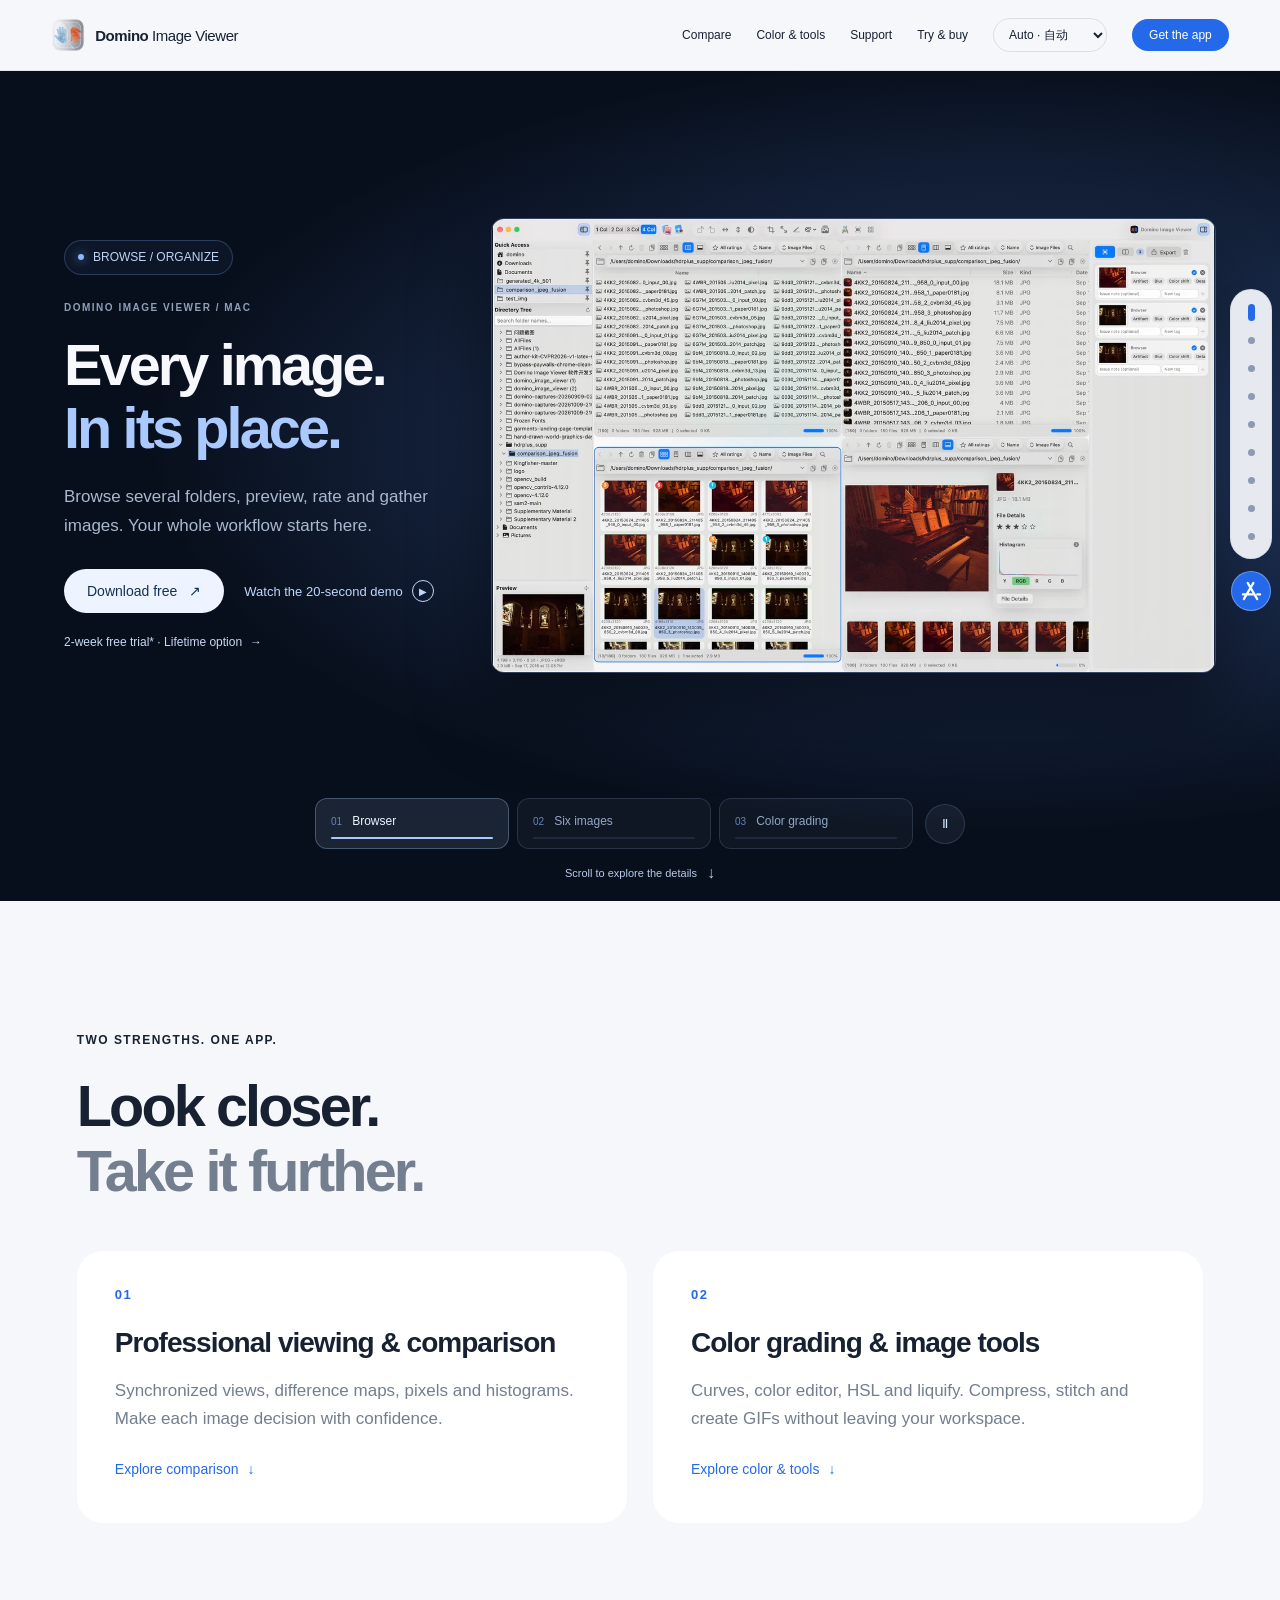
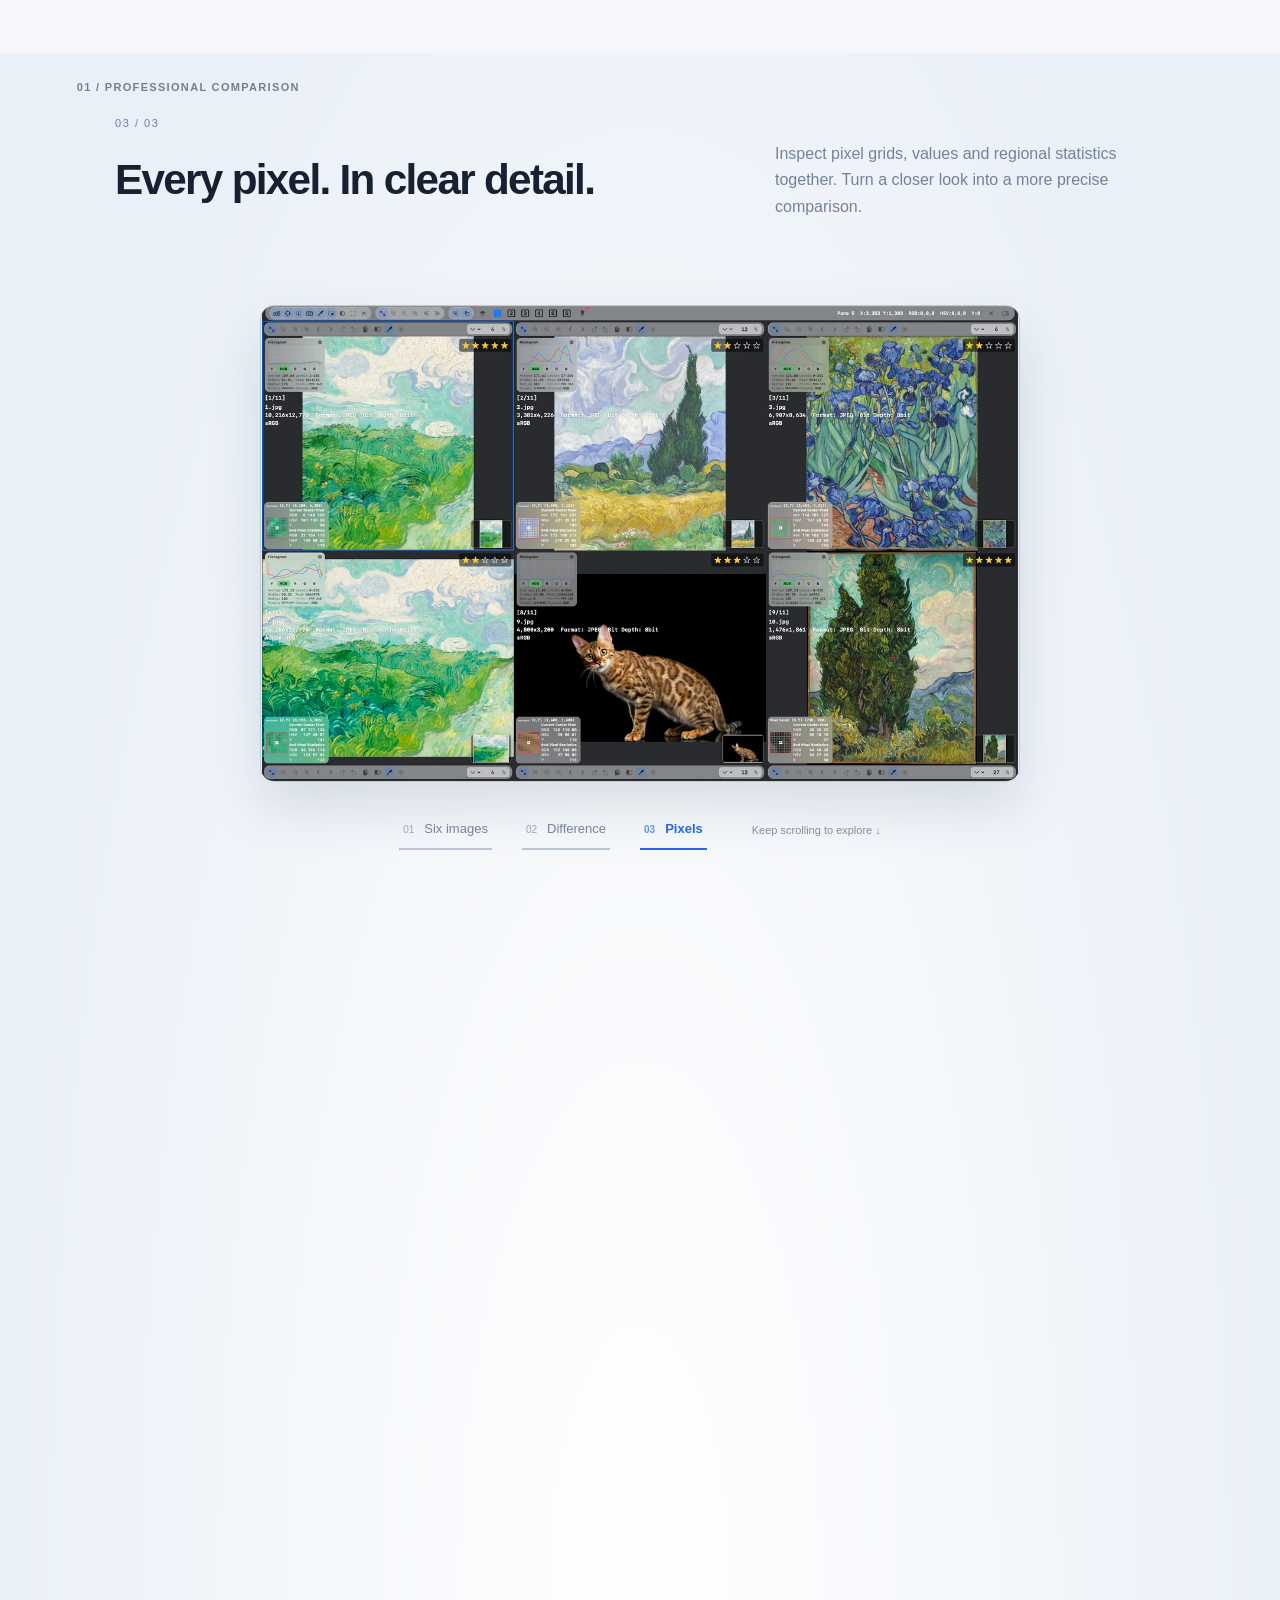
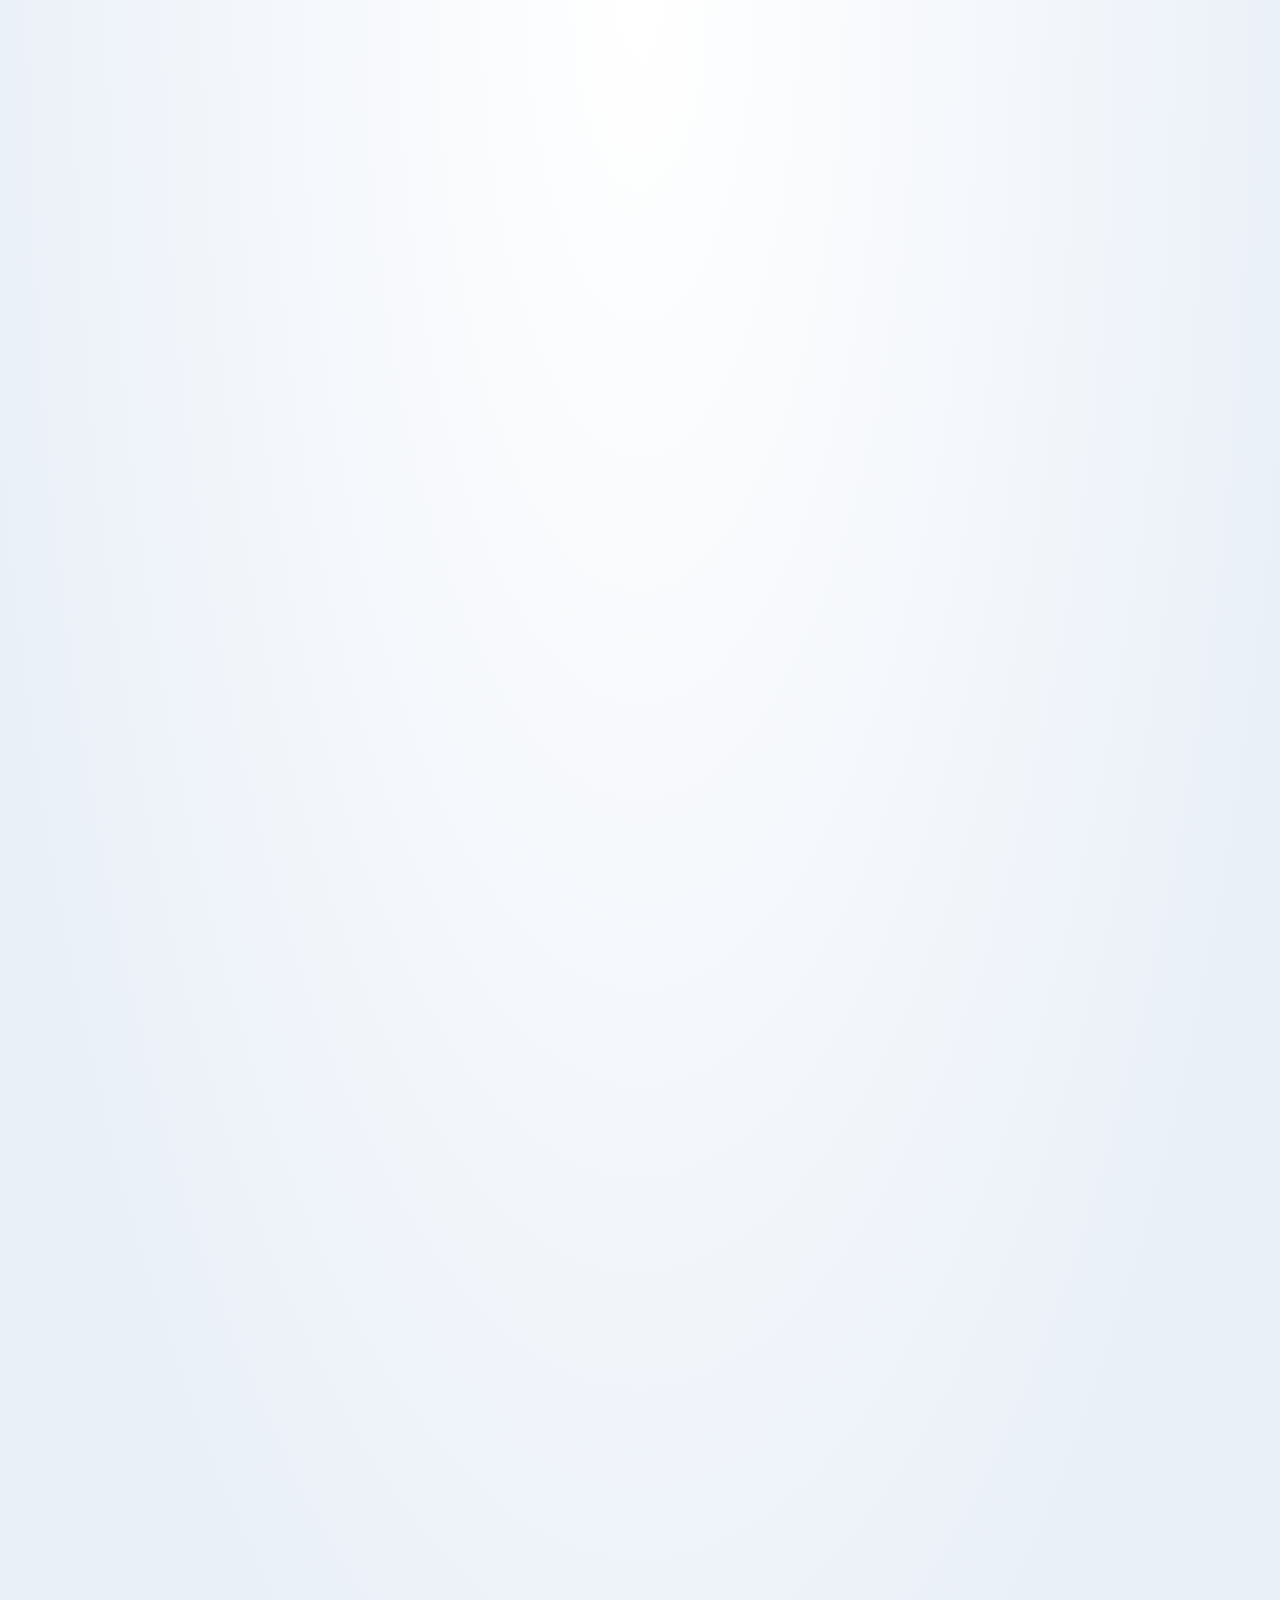
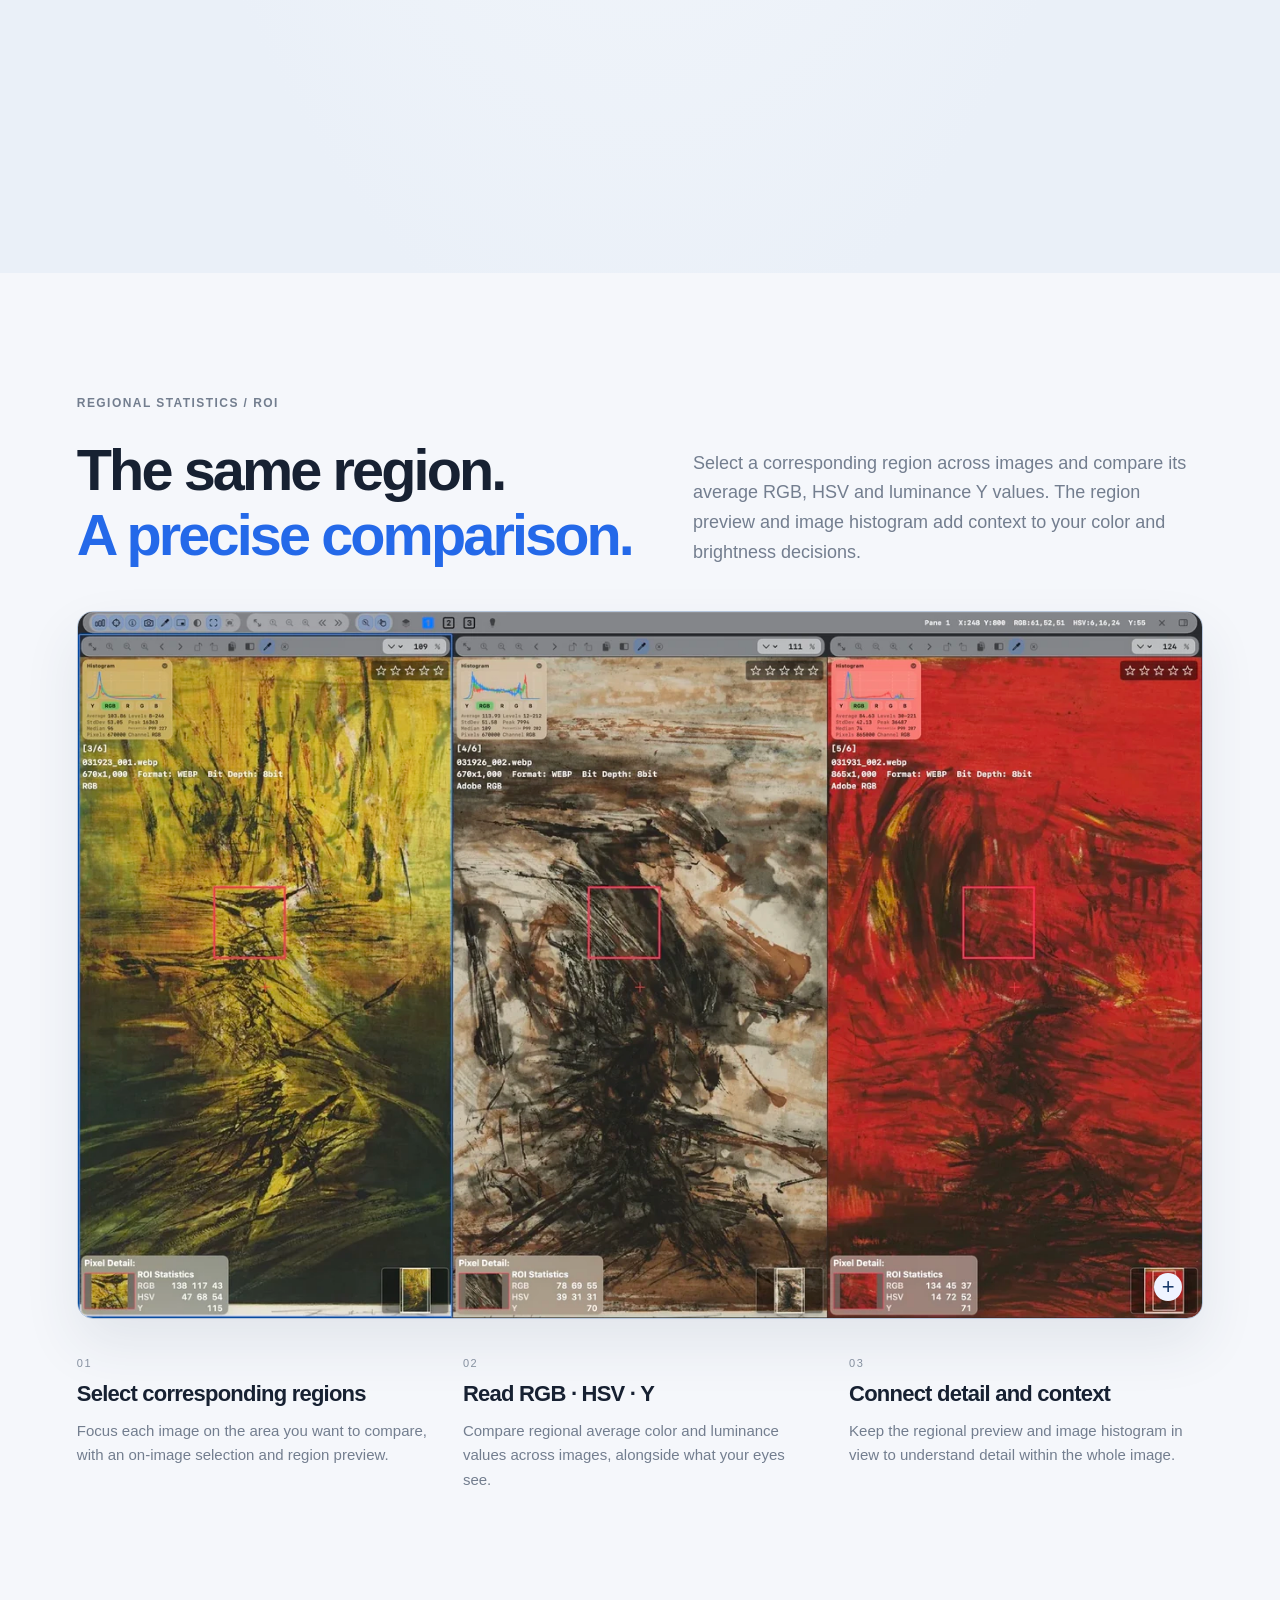
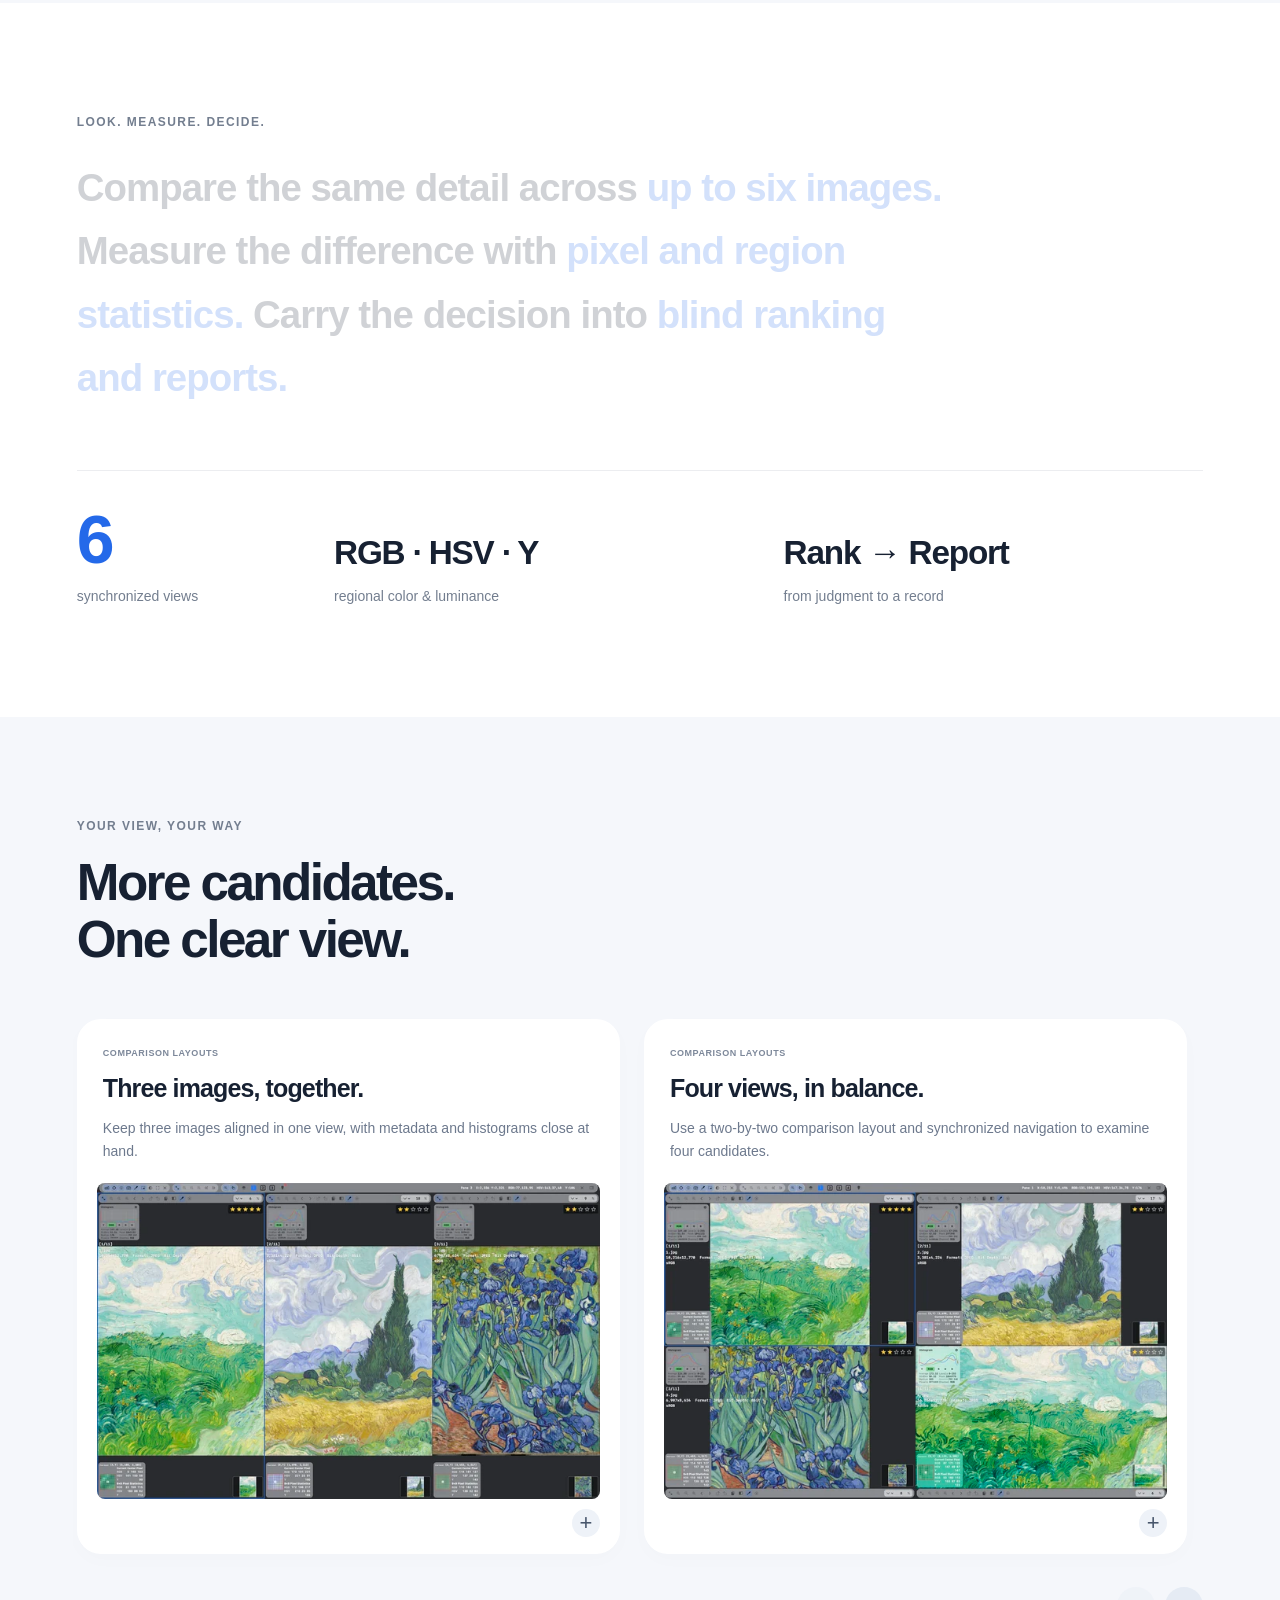
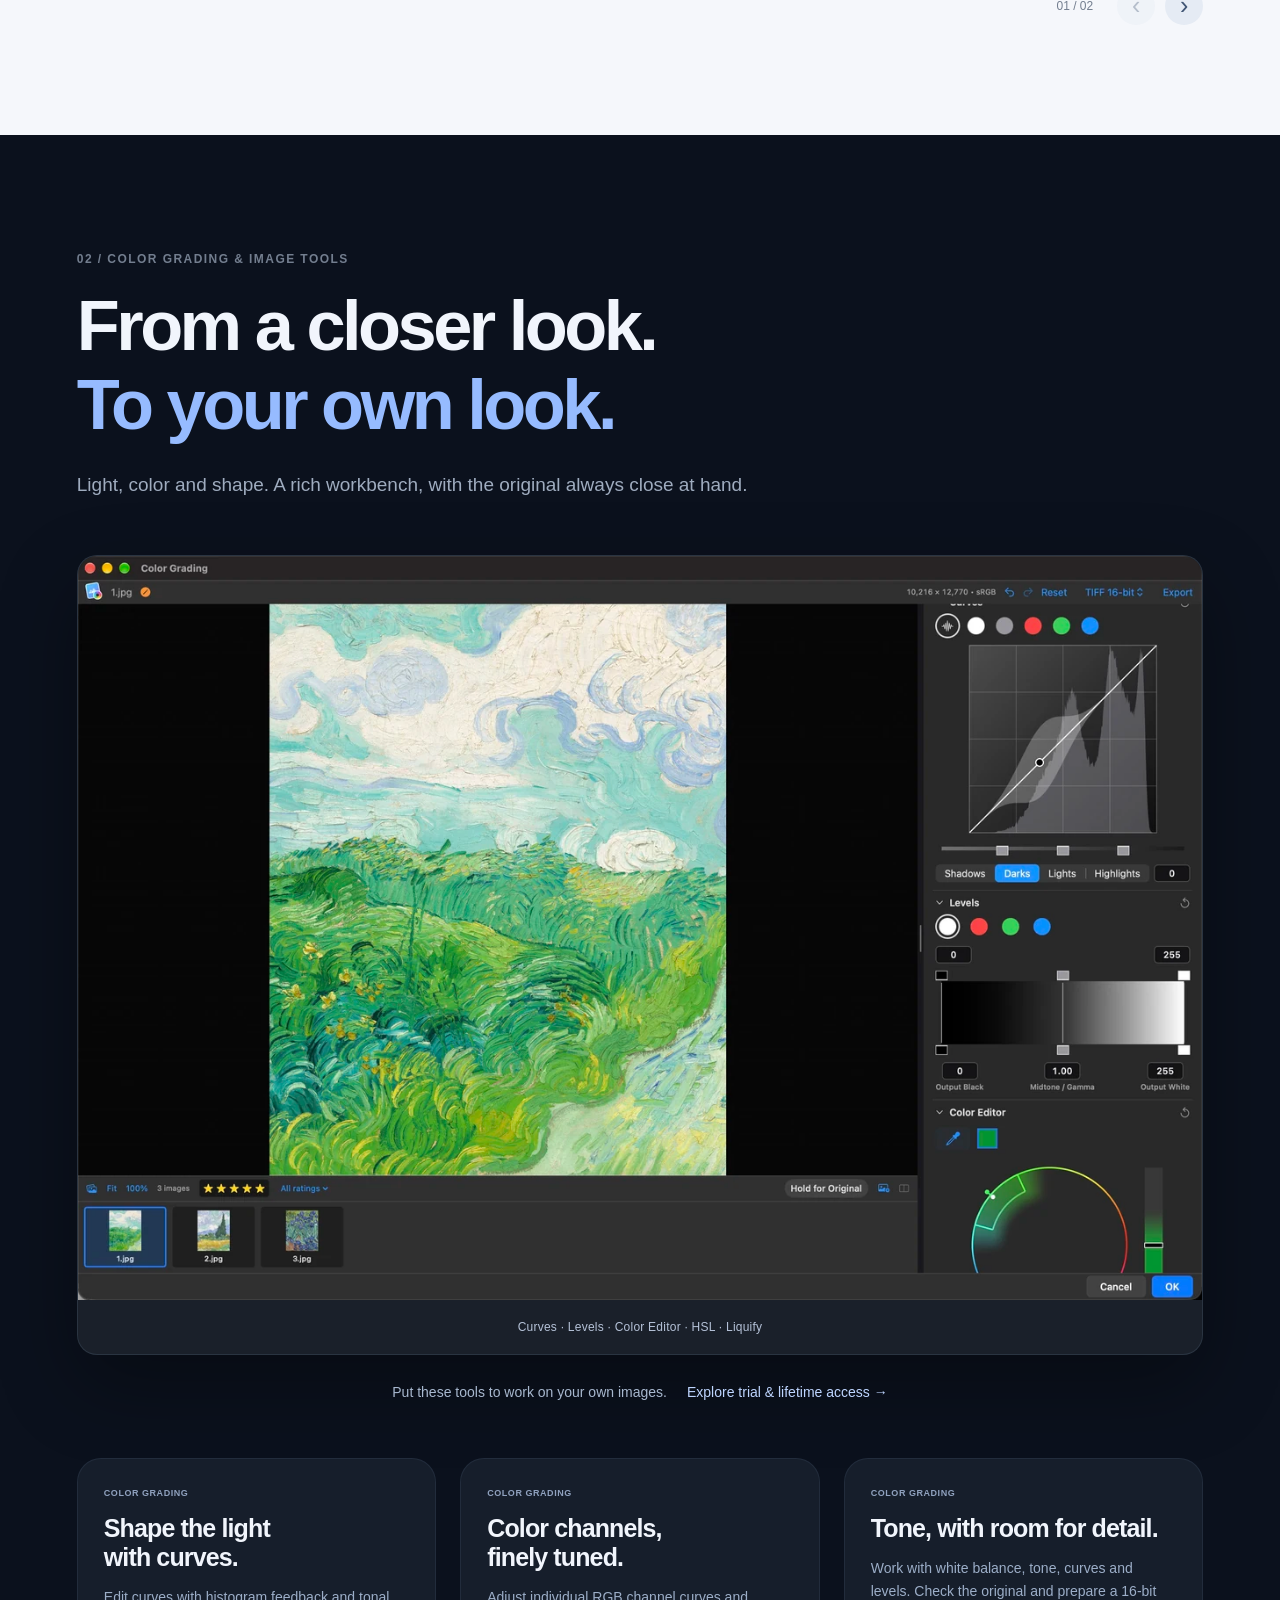
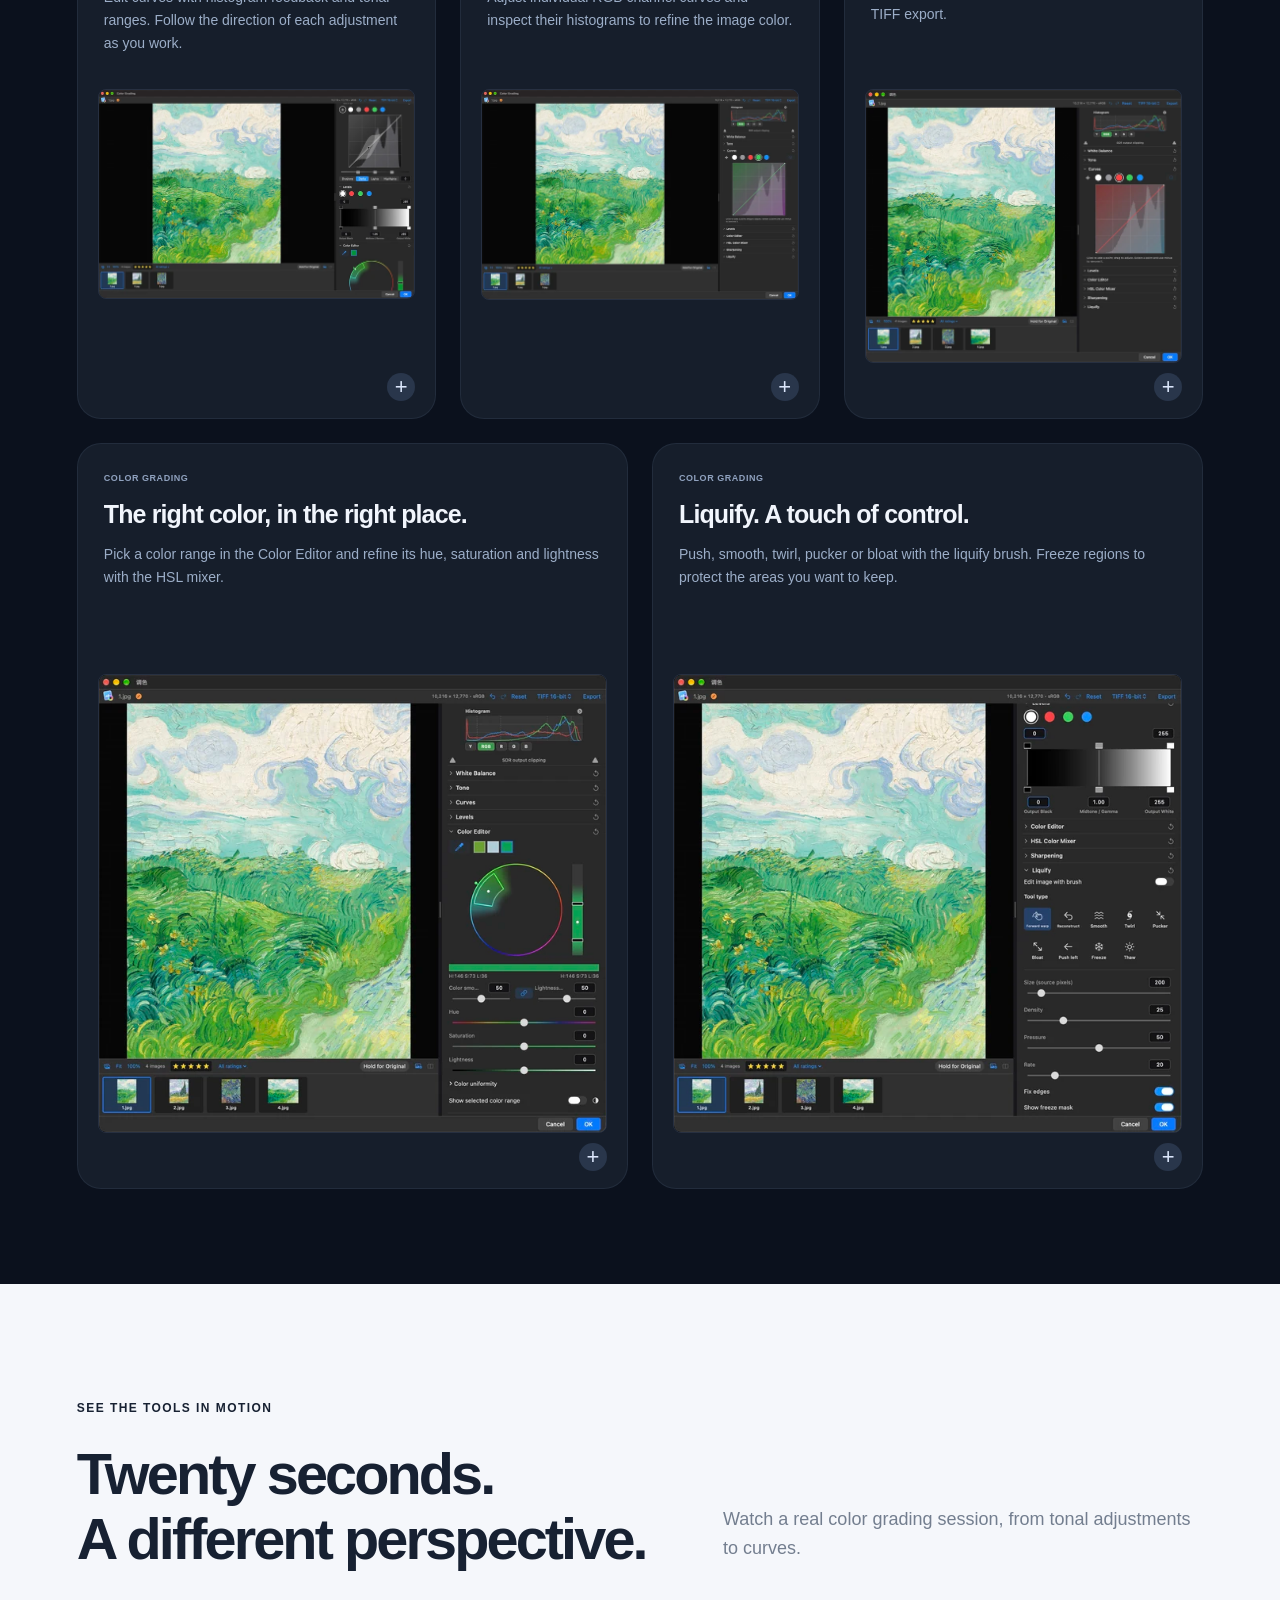
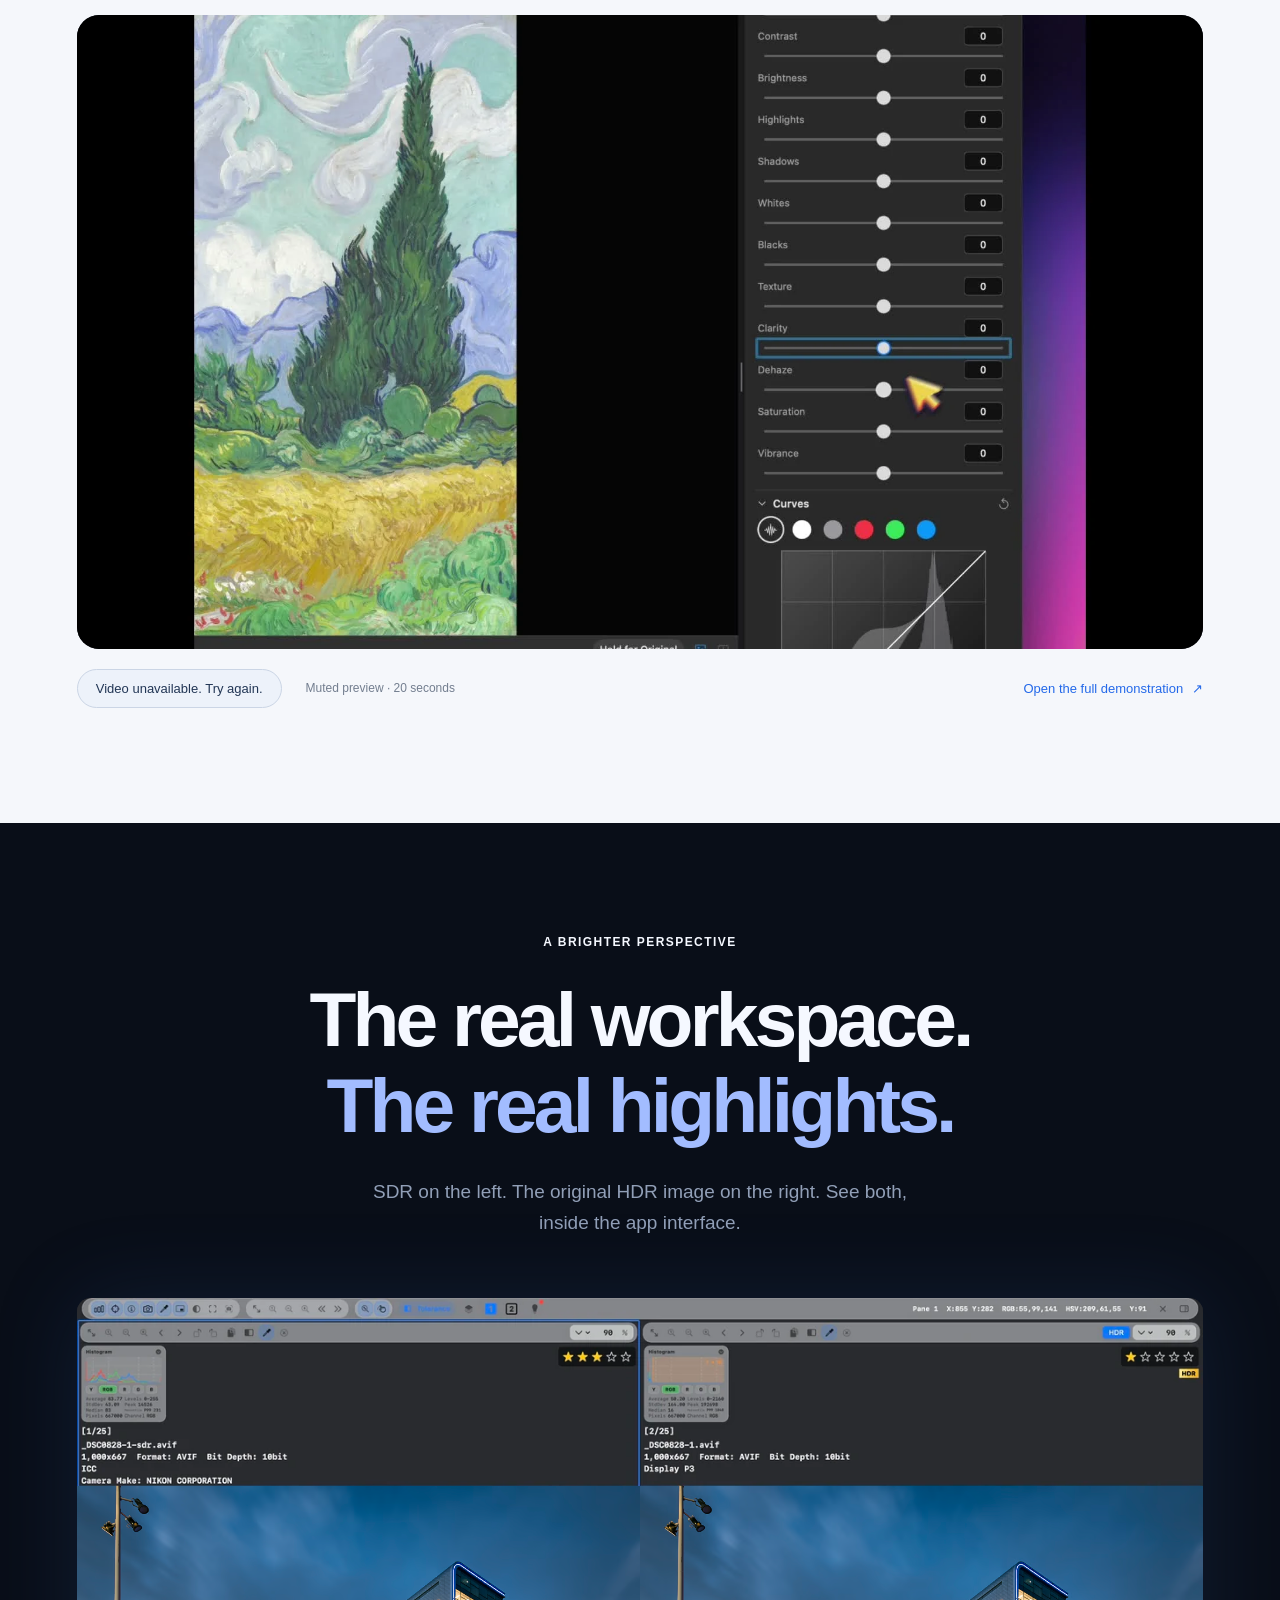
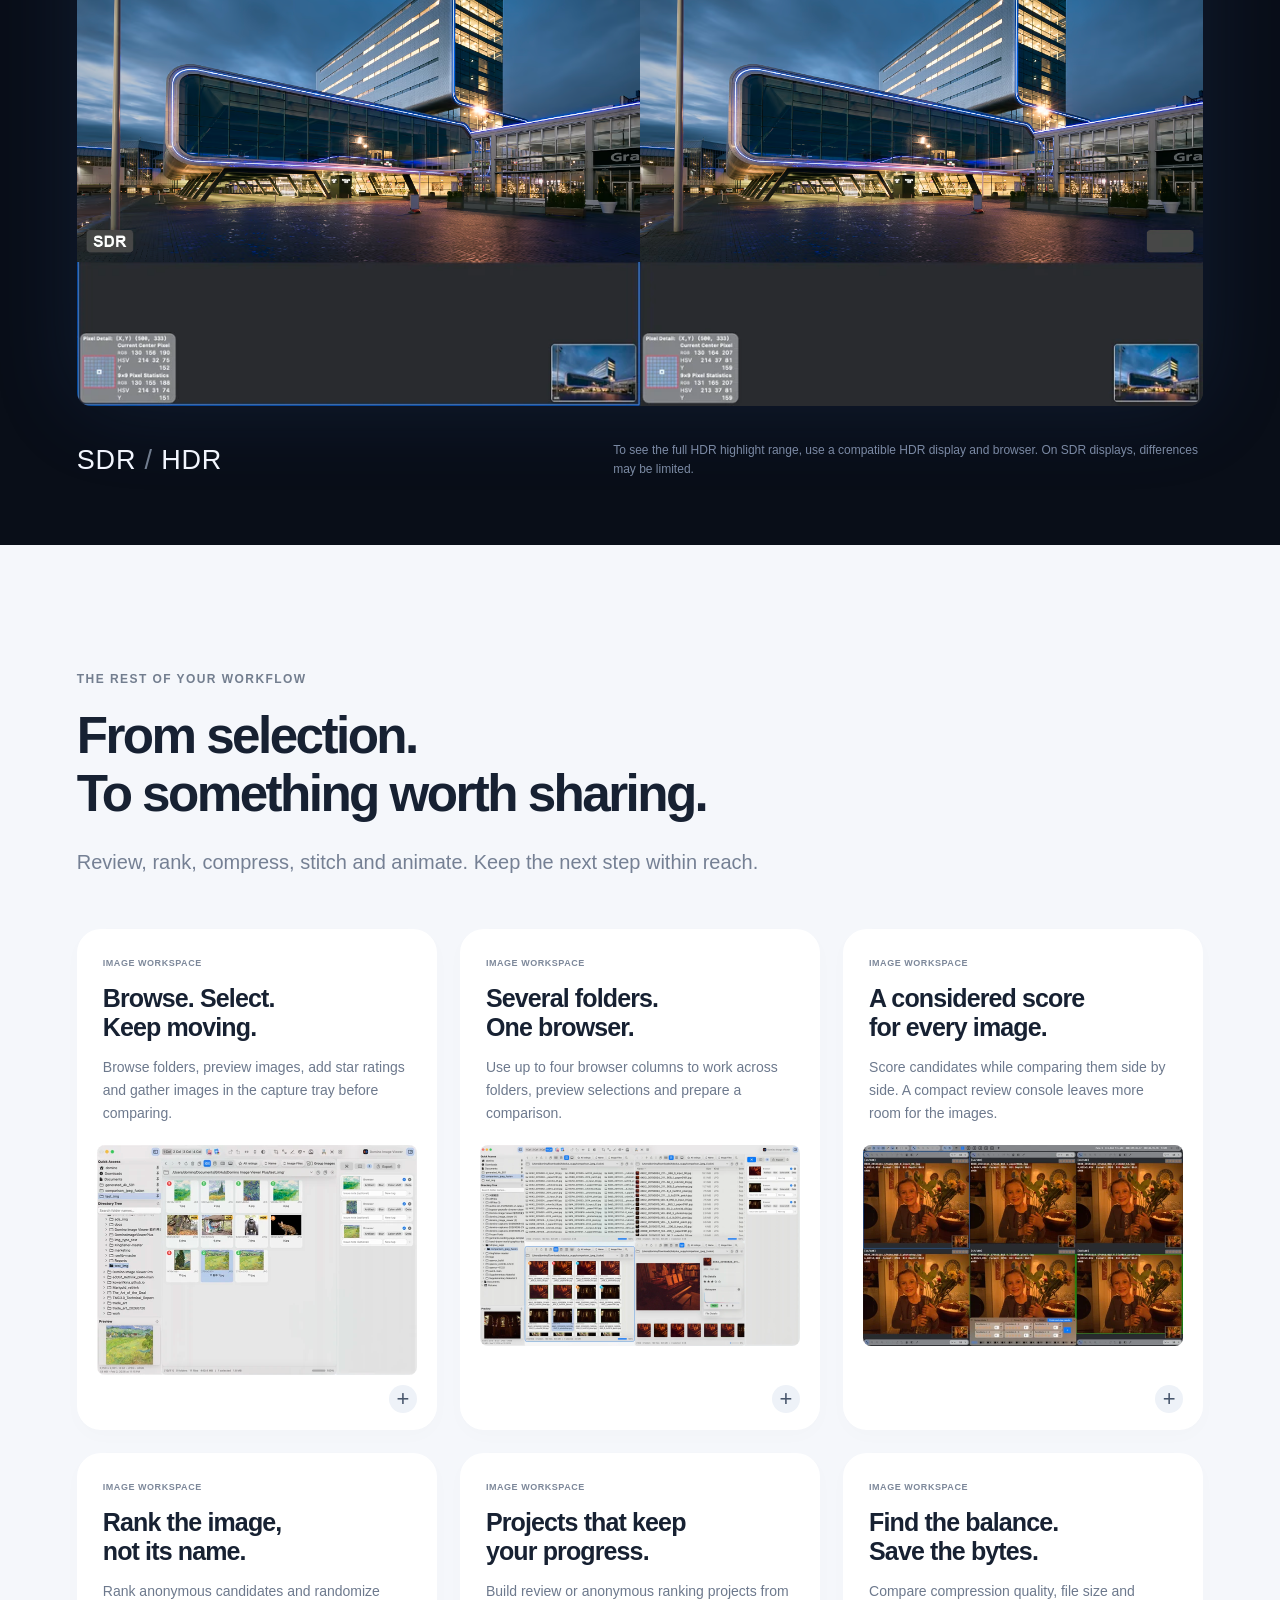
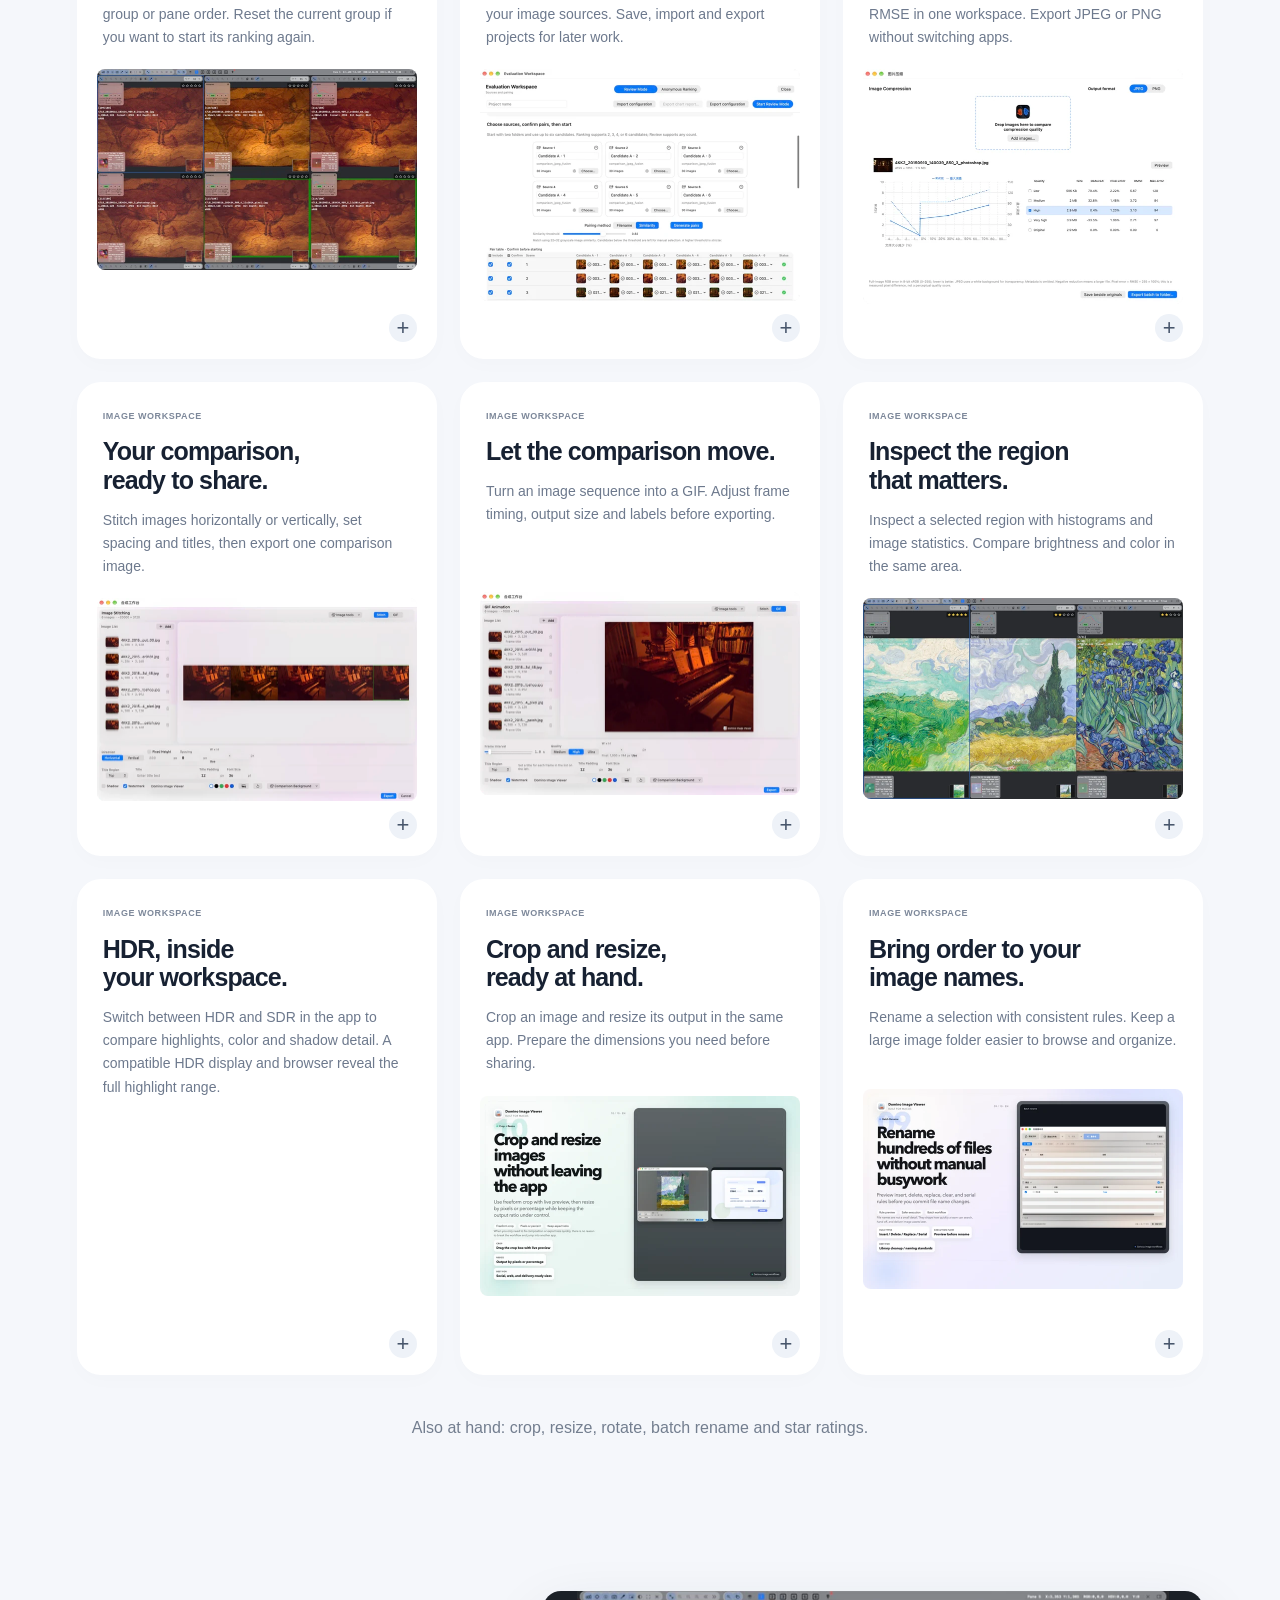
<file: index.html>
<!doctype html>
<html lang="en"><head><meta charset="utf-8"><meta name="viewport" content="width=device-width,initial-scale=1">
<meta name="theme-color" content="#f5f7fb"><meta name="description" content="Professional viewing and comparison for up to six images. Color grading, reviews and image tools in one Mac workspace.">
<meta name="robots" content="index, follow, max-image-preview:large"><meta name="google-site-verification" content="h6MM1TB0ump4s8JyRITyAZYUZx9gj3wXrHAfqCmx3oA"><meta name="baidu-site-verification" content="codeva-XblQrgUwwO">
<link rel="canonical" href="https://dominoimg.com/">
<link rel="alternate" hreflang="x-default" href="https://dominoimg.com/">
<link rel="alternate" hreflang="en" href="https://dominoimg.com/?lang=en">
<link rel="alternate" hreflang="zh-CN" href="https://dominoimg.com/?lang=zh">
<link rel="alternate" hreflang="ja" href="https://dominoimg.com/?lang=ja">
<link rel="alternate" hreflang="es" href="https://dominoimg.com/?lang=es">
<meta property="og:type" content="website"><meta property="og:site_name" content="Domino Image Viewer"><meta property="og:title" content="Domino Image Viewer — Compare with clarity. Create with color."><meta property="og:description" content="Up to six images. One color and image workspace for Mac."><meta property="og:url" content="https://dominoimg.com/"><meta property="og:image" content="https://dominoimg.com/assets/product/v173/1-en-1920.webp"><meta name="twitter:card" content="summary_large_image"><title>Domino Image Viewer — Compare with clarity. Create with color.</title><link rel="icon" href="assets/product/icon.webp"><link rel="manifest" href="site.webmanifest">
<script type="application/ld+json">{"@context":"https://schema.org","@type":"SoftwareApplication","name":"Domino Image Viewer","applicationCategory":"MultimediaApplication","operatingSystem":"macOS 14 or later","description":"Professional image viewing and comparison, color grading, review and image tools for Mac.","url":"https://dominoimg.com/","downloadUrl":"https://apps.apple.com/app/id6760245734","image":"https://dominoimg.com/assets/product/v173/1-en-1920.webp","offers":{"@type":"Offer","price":"0","priceCurrency":"USD","description":"Free download; subscription or lifetime in-app purchase unlocks full access."}}</script>
<!-- Microsoft Clarity -->
<script type="text/javascript">
    (function(c,l,a,r,i,t,y){
        c[a]=c[a]||function(){(c[a].q=c[a].q||[]).push(arguments)};
        t=l.createElement(r);t.async=1;t.src="https://www.clarity.ms/tag/"+i;
        y=l.getElementsByTagName(r)[0];y.parentNode.insertBefore(t,y);
    })(window, document, "clarity", "script", "yw6i3c0ef7");
</script>
<!-- Google Ads: conversion events are sent only by App Store link clicks. -->
<script async src="https://www.googletagmanager.com/gtag/js?id=AW-18453204567"></script>
<script>
    window.dataLayer = window.dataLayer || [];
    function gtag(){dataLayer.push(arguments);}
    gtag('js', new Date());
    gtag('config', 'AW-18453204567');
</script>
<script src="language.js"></script><link rel="stylesheet" href="styles.css?v=63b5fc44"><script src="locale-data.js?v=cf76780c" defer></script><script src="app.js?v=7e64b697" defer></script><script src="analytics.js?v=4e8a1cf9" defer></script>
<!-- Keep this deferred external tracker after the local interaction scripts. -->
<script defer src="https://cloud.umami.is/script.js" data-website-id="5f3394fe-7688-4e38-948f-5a4bad1f9cff"></script>
</head><body>
<a class="skip" href="#main"><span class="en">Skip to content</span><span class="zh">跳转到正文</span><span class="ja">本文へスキップ</span><span class="es">Saltar al contenido</span></a><header class="nav"><div class="nav-inner"><a class="brand" href="#"><img src="assets/product/icon.webp" width="34" height="34" alt=""><span>Domino <b>Image Viewer</b></span></a><nav aria-label="Main"><a href="#compare"><span class="en">Compare</span><span class="zh">专业对比</span><span class="ja">比較</span><span class="es">Comparar</span></a><a href="#grading"><span class="en">Color & tools</span><span class="zh">调色与工具</span><span class="ja">カラーとツール</span><span class="es">Color y herramientas</span></a><a href="#contact"><span class="en">Support</span><span class="zh">支持</span><span class="ja">サポート</span><span class="es">Soporte</span></a><a class="plans-nav" href="#plans"><span class="en">Try & buy</span><span class="zh">试用与买断</span><span class="ja">体験と購入</span><span class="es">Probar y comprar</span></a><select id="language" aria-label="Language / 语言 / 言語 / Idioma"><option value="auto">Auto · 自动</option><option value="zh">简体中文</option><option value="en">English</option><option value="ja">日本語</option><option value="es">Español</option></select><a class="button small" href="https://apps.apple.com/app/id6760245734"><span class="en">Get the app</span><span class="zh">获取 App</span><span class="ja">入手する</span><span class="es">Obtener</span></a></nav></div><div class="reading-progress"></div></header><main id="main">
<aside class="page-rail"><button id="rail-toggle" type="button" aria-expanded="false" aria-controls="rail-chapters" aria-label="Page chapters"><svg viewBox="0 0 24 24" aria-hidden="true"><path d="M8 6h11M8 12h11M8 18h11"/><path d="M4 6h.01M4 12h.01M4 18h.01"/></svg><span class="sr-only"><span class="en">Page chapters</span><span class="zh">章节导航</span><span class="ja">ページの目次</span><span class="es">Secciones de la página</span></span></button><nav id="rail-chapters" aria-label="Page chapters">
<a class="page-link" href="#overview" aria-label="Overview" aria-current=location><span class="rail-dot" aria-hidden="true"></span><span class="rail-label"><span class="en">Overview</span><span class="zh">首页概览</span><span class="ja">概要</span><span class="es">Inicio</span></span></a>
<a class="page-link" href="#compare" aria-label="Image comparison" ><span class="rail-dot" aria-hidden="true"></span><span class="rail-label"><span class="en">Image comparison</span><span class="zh">专业对比</span><span class="ja">画像比較</span><span class="es">Comparación</span></span></a>
<a class="page-link" href="#regional-statistics" aria-label="Regional statistics" ><span class="rail-dot" aria-hidden="true"></span><span class="rail-label"><span class="en">Regional statistics</span><span class="zh">局部统计</span><span class="ja">領域統計</span><span class="es">Estadísticas</span></span></a>
<a class="page-link" href="#grading" aria-label="Color grading" ><span class="rail-dot" aria-hidden="true"></span><span class="rail-label"><span class="en">Color grading</span><span class="zh">调色工具台</span><span class="ja">カラー調整</span><span class="es">Color</span></span></a>
<a class="page-link" href="#hdr" aria-label="HDR highlights" ><span class="rail-dot" aria-hidden="true"></span><span class="rail-label"><span class="en">HDR highlights</span><span class="zh">HDR 高光</span><span class="ja">HDR ハイライト</span><span class="es">Luz HDR</span></span></a>
<a class="page-link" href="#highlights" aria-label="Image tools" ><span class="rail-dot" aria-hidden="true"></span><span class="rail-label"><span class="en">Image tools</span><span class="zh">图像工具</span><span class="ja">画像ツール</span><span class="es">Herramientas</span></span></a>
<a class="page-link" href="#software-comparison" aria-label="Viewer comparison" ><span class="rail-dot" aria-hidden="true"></span><span class="rail-label"><span class="en">Viewer comparison</span><span class="zh">软件对比</span><span class="ja">ビューア比較</span><span class="es">Comparar visores</span></span></a>
<a class="page-link" href="#plans" aria-label="Trial &amp; lifetime" ><span class="rail-dot" aria-hidden="true"></span><span class="rail-label"><span class="en">Trial & lifetime</span><span class="zh">试用与买断</span><span class="ja">体験と購入</span><span class="es">Prueba y compra</span></span></a>
<a class="page-link" href="#contact" aria-label="Support" ><span class="rail-dot" aria-hidden="true"></span><span class="rail-label"><span class="en">Support</span><span class="zh">联系支持</span><span class="ja">サポート</span><span class="es">Soporte</span></span></a>
</nav><a class="rail-download" href="https://apps.apple.com/app/id6760245734" aria-label="Download on the App Store"><svg viewBox="0 0 24 24" aria-hidden="true"><path d="M8 3l10 17M14 3L4 20M3 15h11M18 15h3"/></svg><span class="rail-label"><span class="en">Download on the App Store</span><span class="zh">在 App Store 下载</span><span class="ja">App Store でダウンロード</span><span class="es">Descargar en el App Store</span></span></a></aside>
<section class="hero hero-carousel" id="overview" aria-roledescription="carousel" aria-label="Domino Image Viewer product highlights"><div class="hero-track" id="hero-track">
<article class="hero-slide is-active" data-banner="0" aria-roledescription="slide" aria-label="1 / 3" aria-hidden="false" ><div class="hero-slide-layout"><div class="hero-copy"><p class="hero-announcement"><i></i><span class="en">BROWSE / ORGANIZE</span><span class="zh">多栏主界面</span><span class="ja">閲覧 / 整理</span><span class="es">EXPLORA / ORGANIZA</span></p><p class="eyebrow">DOMINO IMAGE VIEWER / MAC</p><h1 class="hero-title"><span class="en">Every image.<br><em>In its place.</em></span><span class="zh">文件有序。<br><em>看图从容。</em></span><span class="ja">すべての画像を。<br><em>見やすく、ひとつに。</em></span><span class="es">Cada imagen.<br><em>En su lugar.</em></span></h1><p class="lead"><span class="en">Browse several folders, preview, rate and gather images. Your whole workflow starts here.</span><span class="zh">多栏文件浏览、预览与星级评级。把图片整理与专业查看，放进同一个工作台。</span><span class="ja">複数フォルダの閲覧、プレビュー、評価、画像の収集まで。この場所から始められます。</span><span class="es">Explora varias carpetas, previsualiza, puntúa y reúne imágenes. Todo empieza aquí.</span></p><div class="actions"><a class="button" href="https://apps.apple.com/app/id6760245734"><span class="en">Download free</span><span class="zh">免费下载体验</span><span class="ja">無料でダウンロード</span><span class="es">Descargar gratis</span> ↗</a><a class="text-link" href="assets/product/v173/grading-demo.mp4" data-film><span class="en">Watch the 20-second demo</span><span class="zh">观看 20 秒调色演示</span><span class="ja">20 秒のカラー調整デモ</span><span class="es">Ver la demo de 20 segundos</span> <span class="play-icon">▶</span></a></div><a class="hero-offer" href="#plans"><span class="en">2-week free trial* · Lifetime option</span><span class="zh">2 周免费试用* · 可选终生买断</span><span class="ja">2週間の無料体験* · 買い切りも選択可</span><span class="es">2 semanas gratis* · Opción de compra única</span> <span aria-hidden="true">→</span></a></div><div class="hero-stage"><div class="hero-window"><img data-image="10" src="assets/product/v173/10-en-1280.webp" srcset="assets/product/v173/10-en-640.webp 640w, assets/product/v173/10-en-1280.webp 1280w, assets/product/v173/10-en-1920.webp 1920w" sizes="(max-width: 900px) 92vw, 68vw" width="3600" height="2260" alt="Several folders. One browser." loading="eager" decoding="async" fetchpriority=high style="aspect-ratio:3600/2260"></div></div></div></article>
<article class="hero-slide " data-banner="1" aria-roledescription="slide" aria-label="2 / 3" aria-hidden="true" inert><div class="hero-slide-layout"><div class="hero-copy"><p class="hero-announcement"><i></i><span class="en">COMPARE / INSPECT</span><span class="zh">六图专业对比</span><span class="ja">比較 / 確認</span><span class="es">COMPARA / EXAMINA</span></p><p class="eyebrow">DOMINO IMAGE VIEWER / MAC</p><h2 class="hero-title"><span class="en">Six images.<br><em>Compare clearly.</em></span><span class="zh">最多六张。<br><em>差别，一眼见。</em></span><span class="ja">最大 6 枚を。<br><em>ひとつの視点で。</em></span><span class="es">Hasta seis imágenes.<br><em>Una vista clara.</em></span></h2><p class="lead"><span class="en">Synchronized zoom and pan. Difference maps, pixel grids and histograms. See what makes each image different.</span><span class="zh">同步缩放与平移，结合容差差异、像素网格与直方图。从整张画面，到每个像素。</span><span class="ja">同期ズーム・パン、差分、ピクセル、ヒストグラムで、一枚ごとの違いを確認。</span><span class="es">Zoom y desplazamiento sincronizados, diferencias, píxeles e histogramas. Observa cada cambio.</span></p><div class="actions"><a class="button" href="https://apps.apple.com/app/id6760245734"><span class="en">Download free</span><span class="zh">免费下载体验</span><span class="ja">無料でダウンロード</span><span class="es">Descargar gratis</span> ↗</a><a class="text-link" href="assets/product/v173/grading-demo.mp4" data-film><span class="en">Watch the 20-second demo</span><span class="zh">观看 20 秒调色演示</span><span class="ja">20 秒のカラー調整デモ</span><span class="es">Ver la demo de 20 segundos</span> <span class="play-icon">▶</span></a></div><a class="hero-offer" href="#plans"><span class="en">2-week free trial* · Lifetime option</span><span class="zh">2 周免费试用* · 可选终生买断</span><span class="ja">2週間の無料体験* · 買い切りも選択可</span><span class="es">2 semanas gratis* · Opción de compra única</span> <span aria-hidden="true">→</span></a></div><div class="hero-stage"><div class="hero-window"><img data-image="1" src="assets/product/v173/1-en-1280.webp" srcset="assets/product/v173/1-en-640.webp 640w, assets/product/v173/1-en-1280.webp 1280w, assets/product/v173/1-en-1920.webp 1920w" sizes="(max-width: 900px) 92vw, 68vw" width="3600" height="2260" alt="Six images. One perspective." loading="eager" decoding="async" fetchpriority=high style="aspect-ratio:3600/2260"></div></div></div></article>
<article class="hero-slide " data-banner="2" aria-roledescription="slide" aria-label="3 / 3" aria-hidden="true" inert><div class="hero-slide-layout"><div class="hero-copy"><p class="hero-announcement"><i></i><span class="en">COLOR / CREATE</span><span class="zh">调色工具台</span><span class="ja">カラー / 制作</span><span class="es">COLOR / CREA</span></p><p class="eyebrow">DOMINO IMAGE VIEWER / MAC</p><h2 class="hero-title"><span class="en">Fine control.<br><em>Visible results.</em></span><span class="zh">调得精细。<br><em>看得直观。</em></span><span class="ja">繊細な調整を。<br><em>見ながら、自在に。</em></span><span class="es">Control preciso.<br><em>Cambios visibles.</em></span></h2><p class="lead"><span class="en">Curves, levels, color editor, HSL and liquify. A rich color and image workbench, in one Mac app.</span><span class="zh">曲线、色阶、色彩编辑、HSL 与液化。丰富的调色与图像工具，一站完成。</span><span class="ja">カーブ、レベル、色域編集、HSL、ゆがみ。充実したツールを Mac アプリひとつで。</span><span class="es">Curvas, niveles, editor de color, HSL y licuar. Todo un espacio creativo en una app para Mac.</span></p><div class="actions"><a class="button" href="https://apps.apple.com/app/id6760245734"><span class="en">Download free</span><span class="zh">免费下载体验</span><span class="ja">無料でダウンロード</span><span class="es">Descargar gratis</span> ↗</a><a class="text-link" href="assets/product/v173/grading-demo.mp4" data-film><span class="en">Watch the 20-second demo</span><span class="zh">观看 20 秒调色演示</span><span class="ja">20 秒のカラー調整デモ</span><span class="es">Ver la demo de 20 segundos</span> <span class="play-icon">▶</span></a></div><a class="hero-offer" href="#plans"><span class="en">2-week free trial* · Lifetime option</span><span class="zh">2 周免费试用* · 可选终生买断</span><span class="ja">2週間の無料体験* · 買い切りも選択可</span><span class="es">2 semanas gratis* · Opción de compra única</span> <span aria-hidden="true">→</span></a></div><div class="hero-stage"><div class="hero-window"><img data-image="25" src="assets/product/v173/25-en-1280.webp" srcset="assets/product/v173/25-en-640.webp 640w, assets/product/v173/25-en-1280.webp 1280w, assets/product/v173/25-en-1920.webp 1920w" sizes="(max-width: 900px) 92vw, 68vw" width="3000" height="1984" alt="Color grading console with curves, levels and a visual color editor" loading="eager" decoding="async" fetchpriority=high style="aspect-ratio:3000/1984"></div></div></div></article>
</div><div class="hero-controls"><div class="banner-tabs" role="group" aria-label="Product highlights">
<button type="button" data-banner-to="0" aria-pressed="true"><span class="banner-index">01</span><span class="en">Browser</span><span class="zh">多栏主界面</span><span class="ja">ブラウザ</span><span class="es">Navegador</span><span class="banner-progress" aria-hidden="true"></span></button>
<button type="button" data-banner-to="1" aria-pressed="false"><span class="banner-index">02</span><span class="en">Six images</span><span class="zh">六图对比</span><span class="ja">6 枚比較</span><span class="es">Seis imágenes</span><span class="banner-progress" aria-hidden="true"></span></button>
<button type="button" data-banner-to="2" aria-pressed="false"><span class="banner-index">03</span><span class="en">Color grading</span><span class="zh">调色台</span><span class="ja">カラー調整</span><span class="es">Color</span><span class="banner-progress" aria-hidden="true"></span></button>
</div><button type="button" id="banner-pause" class="banner-pause" aria-pressed="false" aria-label="Pause automatic slides">Ⅱ</button></div><a class="hero-scroll-cue" href="#compare"><span class="en">Scroll to explore the details</span><span class="zh">向下探索，逐一看清</span><span class="ja">スクロールして詳しく見る</span><span class="es">Desplázate y descubre los detalles</span><i aria-hidden="true">↓</i></a></section>
<section class="intro wrap" data-reveal><p class="eyebrow"><span class="en">TWO STRENGTHS. ONE APP.</span><span class="zh">两大核心，一个应用。</span><span class="ja">ふたつの強みを、ひとつに。</span><span class="es">DOS PILARES. UNA APP.</span></p><h2><span class="en">Look closer.<br><span class="muted">Take it further.</span></span><span class="zh">看得更细。<br><span class="muted">也做得更多。</span></span><span class="ja">もっと細かく。<br><span class="muted">もっと自由に。</span></span><span class="es">Mira más de cerca.<br><span class="muted">Llega más lejos.</span></span></h2><div class="core-grid"><a href="#compare" class="core-card"><span class="core-number">01</span><h3><span class="en">Professional viewing & comparison</span><span class="zh">专业查看与对比</span><span class="ja">本格的な閲覧と比較</span><span class="es">Visualización y comparación profesional</span></h3><p><span class="en">Synchronized views, difference maps, pixels and histograms. Make each image decision with confidence.</span><span class="zh">同步多图、容差差异、像素网格与直方图。从整体到局部，让每一次判断都有依据。</span><span class="ja">同期表示、差分マップ、ピクセル、ヒストグラムで、画像をしっかり判断。</span><span class="es">Vistas sincronizadas, diferencias, píxeles e histogramas para decidir con confianza.</span></p><span class="text-link"><span class="en">Explore comparison</span><span class="zh">探索专业对比</span><span class="ja">比較を見る</span><span class="es">Explorar comparación</span> ↓</span></a><a href="#grading" class="core-card"><span class="core-number">02</span><h3><span class="en">Color grading & image tools</span><span class="zh">调色与图像工具</span><span class="ja">カラー調整と画像ツール</span><span class="es">Color y herramientas de imagen</span></h3><p><span class="en">Curves, color editor, HSL and liquify. Compress, stitch and create GIFs without leaving your workspace.</span><span class="zh">曲线、色彩编辑、HSL 与液化。压缩、拼图、GIF，无需来回切换工具。</span><span class="ja">カーブ、色域編集、HSL、ゆがみ。圧縮・結合・GIF 制作も同じ空間で。</span><span class="es">Curvas, editor de color, HSL y licuar. Comprime, une y crea GIF sin cambiar de app.</span></p><span class="text-link"><span class="en">Explore color & tools</span><span class="zh">探索调色与工具</span><span class="ja">カラーとツールを見る</span><span class="es">Explorar color y herramientas</span> ↓</span></a></div></section>
<section class="comparison cinematic-story" id="compare"><div class="compare-sticky"><div class="section-head wrap"><p class="eyebrow">01 / <span class="en">PROFESSIONAL COMPARISON</span><span class="zh">专业查看与对比</span><span class="ja">本格的な比較</span><span class="es">COMPARACIÓN PROFESIONAL</span></p><h2 class="story-section-title"><span class="en">Look closer. See more.</span><span class="zh">看得更细，也看得更清。</span><span class="ja">もっと細かく、もっとクリアに。</span><span class="es">Mira más de cerca. Ve más.</span></h2></div><div class="comparison-shell wrap"><div class="compare-caption"><span class="chapter" id="story-step">01 / 03</span><h3 id="scene-title">Six images. One clear comparison.</h3><p id="scene-copy">Compare two to six images with synchronized zoom and pan.</p></div><div class="compare-screens">
<article class="scene-frame" data-story-frame="0" id="panel-0" role="tabpanel" aria-labelledby="tab-0"><header class="scene-mobile-caption"><span class="chapter">01 / 03</span><h3><span class="en">Six images.<br>One clear comparison.</span><span class="zh">六图，同一视野。</span><span class="ja">6 枚を、ひとつの視点で。</span><span class="es">Seis imágenes.<br>Una comparación clara.</span></h3><p><span class="en">Compare up to six images with synchronized zoom and pan. Keep each version on the same detail.</span><span class="zh">最多六张图片同步缩放与平移。比较版本、筛选作品，让每张图都聚焦同一处细节。</span><span class="ja">最大 6 枚を同期ズーム・パンで比較。同じ細部を見ながら、候補や仕上がりを選べます。</span><span class="es">Compara hasta seis imágenes con zoom y desplazamiento sincronizados, siempre sobre el mismo detalle.</span></p></header><div class="screen"><img data-image="1" src="assets/product/v173/1-en-1280.webp" srcset="assets/product/v173/1-en-640.webp 640w, assets/product/v173/1-en-1280.webp 1280w, assets/product/v173/1-en-1920.webp 1920w" sizes="(max-width: 900px) 92vw, 1050px" width="3600" height="2260" alt="Six images. One perspective." loading="lazy" decoding="async"  style="aspect-ratio:3600/2260"></div></article>
<article class="scene-frame" data-story-frame="1" id="panel-1" role="tabpanel" aria-labelledby="tab-1"><header class="scene-mobile-caption"><span class="chapter">02 / 03</span><h3><span class="en">Small changes.<br>Clearly visible.</span><span class="zh">差异，不再靠猜。</span><span class="ja">小さな違いを、はっきりと。</span><span class="es">Cambios pequeños.<br>Claramente visibles.</span></h3><p><span class="en">Keep originals beside a difference map. Adjust tolerance to examine changes between two images.</span><span class="zh">原图与差异图并排呈现，调整容差阈值，检查两张图之间的细节变化。</span><span class="ja">元画像と差分マップを並べ、しきい値を調整して変化を確認できます。</span><span class="es">Muestra los originales junto al mapa de diferencias y ajusta la tolerancia para examinar los cambios.</span></p></header><div class="screen"><img data-image="2" src="assets/product/v173/2-en-1280.webp" srcset="assets/product/v173/2-en-640.webp 640w, assets/product/v173/2-en-1280.webp 1280w, assets/product/v173/2-en-1920.webp 1920w" sizes="(max-width: 900px) 92vw, 1050px" width="3600" height="2260" alt="Differences, made visible." loading="lazy" decoding="async"  style="aspect-ratio:3600/2260"></div></article>
<article class="scene-frame" data-story-frame="2" id="panel-2" role="tabpanel" aria-labelledby="tab-2"><header class="scene-mobile-caption"><span class="chapter">03 / 03</span><h3><span class="en">Every pixel.<br>In clear detail.</span><span class="zh">每个像素，都值得看清。</span><span class="ja">ピクセルまで、くっきりと。</span><span class="es">Cada píxel.<br>Con todo detalle.</span></h3><p><span class="en">At high zoom, examine the pixel grid and color values. See where each fine difference comes from.</span><span class="zh">高倍率下显示像素网格与颜色数值，观察边缘、纹理和处理痕迹，追踪细微差异。</span><span class="ja">高倍率でピクセルグリッドと色の数値を表示。輪郭や質感の細かな違いを確認できます。</span><span class="es">Amplía para ver la cuadrícula y los valores de color de cada píxel y localizar diferencias sutiles.</span></p></header><div class="screen"><img data-image="9" src="assets/product/v173/9-en-1280.webp" srcset="assets/product/v173/9-en-640.webp 640w, assets/product/v173/9-en-1280.webp 1280w, assets/product/v173/9-en-1920.webp 1920w" sizes="(max-width: 900px) 92vw, 1050px" width="3600" height="2260" alt="Down to the individual pixel." loading="lazy" decoding="async"  style="aspect-ratio:3600/2260"></div></article>
<div class="story-orbit" aria-hidden="true"></div></div></div><div class="story-navigation wrap"><div class="scene-tabs" role="tablist" aria-label="Comparison views">
<button role="tab" id="tab-0" aria-controls="panel-0" aria-selected="true" tabindex="0" data-scene="0"><span>01</span><span class="en">Six images</span><span class="zh">六图同屏</span><span class="ja">6 枚比較</span><span class="es">Seis imágenes</span></button>
<button role="tab" id="tab-1" aria-controls="panel-1" aria-selected="false" tabindex="-1" data-scene="1"><span>02</span><span class="en">Difference</span><span class="zh">容差对比</span><span class="ja">差分</span><span class="es">Diferencias</span></button>
<button role="tab" id="tab-2" aria-controls="panel-2" aria-selected="false" tabindex="-1" data-scene="2"><span>03</span><span class="en">Pixels</span><span class="zh">像素网格</span><span class="ja">ピクセル</span><span class="es">Píxeles</span></button>
</div><p class="scroll-hint"><span class="en">Keep scrolling to explore</span><span class="zh">继续滚动，逐一看清</span><span class="ja">スクロールで順番に見る</span><span class="es">Sigue desplazándote para explorar</span> ↓</p></div></div></section>
<section class="roi-section" id="regional-statistics"><div class="wrap"><div class="roi-heading" data-reveal><p class="eyebrow"><span class="en">REGIONAL STATISTICS / ROI</span><span class="zh">局部区域统计 / ROI</span><span class="ja">領域統計 / ROI</span><span class="es">ESTADÍSTICAS DE REGIÓN / ROI</span></p><h2><span class="en">The same region.<br><em>A precise comparison.</em></span><span class="zh">同一处局部。<br><em>比较，更有依据。</em></span><span class="ja">同じ領域を。<br><em>数値で、比べる。</em></span><span class="es">La misma región.<br><em>Una comparación precisa.</em></span></h2><p><span class="en">Select a corresponding region across images and compare its average RGB, HSV and luminance Y values. The region preview and image histogram add context to your color and brightness decisions.</span><span class="zh">框选多图中的对应区域，比较区域平均 RGB、HSV 与亮度 Y 数值。结合选区预览和图像直方图，让局部色彩、明暗与版本差异的判断更有依据。</span><span class="ja">複数画像の対応する領域を選び、平均 RGB、HSV、輝度 Y を比較。領域プレビューと画像のヒストグラムを合わせて、色や明るさの違いを確認できます。</span><span class="es">Selecciona una región correspondiente en varias imágenes y compara sus valores medios RGB, HSV y luminancia Y. La vista de la región y el histograma de la imagen aportan contexto al color y al brillo.</span></p></div><a class="roi-visual" href="#detail-24" data-detail="24" data-reveal><img data-image="24" src="assets/product/v173/24-en-1280.webp" srcset="assets/product/v173/24-en-640.webp 640w, assets/product/v173/24-en-1280.webp 1280w, assets/product/v173/24-en-1920.webp 1920w" sizes="(max-width: 700px) 90vw, 1180px" width="3600" height="2260" alt="Regional statistics with RGB, HSV and Y values in the English interface" loading="lazy" decoding="async"  style="aspect-ratio:3600/2260"><span class="plus" aria-hidden="true">+</span><span class="sr-only"><span class="en">Explore regional statistics</span><span class="zh">查看局部区域统计详情</span><span class="ja">領域統計を見る</span><span class="es">Explorar estadísticas de región</span></span></a><div class="roi-facts" data-reveal>
<div><span class="chapter">01</span><h3><span class="en">Select corresponding regions</span><span class="zh">框选对应区域</span><span class="ja">対応する領域を選ぶ</span><span class="es">Selecciona regiones correspondientes</span></h3><p><span class="en">Focus each image on the area you want to compare, with an on-image selection and region preview.</span><span class="zh">在多图中聚焦需要比较的局部，通过画面选框和区域预览，确认观察位置。</span><span class="ja">選択枠と領域プレビューで、各画像の比較したい位置を確認。</span><span class="es">Centra cada imagen en el área a comparar con la selección y su vista previa.</span></p></div>
<div><span class="chapter">02</span><h3><span class="en">Read RGB · HSV · Y</span><span class="zh">读取 RGB · HSV · Y</span><span class="ja">RGB・HSV・Y を確認</span><span class="es">Consulta RGB · HSV · Y</span></h3><p><span class="en">Compare regional average color and luminance values across images, alongside what your eyes see.</span><span class="zh">比较选区平均颜色与亮度数值，让色偏、明暗的判断有直观数据参考。</span><span class="ja">領域の平均色と輝度を画像間で比べ、見た目の判断を数値で補う。</span><span class="es">Compara el color medio y la luminancia de la región para apoyar la inspección visual.</span></p></div>
<div><span class="chapter">03</span><h3><span class="en">Connect detail and context</span><span class="zh">局部与整体，结合判断</span><span class="ja">細部と全体をつなぐ</span><span class="es">Combina detalle y contexto</span></h3><p><span class="en">Keep the regional preview and image histogram in view to understand detail within the whole image.</span><span class="zh">结合区域预览与图像直方图，同时理解局部细节和整张图片的分布。</span><span class="ja">領域プレビューと画像のヒストグラムで、細部を全体の中で捉える。</span><span class="es">La vista de la región y el histograma ayudan a situar el detalle en toda la imagen.</span></p></div>
</div></div></section>
<section class="workflow-statement"><div class="wrap"><p class="eyebrow" data-reveal><span class="en">LOOK. MEASURE. DECIDE.</span><span class="zh">观察、量化，再判断。</span><span class="ja">見て、測って、判断する。</span><span class="es">OBSERVA. MIDE. DECIDE.</span></p><p class="scroll-copy" data-progress-copy><span class="en"><span class="scroll-phrase">Compare the same detail across <strong>up to six images.</strong></span> <span class="scroll-phrase">Measure the difference with <strong>pixel and region statistics.</strong></span> <span class="scroll-phrase">Carry the decision into <strong>blind ranking and reports.</strong></span></span><span class="zh"><span class="scroll-phrase">让 <strong>最多六张图</strong>，聚焦同一处细节。</span><span class="scroll-phrase">用 <strong>像素与区域统计</strong>，为差异找到依据。</span><span class="scroll-phrase">再把判断，带入 <strong>匿名排序与评审报告。</strong></span></span><span class="ja"><span class="scroll-phrase"><strong>最大6枚の画像</strong>で、同じ細部を見る。</span> <span class="scroll-phrase"><strong>ピクセル・領域統計</strong>で、違いを確かめる。</span> <span class="scroll-phrase"><strong>匿名順位付けとレポート</strong>へ、判断をつなぐ。</span></span><span class="es"><span class="scroll-phrase">Compara el mismo detalle en <strong>hasta seis imágenes.</strong></span> <span class="scroll-phrase">Mide las diferencias con <strong>píxeles y estadísticas regionales.</strong></span> <span class="scroll-phrase">Decide con <strong>ranking ciego e informes.</strong></span></span></p><div class="workflow-facts"><div data-reveal><strong>6</strong><span><span class="en">synchronized views</span><span class="zh">同步视图</span><span class="ja">同期ビュー</span><span class="es">vistas sincronizadas</span></span></div><div data-reveal><strong>RGB · HSV · Y</strong><span><span class="en">regional color & luminance</span><span class="zh">区域色彩与亮度</span><span class="ja">領域の色と輝度</span><span class="es">color y luminancia regional</span></span></div><div data-reveal><strong>Rank → Report</strong><span><span class="en">from judgment to a record</span><span class="zh">从判断，到可分享的记录</span><span class="ja">判断を、共有できる記録に</span><span class="es">de la decisión al registro</span></span></div></div></div></section>
<section class="layouts wrap"><div class="section-head" data-reveal><p class="eyebrow"><span class="en">YOUR VIEW, YOUR WAY</span><span class="zh">按你的方式，排布视野。</span><span class="ja">見たい形で、並べる。</span><span class="es">TU VISTA, A TU MANERA</span></p><h2><span class="en">More candidates.<br>One clear view.</span><span class="zh">更多候选。<br>一样清晰。</span><span class="ja">候補を増やしても。<br>見やすく、ひとつに。</span><span class="es">Más candidatos.<br>Una vista clara.</span></h2></div><div class="feature-carousel" data-feature-carousel><div class="feature-grid" tabindex="0" aria-label="Comparison layout gallery"><article class="feature-card" data-reveal><a href="#detail-13" class="feature-open" data-detail="13"><div class="card-copy"><p class="eyebrow"><span class="en">COMPARISON LAYOUTS</span><span class="zh">多图布局</span><span class="ja">比較レイアウト</span><span class="es">VISTAS DE COMPARACIÓN</span></p><h3><span class="en">Three images, together.</span><span class="zh">三图并排，直观比较。</span><span class="ja">3 枚を、横に並べて。</span><span class="es">Tres imágenes, juntas.</span></h3><p class="card-description"><span class="en">Keep three images aligned in one view, with metadata and histograms close at hand.</span><span class="zh">三张图片并排查看，结合元数据与直方图，清晰比较画面及数据差异。</span><span class="ja">3 枚を並べ、メタデータとヒストグラムも合わせて確認できます。</span><span class="es">Alinea tres imágenes con metadatos e histogramas a mano.</span></p></div><div class="card-image"><img data-image="13" src="assets/product/v173/13-en-1280.webp" srcset="assets/product/v173/13-en-640.webp 640w, assets/product/v173/13-en-1280.webp 1280w, assets/product/v173/13-en-1920.webp 1920w" sizes="(max-width: 600px) 90vw, (max-width: 900px) 44vw, 360px" width="3600" height="2260" alt="Three images, together." loading="lazy" decoding="async"  style="aspect-ratio:3600/2260"></div><span class="plus" aria-hidden="true">+</span><span class="sr-only"><span class="en">Explore feature</span><span class="zh">查看功能详情</span><span class="ja">機能を見る</span><span class="es">Explorar función</span></span></a></article><article class="feature-card" data-reveal><a href="#detail-14" class="feature-open" data-detail="14"><div class="card-copy"><p class="eyebrow"><span class="en">COMPARISON LAYOUTS</span><span class="zh">多图布局</span><span class="ja">比較レイアウト</span><span class="es">VISTAS DE COMPARACIÓN</span></p><h3><span class="en">Four views, in balance.</span><span class="zh">四图对照，布局从容。</span><span class="ja">4 枚を、バランスよく。</span><span class="es">Cuatro vistas, en equilibrio.</span></h3><p class="card-description"><span class="en">Use a two-by-two comparison layout and synchronized navigation to examine four candidates.</span><span class="zh">两行两列的四图布局，配合同步操作，兼顾整体与局部观察。</span><span class="ja">2 × 2 のレイアウトと同期操作で、4 つの候補を確認できます。</span><span class="es">Examina cuatro candidatos en una cuadrícula de dos por dos con navegación sincronizada.</span></p></div><div class="card-image"><img data-image="14" src="assets/product/v173/14-en-1280.webp" srcset="assets/product/v173/14-en-640.webp 640w, assets/product/v173/14-en-1280.webp 1280w, assets/product/v173/14-en-1920.webp 1920w" sizes="(max-width: 600px) 90vw, (max-width: 900px) 44vw, 360px" width="3600" height="2260" alt="Four views, in balance." loading="lazy" decoding="async"  style="aspect-ratio:3600/2260"></div><span class="plus" aria-hidden="true">+</span><span class="sr-only"><span class="en">Explore feature</span><span class="zh">查看功能详情</span><span class="ja">機能を見る</span><span class="es">Explorar función</span></span></a></article><article class="feature-card" data-reveal><a href="#detail-15" class="feature-open" data-detail="15"><div class="card-copy"><p class="eyebrow"><span class="en">COMPARISON LAYOUTS</span><span class="zh">多图布局</span><span class="ja">比較レイアウト</span><span class="es">VISTAS DE COMPARACIÓN</span></p><h3><span class="en">Five candidates, a wider view.</span><span class="zh">五张候选，视野更完整。</span><span class="ja">5 枚で、比較の幅を広げる。</span><span class="es">Cinco candidatos, más perspectiva.</span></h3><p class="card-description"><span class="en">Compare five candidates in one workspace while keeping independent image controls available.</span><span class="zh">五张候选同屏比较，保留每张图片的独立操作，同时观察更多版本。</span><span class="ja">5 枚を一画面で比較。それぞれの画像を個別に操作できます。</span><span class="es">Compara cinco candidatos en un espacio con controles individuales para cada imagen.</span></p></div><div class="card-image"><img data-image="15" src="assets/product/v173/15-en-1280.webp" srcset="assets/product/v173/15-en-640.webp 640w, assets/product/v173/15-en-1280.webp 1280w, assets/product/v173/15-en-1920.webp 1920w" sizes="(max-width: 600px) 90vw, (max-width: 900px) 44vw, 360px" width="3600" height="2260" alt="Five candidates, a wider view." loading="lazy" decoding="async"  style="aspect-ratio:3600/2260"></div><span class="plus" aria-hidden="true">+</span><span class="sr-only"><span class="en">Explore feature</span><span class="zh">查看功能详情</span><span class="ja">機能を見る</span><span class="es">Explorar función</span></span></a></article></div><div class="gallery-controls"><span class="gallery-status" aria-live="polite">01 / 03</span><button type="button" data-gallery-prev aria-label="Previous layout" disabled>‹</button><button type="button" data-gallery-next aria-label="Next layout">›</button></div></div></section>
<section class="grading" id="grading"><div class="wrap"><div class="section-head" data-reveal><p class="eyebrow">02 / <span class="en">COLOR GRADING & IMAGE TOOLS</span><span class="zh">调色与图像工具</span><span class="ja">カラー調整と画像ツール</span><span class="es">COLOR Y HERRAMIENTAS</span></p><h2><span class="en">From a closer look.<br><em>To your own look.</em></span><span class="zh">从看清画面。<br><em>到调出自己的色彩。</em></span><span class="ja">よく見る、その先へ。<br><em>自分らしい色を。</em></span><span class="es">De mirar al detalle.<br><em>A crear tu estilo.</em></span></h2><p><span class="en">Light, color and shape. A rich workbench, with the original always close at hand.</span><span class="zh">明暗、色彩与形态，丰富工具在手。随时查看原图，在观察中调整，在调整中创作。</span><span class="ja">光、色、形を整える充実のツール。元画像を確認しながら仕上げられます。</span><span class="es">Luz, color y forma. Un espacio completo, con el original siempre a mano.</span></p></div><div class="grading-stage" data-reveal><a href="#detail-25" data-detail="25" aria-label="Explore color grading"><img data-image="25" src="assets/product/v173/25-en-1280.webp" srcset="assets/product/v173/25-en-640.webp 640w, assets/product/v173/25-en-1280.webp 1280w, assets/product/v173/25-en-1920.webp 1920w" sizes="(max-width: 700px) 90vw, 1180px" width="3000" height="1984" alt="Color grading console with curves, levels and a visual color editor" loading="lazy" decoding="async"  style="aspect-ratio:3000/1984"></a><span class="stage-caption"><span class="en">Curves · Levels · Color Editor · HSL · Liquify</span><span class="zh">曲线 · 色阶 · 色彩编辑器 · HSL · 液化</span><span class="ja">カーブ · レベル · カラーエディタ · HSL · ゆがみ</span><span class="es">Curvas · Niveles · Editor de color · HSL · Licuar</span></span></div><p class="grading-invite"><span class="en">Put these tools to work on your own images.</span><span class="zh">用你自己的图片，试试这套工具。</span><span class="ja">自分の画像で、このツールを体験。</span><span class="es">Prueba estas herramientas con tus imágenes.</span> <a href="#plans"><span class="en">Explore trial & lifetime access</span><span class="zh">了解两周试用与终生买断</span><span class="ja">無料体験と買い切りを見る</span><span class="es">Ver prueba y compra única</span> →</a></p><div class="grading-feature-row"><div class="feature-grid"><article class="feature-card" data-reveal><a href="#detail-16" class="feature-open" data-detail="16"><div class="card-copy"><p class="eyebrow"><span class="en">COLOR GRADING</span><span class="zh">调色工具台</span><span class="ja">カラー調整</span><span class="es">COLOR</span></p><h3><span class="en">Shape the light with curves.</span><span class="zh">用曲线，塑造明暗层次。</span><span class="ja">カーブで、光を整える。</span><span class="es">Da forma a la luz con curvas.</span></h3><p class="card-description"><span class="en">Edit curves with histogram feedback and tonal ranges. Follow the direction of each adjustment as you work.</span><span class="zh">结合直方图与明暗分区调整曲线，观察变化方向，更直观地控制画面的明暗层次。</span><span class="ja">ヒストグラムと明暗域を見ながらカーブを調整。変化の方向を確認できます。</span><span class="es">Edita curvas con histogramas y rangos tonales para seguir cada ajuste de luz.</span></p></div><div class="card-image"><img data-image="16" src="assets/product/v173/16-en-1280.webp" srcset="assets/product/v173/16-en-640.webp 640w, assets/product/v173/16-en-1280.webp 1280w, assets/product/v173/16-en-1920.webp 1920w" sizes="(max-width: 600px) 90vw, (max-width: 900px) 44vw, 360px" width="3000" height="1984" alt="Shape the light with curves." loading="lazy" decoding="async"  style="aspect-ratio:3000/1984"></div><span class="plus" aria-hidden="true">+</span><span class="sr-only"><span class="en">Explore feature</span><span class="zh">查看功能详情</span><span class="ja">機能を見る</span><span class="es">Explorar función</span></span></a></article><article class="feature-card" data-reveal><a href="#detail-17" class="feature-open" data-detail="17"><div class="card-copy"><p class="eyebrow"><span class="en">COLOR GRADING</span><span class="zh">调色工具台</span><span class="ja">カラー調整</span><span class="es">COLOR</span></p><h3><span class="en">Color channels, finely tuned.</span><span class="zh">逐通道调整，色彩更精细。</span><span class="ja">色チャンネルを、細かく調整。</span><span class="es">Canales de color, al detalle.</span></h3><p class="card-description"><span class="en">Adjust individual RGB channel curves and inspect their histograms to refine the image color.</span><span class="zh">分别调整 RGB 通道曲线，结合对应直方图，精细控制画面色彩。</span><span class="ja">RGB チャンネルごとのカーブとヒストグラムで、色を細かく整えられます。</span><span class="es">Ajusta las curvas de cada canal RGB con sus histogramas para afinar el color.</span></p></div><div class="card-image"><img data-image="17" src="assets/product/v173/17-en-1280.webp" srcset="assets/product/v173/17-en-640.webp 640w, assets/product/v173/17-en-1280.webp 1280w, assets/product/v173/17-en-1920.webp 1920w" sizes="(max-width: 600px) 90vw, (max-width: 900px) 44vw, 360px" width="3000" height="1984" alt="Color channels, finely tuned." loading="lazy" decoding="async"  style="aspect-ratio:3000/1984"></div><span class="plus" aria-hidden="true">+</span><span class="sr-only"><span class="en">Explore feature</span><span class="zh">查看功能详情</span><span class="ja">機能を見る</span><span class="es">Explorar función</span></span></a></article><article class="feature-card" data-reveal><a href="#detail-18" class="feature-open" data-detail="18"><div class="card-copy"><p class="eyebrow"><span class="en">COLOR GRADING</span><span class="zh">调色工具台</span><span class="ja">カラー調整</span><span class="es">COLOR</span></p><h3><span class="en">Tone, with room for detail.</span><span class="zh">明暗细节，调得恰到好处。</span><span class="ja">明暗の細部まで、整える。</span><span class="es">Tono con espacio para el detalle.</span></h3><p class="card-description"><span class="en">Work with white balance, tone, curves and levels. Check the original and prepare a 16-bit TIFF export.</span><span class="zh">白平衡、色调、曲线与色阶相互配合，随时查看原图，支持 16-bit TIFF 导出。</span><span class="ja">ホワイトバランス、トーン、カーブ、レベルを組み合わせ、元画像の確認や 16-bit TIFF 出力も可能です。</span><span class="es">Combina balance de blancos, tono, curvas y niveles, consulta el original y exporta TIFF de 16 bits.</span></p></div><div class="card-image"><img data-image="18" src="assets/product/v173/18-en-1280.webp" srcset="assets/product/v173/18-en-640.webp 640w, assets/product/v173/18-en-1280.webp 1280w, assets/product/v173/18-en-1920.webp 1920w" sizes="(max-width: 600px) 90vw, (max-width: 900px) 44vw, 360px" width="2296" height="1984" alt="Tone, with room for detail." loading="lazy" decoding="async"  style="aspect-ratio:2296/1984"></div><span class="plus" aria-hidden="true">+</span><span class="sr-only"><span class="en">Explore feature</span><span class="zh">查看功能详情</span><span class="ja">機能を見る</span><span class="es">Explorar función</span></span></a></article><article class="feature-card" data-reveal><a href="#detail-19" class="feature-open" data-detail="19"><div class="card-copy"><p class="eyebrow"><span class="en">COLOR GRADING</span><span class="zh">调色工具台</span><span class="ja">カラー調整</span><span class="es">COLOR</span></p><h3><span class="en">The right color, in the right place.</span><span class="zh">选中色彩，定向调整。</span><span class="ja">狙った色を、狙った場所で。</span><span class="es">El color preciso, donde lo necesitas.</span></h3><p class="card-description"><span class="en">Pick a color range in the Color Editor and refine its hue, saturation and lightness with the HSL mixer.</span><span class="zh">通过色彩编辑器选取颜色范围，结合 HSL 调色，定向控制色相、饱和度与明度。</span><span class="ja">カラーエディタで色域を選び、HSL で色相・彩度・明度を調整できます。</span><span class="es">Selecciona un rango con el editor de color y ajusta tono, saturación y luminosidad con HSL.</span></p></div><div class="card-image"><img data-image="19" src="assets/product/v173/19-en-1280.webp" srcset="assets/product/v173/19-en-640.webp 640w, assets/product/v173/19-en-1280.webp 1280w, assets/product/v173/19-en-1920.webp 1920w" sizes="(max-width: 600px) 90vw, (max-width: 900px) 44vw, 360px" width="2296" height="2066" alt="The right color, in the right place." loading="lazy" decoding="async"  style="aspect-ratio:2296/2066"></div><span class="plus" aria-hidden="true">+</span><span class="sr-only"><span class="en">Explore feature</span><span class="zh">查看功能详情</span><span class="ja">機能を見る</span><span class="es">Explorar función</span></span></a></article><article class="feature-card" data-reveal><a href="#detail-20" class="feature-open" data-detail="20"><div class="card-copy"><p class="eyebrow"><span class="en">COLOR GRADING</span><span class="zh">调色工具台</span><span class="ja">カラー調整</span><span class="es">COLOR</span></p><h3><span class="en">Liquify. A touch of control.</span><span class="zh">液化工具，细节随心塑造。</span><span class="ja">ゆがみを、自在にコントロール。</span><span class="es">Licuar, con control.</span></h3><p class="card-description"><span class="en">Push, smooth, twirl, pucker or bloat with the liquify brush. Freeze regions to protect the areas you want to keep.</span><span class="zh">向前变形、平滑、旋转、褶皱与膨胀，多种液化笔刷灵活调整；冻结区域，保护不想改变的部分。</span><span class="ja">押す、滑らかにする、回転、収縮、膨張などのブラシを使い、固定領域を保護できます。</span><span class="es">Deforma, suaviza, gira, contrae o expande con el pincel. Congela regiones para protegerlas.</span></p></div><div class="card-image"><img data-image="20" src="assets/product/v173/20-en-1280.webp" srcset="assets/product/v173/20-en-640.webp 640w, assets/product/v173/20-en-1280.webp 1280w, assets/product/v173/20-en-1920.webp 1920w" sizes="(max-width: 600px) 90vw, (max-width: 900px) 44vw, 360px" width="2296" height="2066" alt="Liquify. A touch of control." loading="lazy" decoding="async"  style="aspect-ratio:2296/2066"></div><span class="plus" aria-hidden="true">+</span><span class="sr-only"><span class="en">Explore feature</span><span class="zh">查看功能详情</span><span class="ja">機能を見る</span><span class="es">Explorar función</span></span></a></article></div></div></div></section>
<section class="film-section wrap" data-reveal><div class="film-heading"><div><p class="eyebrow"><span class="en">SEE THE TOOLS IN MOTION</span><span class="zh">让操作，自己说话。</span><span class="ja">操作を、映像で。</span><span class="es">LAS HERRAMIENTAS EN ACCIÓN</span></p><h2><span class="en">Twenty seconds.<br>A different perspective.</span><span class="zh">20 秒。<br>看见调整的过程。</span><span class="ja">20 秒で。<br>調整の流れを体験。</span><span class="es">Veinte segundos.<br>Otra perspectiva.</span></h2></div><p><span class="en">Watch a real color grading session, from tonal adjustments to curves.</span><span class="zh">跟随真实调色操作，从明暗调整到曲线控制，看见画面一步步变化。</span><span class="ja">明暗調整からカーブまで、実際のカラー調整をご覧ください。</span><span class="es">Observa una sesión real de color, desde los ajustes tonales hasta las curvas.</span></p></div><div class="film-preview"><img class="film-fallback" src="assets/product/v173/grading-video-poster.webp" width="1920" height="1080" alt="Color grading video preview" loading="lazy"><video id="grading-preview" muted loop playsinline preload="none" poster="assets/product/v173/grading-video-poster.webp" width="1920" height="1080" aria-label="Color grading demonstration"></video><a class="film-play" href="assets/product/v173/grading-demo.mp4" data-film aria-label="Play color grading demonstration">▶ <span>20s</span></a></div><div class="film-controls"><button type="button" id="grading-toggle" aria-controls="grading-preview" aria-pressed="false" hidden><span class="en">Play demonstration ▶</span><span class="zh">播放操作演示 ▶</span><span class="ja">デモを再生 ▶</span><span class="es">Reproducir demo ▶</span></button><span class="film-note"><span class="en">Muted preview · 20 seconds</span><span class="zh">静音预览 · 20 秒</span><span class="ja">ミュートプレビュー · 20 秒</span><span class="es">Vista previa sin sonido · 20 segundos</span></span><a class="text-link" href="assets/product/v173/grading-demo.mp4" data-film><span class="en">Open the full demonstration</span><span class="zh">观看完整演示</span><span class="ja">デモを大きく見る</span><span class="es">Abrir la demo completa</span> ↗</a></div></section>
<section class="hdr" id="hdr"><div class="wrap"><div class="hdr-heading" data-reveal><p class="eyebrow"><span class="en">A BRIGHTER PERSPECTIVE</span><span class="zh">高光之上，还有细节。</span><span class="ja">ハイライトの、その先へ。</span><span class="es">OTRA DIMENSIÓN DE LUZ</span></p><h2><span class="en">The real workspace.<br><em>The real highlights.</em></span><span class="zh">真实工作台。<br><em>真实 HDR 高光。</em></span><span class="ja">実際の画面で。<br><em>本来のハイライトを。</em></span><span class="es">El espacio real.<br><em>La luz real.</em></span></h2><p><span class="en">SDR on the left. The original HDR image on the right. See both, inside the app interface.</span><span class="zh">左侧 SDR，右侧原始 HDR。保留真实应用界面，直接观察图像的高光层次。</span><span class="ja">左に SDR、右にオリジナルの HDR。アプリ画面の中で、両方を確認できます。</span><span class="es">SDR a la izquierda, HDR original a la derecha. Observa ambos dentro de la interfaz.</span></p></div><div class="hdr-app-composite" aria-label="HDR and SDR in the actual app interface"><img data-image="3" src="assets/product/v173/3-en-1280.webp" srcset="assets/product/v173/3-en-640.webp 640w, assets/product/v173/3-en-1280.webp 1280w, assets/product/v173/3-en-1920.webp 1920w" sizes="(max-width: 700px) 94vw, 1180px" width="3600" height="2260" alt="HDR, inside your workspace." loading="lazy" decoding="async"  style="aspect-ratio:3600/2260"><div class="native-photo sdr-native"><img src="assets/product/v173/_DSC0828-1-sdr.avif?v=2aec7223" width="1000" height="667" alt="Original SDR AVIF photograph" loading="lazy" decoding="async"></div><div class="native-photo hdr-native"><img src="assets/product/v173/_DSC0828-1.avif?v=ff782f96" width="1000" height="667" alt="Original HDR AVIF photograph" loading="lazy" decoding="async"></div></div><p class="native-status" role="status" hidden><span class="en">Original images could not be loaded. Showing the interface preview.</span><span class="zh">原图暂时无法加载，当前显示界面预览。</span><span class="ja">元画像を読み込めません。画面プレビューを表示しています。</span><span class="es">No se pudieron cargar los originales. Se muestra la vista de la interfaz.</span> <button class="native-retry" type="button"><span class="en">Retry original images</span><span class="zh">重新加载原图</span><span class="ja">元画像を再読み込み</span><span class="es">Reintentar originales</span></button></p><div class="hdr-bottom"><span>SDR <span class="muted">/</span> HDR</span><p><span class="en">To see the full HDR highlight range, use a compatible HDR display and browser. On SDR displays, differences may be limited.</span><span class="zh">完整 HDR 高光表现需要支持 HDR 的屏幕与浏览器；在 SDR 屏幕上，显示差异可能有限。</span><span class="ja">HDR の明るさをすべて見るには、対応画面とブラウザが必要です。SDR 画面では違いが小さい場合があります。</span><span class="es">Para ver todo el rango HDR, usa una pantalla y navegador compatibles. En pantallas SDR, la diferencia puede ser limitada.</span></p></div></div></section>
<section class="toolbox wrap" id="highlights"><div class="section-head" data-reveal><p class="eyebrow"><span class="en">THE REST OF YOUR WORKFLOW</span><span class="zh">一站式，不止于调色。</span><span class="ja">ワークフローの、続きを。</span><span class="es">EL RESTO DE TU FLUJO</span></p><h2><span class="en">From selection.<br>To something worth sharing.</span><span class="zh">从挑选。<br>到值得分享的作品。</span><span class="ja">選ぶところから。<br>共有できる作品まで。</span><span class="es">De seleccionar.<br>A crear algo que compartir.</span></h2><p><span class="en">Review, rank, compress, stitch and animate. Keep the next step within reach.</span><span class="zh">评审、Rank、压缩、拼图与 GIF。让图像工作流的下一步，始终触手可及。</span><span class="ja">レビュー、順位付け、圧縮、結合、GIF。次の操作も、すぐ手元に。</span><span class="es">Evalúa, ordena, comprime, une y anima. El siguiente paso, siempre a mano.</span></p></div><div class="feature-grid"><article class="feature-card" data-reveal><a href="#detail-4" class="feature-open" data-detail="4"><div class="card-copy"><p class="eyebrow"><span class="en">IMAGE WORKSPACE</span><span class="zh">图像工作空间</span><span class="ja">画像ワークスペース</span><span class="es">ESPACIO DE IMAGEN</span></p><h3><span class="en">Browse. Select. Keep moving.</span><span class="zh">浏览、评级，顺手整理。</span><span class="ja">閲覧も選別も、スムーズに。</span><span class="es">Explora, selecciona y continúa.</span></h3><p class="card-description"><span class="en">Browse folders, preview images, add star ratings and gather images in the capture tray before comparing.</span><span class="zh">浏览文件夹、预览图片、设置星级，将图片集中到中转站，直接进入对比。</span><span class="ja">フォルダの閲覧、プレビュー、星評価、トレイへの収集から、そのまま比較へ。</span><span class="es">Explora carpetas, previsualiza, puntúa con estrellas y reúne imágenes en la bandeja para compararlas.</span></p></div><div class="card-image"><img data-image="4" src="assets/product/v173/4-en-1280.webp" srcset="assets/product/v173/4-en-640.webp 640w, assets/product/v173/4-en-1280.webp 1280w, assets/product/v173/4-en-1920.webp 1920w" sizes="(max-width: 600px) 90vw, (max-width: 900px) 44vw, 360px" width="2480" height="1778" alt="Browse. Select. Keep moving." loading="lazy" decoding="async"  style="aspect-ratio:2480/1778"></div><span class="plus" aria-hidden="true">+</span><span class="sr-only"><span class="en">Explore feature</span><span class="zh">查看功能详情</span><span class="ja">機能を見る</span><span class="es">Explorar función</span></span></a></article><article class="feature-card" data-reveal><a href="#detail-10" class="feature-open" data-detail="10"><div class="card-copy"><p class="eyebrow"><span class="en">IMAGE WORKSPACE</span><span class="zh">图像工作空间</span><span class="ja">画像ワークスペース</span><span class="es">ESPACIO DE IMAGEN</span></p><h3><span class="en">Several folders. One browser.</span><span class="zh">多栏浏览，文件尽在眼前。</span><span class="ja">複数のフォルダを、ひとつに。</span><span class="es">Varias carpetas. Un navegador.</span></h3><p class="card-description"><span class="en">Use up to four browser columns to work across folders, preview selections and prepare a comparison.</span><span class="zh">最多四栏浏览文件夹，配合缩略图、列表与预览，让查找、整理和对比准备顺畅衔接。</span><span class="ja">最大 4 列でフォルダを閲覧。サムネイル、一覧、プレビューで比較の準備もスムーズです。</span><span class="es">Explora carpetas en hasta cuatro columnas con miniaturas, listas y vistas previas.</span></p></div><div class="card-image"><img data-image="10" src="assets/product/v173/10-en-1280.webp" srcset="assets/product/v173/10-en-640.webp 640w, assets/product/v173/10-en-1280.webp 1280w, assets/product/v173/10-en-1920.webp 1920w" sizes="(max-width: 600px) 90vw, (max-width: 900px) 44vw, 360px" width="3600" height="2260" alt="Several folders. One browser." loading="lazy" decoding="async"  style="aspect-ratio:3600/2260"></div><span class="plus" aria-hidden="true">+</span><span class="sr-only"><span class="en">Explore feature</span><span class="zh">查看功能详情</span><span class="ja">機能を見る</span><span class="es">Explorar función</span></span></a></article><article class="feature-card" data-reveal><a href="#detail-7" class="feature-open" data-detail="7"><div class="card-copy"><p class="eyebrow"><span class="en">IMAGE WORKSPACE</span><span class="zh">图像工作空间</span><span class="ja">画像ワークスペース</span><span class="es">ESPACIO DE IMAGEN</span></p><h3><span class="en">A considered score for every image.</span><span class="zh">每一张，都有专业判断。</span><span class="ja">一枚ずつ、丁寧に評価。</span><span class="es">Una valoración para cada imagen.</span></h3><p class="card-description"><span class="en">Score candidates while comparing them side by side. A compact review console leaves more room for the images.</span><span class="zh">同屏比较候选图片，逐张评分。紧凑评审台为画面留下更多空间，让判断更专注。</span><span class="ja">候補を並べて見ながら採点。コンパクトな評価パネルで画像を広く確認できます。</span><span class="es">Puntúa las imágenes mientras las comparas. El panel compacto deja más espacio para observar.</span></p></div><div class="card-image"><img data-image="7" src="assets/product/v173/7-en-1280.webp" srcset="assets/product/v173/7-en-640.webp 640w, assets/product/v173/7-en-1280.webp 1280w, assets/product/v173/7-en-1920.webp 1920w" sizes="(max-width: 600px) 90vw, (max-width: 900px) 44vw, 360px" width="3600" height="2260" alt="A considered score for every image." loading="lazy" decoding="async"  style="aspect-ratio:3600/2260"></div><span class="plus" aria-hidden="true">+</span><span class="sr-only"><span class="en">Explore feature</span><span class="zh">查看功能详情</span><span class="ja">機能を見る</span><span class="es">Explorar función</span></span></a></article><article class="feature-card" data-reveal><a href="#detail-21" class="feature-open" data-detail="21"><div class="card-copy"><p class="eyebrow"><span class="en">IMAGE WORKSPACE</span><span class="zh">图像工作空间</span><span class="ja">画像ワークスペース</span><span class="es">ESPACIO DE IMAGEN</span></p><h3><span class="en">Rank the image, not its name.</span><span class="zh">匿名 Rank，让画面说话。</span><span class="ja">名前ではなく、画像を評価。</span><span class="es">Evalúa la imagen, no su nombre.</span></h3><p class="card-description"><span class="en">Rank anonymous candidates and randomize group or pane order. Reset the current group if you want to start its ranking again.</span><span class="zh">匿名比较候选，随机化组与窗口顺序，减少名称暗示。当前组可重置排位，重新作出判断。</span><span class="ja">匿名の候補とランダムな表示順で評価。現在の組の順位はリセットしてやり直せます。</span><span class="es">Ordena candidatos anónimos con grupos o paneles aleatorios. Reinicia la clasificación del grupo actual cuando lo necesites.</span></p></div><div class="card-image"><img data-image="21" src="assets/product/v173/21-en-1280.webp" srcset="assets/product/v173/21-en-640.webp 640w, assets/product/v173/21-en-1280.webp 1280w, assets/product/v173/21-en-1920.webp 1920w" sizes="(max-width: 600px) 90vw, (max-width: 900px) 44vw, 360px" width="3600" height="2260" alt="Rank the image, not its name." loading="lazy" decoding="async"  style="aspect-ratio:3600/2260"></div><span class="plus" aria-hidden="true">+</span><span class="sr-only"><span class="en">Explore feature</span><span class="zh">查看功能详情</span><span class="ja">機能を見る</span><span class="es">Explorar función</span></span></a></article><article class="feature-card" data-reveal><a href="#detail-6" class="feature-open" data-detail="6"><div class="card-copy"><p class="eyebrow"><span class="en">IMAGE WORKSPACE</span><span class="zh">图像工作空间</span><span class="ja">画像ワークスペース</span><span class="es">ESPACIO DE IMAGEN</span></p><h3><span class="en">Projects that keep your progress.</span><span class="zh">评审项目，随时接着做。</span><span class="ja">レビューの続きを、いつでも。</span><span class="es">Proyectos que guardan tu progreso.</span></h3><p class="card-description"><span class="en">Build review or anonymous ranking projects from your image sources. Save, import and export projects for later work.</span><span class="zh">从图片来源创建评审或匿名 Rank 项目。保存进度，导入导出项目，下一次继续判断。</span><span class="ja">画像からレビューや匿名ランキングを作成。進行状況を保存し、プロジェクトを入出力できます。</span><span class="es">Crea proyectos de evaluación o ranking anónimo, guarda el progreso e importa o exporta para continuar después.</span></p></div><div class="card-image"><img data-image="6" src="assets/product/v173/6-en-1280.webp" srcset="assets/product/v173/6-en-640.webp 640w, assets/product/v173/6-en-1280.webp 1280w, assets/product/v173/6-en-1920.webp 1920w" sizes="(max-width: 600px) 90vw, (max-width: 900px) 44vw, 360px" width="2240" height="1624" alt="Projects that keep your progress." loading="lazy" decoding="async"  style="aspect-ratio:2240/1624"></div><span class="plus" aria-hidden="true">+</span><span class="sr-only"><span class="en">Explore feature</span><span class="zh">查看功能详情</span><span class="ja">機能を見る</span><span class="es">Explorar función</span></span></a></article><article class="feature-card" data-reveal><a href="#detail-11" class="feature-open" data-detail="11"><div class="card-copy"><p class="eyebrow"><span class="en">IMAGE WORKSPACE</span><span class="zh">图像工作空间</span><span class="ja">画像ワークスペース</span><span class="es">ESPACIO DE IMAGEN</span></p><h3><span class="en">Find the balance. Save the bytes.</span><span class="zh">体积与画质，找到平衡。</span><span class="ja">画質とサイズの、いいバランス。</span><span class="es">Equilibra calidad y tamaño.</span></h3><p class="card-description"><span class="en">Compare compression quality, file size and RMSE in one workspace. Export JPEG or PNG without switching apps.</span><span class="zh">在一个界面中比较压缩质量、文件体积与 RMSE，直接导出 JPEG 或 PNG。</span><span class="ja">圧縮品質、ファイルサイズ、RMSE を一画面で比較し、JPEG や PNG に書き出せます。</span><span class="es">Compara calidad, tamaño y RMSE en un espacio y exporta en JPEG o PNG.</span></p></div><div class="card-image"><img data-image="11" src="assets/product/v173/11-en-1280.webp" srcset="assets/product/v173/11-en-640.webp 640w, assets/product/v173/11-en-1280.webp 1280w, assets/product/v173/11-en-1920.webp 1920w" sizes="(max-width: 600px) 90vw, (max-width: 900px) 44vw, 360px" width="2160" height="1584" alt="Find the balance. Save the bytes." loading="lazy" decoding="async"  style="aspect-ratio:2160/1584"></div><span class="plus" aria-hidden="true">+</span><span class="sr-only"><span class="en">Explore feature</span><span class="zh">查看功能详情</span><span class="ja">機能を見る</span><span class="es">Explorar función</span></span></a></article><article class="feature-card" data-reveal><a href="#detail-5" class="feature-open" data-detail="5"><div class="card-copy"><p class="eyebrow"><span class="en">IMAGE WORKSPACE</span><span class="zh">图像工作空间</span><span class="ja">画像ワークスペース</span><span class="es">ESPACIO DE IMAGEN</span></p><h3><span class="en">Your comparison, ready to share.</span><span class="zh">把对比，拼成一张图。</span><span class="ja">比較結果を、一枚に。</span><span class="es">Tu comparación, lista para compartir.</span></h3><p class="card-description"><span class="en">Stitch images horizontally or vertically, set spacing and titles, then export one comparison image.</span><span class="zh">横向或纵向拼接图片，设置间距、标题和水印，导出一张便于分享的对比图。</span><span class="ja">横・縦の結合、余白やタイトルを調整して、共有しやすい比較画像を書き出せます。</span><span class="es">Une imágenes en horizontal o vertical, ajusta espacios y títulos y exporta una sola imagen.</span></p></div><div class="card-image"><img data-image="5" src="assets/product/v173/5-en-1280.webp" srcset="assets/product/v173/5-en-640.webp 640w, assets/product/v173/5-en-1280.webp 1280w, assets/product/v173/5-en-1920.webp 1920w" sizes="(max-width: 600px) 90vw, (max-width: 900px) 44vw, 360px" width="2240" height="1424" alt="Your comparison, ready to share." loading="lazy" decoding="async"  style="aspect-ratio:2240/1424"></div><span class="plus" aria-hidden="true">+</span><span class="sr-only"><span class="en">Explore feature</span><span class="zh">查看功能详情</span><span class="ja">機能を見る</span><span class="es">Explorar función</span></span></a></article><article class="feature-card" data-reveal><a href="#detail-12" class="feature-open" data-detail="12"><div class="card-copy"><p class="eyebrow"><span class="en">IMAGE WORKSPACE</span><span class="zh">图像工作空间</span><span class="ja">画像ワークスペース</span><span class="es">ESPACIO DE IMAGEN</span></p><h3><span class="en">Let the comparison move.</span><span class="zh">让对比，动起来。</span><span class="ja">比較を、動きで伝える。</span><span class="es">Dale movimiento a la comparación.</span></h3><p class="card-description"><span class="en">Turn an image sequence into a GIF. Adjust frame timing, output size and labels before exporting.</span><span class="zh">将图片序列制作成 GIF，调整帧时长、输出尺寸与标题，动态展示处理前后或不同版本。</span><span class="ja">画像を GIF に変換。フレーム時間、出力サイズ、ラベルを調整して違いを伝えられます。</span><span class="es">Convierte una secuencia en GIF, ajusta tiempos, tamaño y etiquetas para mostrar las diferencias.</span></p></div><div class="card-image"><img data-image="12" src="assets/product/v173/12-en-1280.webp" srcset="assets/product/v173/12-en-640.webp 640w, assets/product/v173/12-en-1280.webp 1280w, assets/product/v173/12-en-1920.webp 1920w" sizes="(max-width: 600px) 90vw, (max-width: 900px) 44vw, 360px" width="2240" height="1424" alt="Let the comparison move." loading="lazy" decoding="async"  style="aspect-ratio:2240/1424"></div><span class="plus" aria-hidden="true">+</span><span class="sr-only"><span class="en">Explore feature</span><span class="zh">查看功能详情</span><span class="ja">機能を見る</span><span class="es">Explorar función</span></span></a></article><article class="feature-card" data-reveal><a href="#detail-8" class="feature-open" data-detail="8"><div class="card-copy"><p class="eyebrow"><span class="en">IMAGE WORKSPACE</span><span class="zh">图像工作空间</span><span class="ja">画像ワークスペース</span><span class="es">ESPACIO DE IMAGEN</span></p><h3><span class="en">Inspect the region that matters.</span><span class="zh">聚焦局部，让判断有数。</span><span class="ja">必要な領域を、数値で確認。</span><span class="es">Examina la región que importa.</span></h3><p class="card-description"><span class="en">Inspect a selected region with histograms and image statistics. Compare brightness and color in the same area.</span><span class="zh">结合直方图与图像统计，检查选定区域的亮度、色彩与分布，让细节判断更有依据。</span><span class="ja">選択領域のヒストグラムと統計から、明るさや色の分布を比べられます。</span><span class="es">Consulta histogramas y estadísticas de una región seleccionada para comparar luz y color.</span></p></div><div class="card-image"><img data-image="8" src="assets/product/v173/8-en-1280.webp" srcset="assets/product/v173/8-en-640.webp 640w, assets/product/v173/8-en-1280.webp 1280w, assets/product/v173/8-en-1920.webp 1920w" sizes="(max-width: 600px) 90vw, (max-width: 900px) 44vw, 360px" width="3600" height="2260" alt="Inspect the region that matters." loading="lazy" decoding="async"  style="aspect-ratio:3600/2260"></div><span class="plus" aria-hidden="true">+</span><span class="sr-only"><span class="en">Explore feature</span><span class="zh">查看功能详情</span><span class="ja">機能を見る</span><span class="es">Explorar función</span></span></a></article><article class="feature-card" data-reveal><a href="#detail-3" class="feature-open" data-detail="3"><div class="card-copy"><p class="eyebrow"><span class="en">IMAGE WORKSPACE</span><span class="zh">图像工作空间</span><span class="ja">画像ワークスペース</span><span class="es">ESPACIO DE IMAGEN</span></p><h3><span class="en">HDR, inside your workspace.</span><span class="zh">HDR 与 SDR，自由切换。</span><span class="ja">HDR と SDR を、その場で。</span><span class="es">HDR y SDR, en tu espacio.</span></h3><p class="card-description"><span class="en">Switch between HDR and SDR in the app to compare highlights, color and shadow detail. A compatible HDR display and browser reveal the full highlight range.</span><span class="zh">在应用中切换 HDR 与 SDR，比较高光、色彩与暗部层次。使用支持 HDR 的屏幕与浏览器，能更完整呈现原始图像的高光。</span><span class="ja">アプリで HDR と SDR を切り替え、ハイライト、色、暗部を比較。対応ディスプレイとブラウザで、本来の明るさを確認できます。</span><span class="es">Cambia entre HDR y SDR en la app para comparar luz, color y sombras. Una pantalla y navegador HDR compatibles muestran todo el rango de altas luces.</span></p></div><div class="card-image"><img data-image="3" src="assets/product/v173/3-en-1280.webp" srcset="assets/product/v173/3-en-640.webp 640w, assets/product/v173/3-en-1280.webp 1280w, assets/product/v173/3-en-1920.webp 1920w" sizes="(max-width: 600px) 90vw, (max-width: 900px) 44vw, 360px" width="3600" height="2260" alt="HDR, inside your workspace." loading="lazy" decoding="async"  style="aspect-ratio:3600/2260"></div><span class="plus" aria-hidden="true">+</span><span class="sr-only"><span class="en">Explore feature</span><span class="zh">查看功能详情</span><span class="ja">機能を見る</span><span class="es">Explorar función</span></span></a></article><article class="feature-card" data-reveal><a href="#detail-22" class="feature-open" data-detail="22"><div class="card-copy"><p class="eyebrow"><span class="en">IMAGE WORKSPACE</span><span class="zh">图像工作空间</span><span class="ja">画像ワークスペース</span><span class="es">ESPACIO DE IMAGEN</span></p><h3><span class="en">Crop and resize, ready at hand.</span><span class="zh">裁剪与缩放，顺手完成。</span><span class="ja">切り抜きとサイズ変更も、手元で。</span><span class="es">Recorta y redimensiona, al instante.</span></h3><p class="card-description"><span class="en">Crop an image and resize its output in the same app. Prepare the dimensions you need before sharing.</span><span class="zh">在应用内完成裁剪与缩放，按所需尺寸准备图片，轻松衔接分享与输出。</span><span class="ja">同じアプリで切り抜きとサイズ変更。共有前に必要なサイズを整えられます。</span><span class="es">Recorta y cambia el tamaño en la misma app para preparar tus imágenes antes de compartir.</span></p></div><div class="card-image"><img data-image="22" src="assets/product/v173/22-en-1280.webp" srcset="assets/product/v173/22-en-640.webp 640w, assets/product/v173/22-en-1280.webp 1280w, assets/product/v173/22-en-1920.webp 1920w" sizes="(max-width: 600px) 90vw, (max-width: 900px) 44vw, 360px" width="2880" height="1800" alt="Crop and resize, ready at hand." loading="lazy" decoding="async"  style="aspect-ratio:2880/1800"></div><span class="plus" aria-hidden="true">+</span><span class="sr-only"><span class="en">Explore feature</span><span class="zh">查看功能详情</span><span class="ja">機能を見る</span><span class="es">Explorar función</span></span></a></article><article class="feature-card" data-reveal><a href="#detail-23" class="feature-open" data-detail="23"><div class="card-copy"><p class="eyebrow"><span class="en">IMAGE WORKSPACE</span><span class="zh">图像工作空间</span><span class="ja">画像ワークスペース</span><span class="es">ESPACIO DE IMAGEN</span></p><h3><span class="en">Bring order to your image names.</span><span class="zh">批量重命名，整理更省心。</span><span class="ja">画像の名前も、まとめて整理。</span><span class="es">Pon orden en los nombres.</span></h3><p class="card-description"><span class="en">Rename a selection with consistent rules. Keep a large image folder easier to browse and organize.</span><span class="zh">为选中的图片按统一规则批量重命名，让大量图片的查找与整理更顺手。</span><span class="ja">選択画像を統一ルールで一括名前変更。大量の画像も整理しやすくなります。</span><span class="es">Renombra una selección con reglas coherentes y organiza carpetas con muchas imágenes.</span></p></div><div class="card-image"><img data-image="23" src="assets/product/v173/23-en-1280.webp" srcset="assets/product/v173/23-en-640.webp 640w, assets/product/v173/23-en-1280.webp 1280w, assets/product/v173/23-en-1920.webp 1920w" sizes="(max-width: 600px) 90vw, (max-width: 900px) 44vw, 360px" width="2880" height="1800" alt="Bring order to your image names." loading="lazy" decoding="async"  style="aspect-ratio:2880/1800"></div><span class="plus" aria-hidden="true">+</span><span class="sr-only"><span class="en">Explore feature</span><span class="zh">查看功能详情</span><span class="ja">機能を見る</span><span class="es">Explorar función</span></span></a></article></div><p class="more-tools"><span class="en">Also at hand: crop, resize, rotate, batch rename and star ratings.</span><span class="zh">还有：裁剪、缩放、旋转、批量重命名与星级评级。</span><span class="ja">さらに、切り抜き、サイズ変更、回転、一括名前変更、星評価も。</span><span class="es">También: recortar, redimensionar, girar, renombrar por lotes y puntuar.</span></p></section>
<section class="motion-section wrap" data-reveal><div class="motion-copy"><p class="eyebrow"><span class="en">IN SYNC. IN MOTION.</span><span class="zh">同步，才更从容。</span><span class="ja">同期して、スムーズに。</span><span class="es">EN SINCRONÍA. EN MOVIMIENTO.</span></p><h2><span class="en">Stay on the same detail.</span><span class="zh">始终聚焦同一处细节。</span><span class="ja">同じ細部を、見続ける。</span><span class="es">Mantén el mismo detalle.</span></h2><p><span class="en">Zoom and pan together. Spend your time comparing, not finding your place.</span><span class="zh">同步缩放与平移，把时间留给观察，不必反复定位。</span><span class="ja">同期ズーム・パンで、位置探しではなく比較に集中。</span><span class="es">Zoom y desplazamiento juntos: dedica el tiempo a comparar.</span></p><button class="text-link" id="loop-toggle" type="button" aria-pressed="false"><span class="en">Play demonstration ▶</span><span class="zh">播放操作演示 ▶</span><span class="ja">デモを再生 ▶</span><span class="es">Reproducir demo ▶</span></button></div><div class="loop-frame"><video id="compare-loop" muted loop playsinline preload="none" poster="assets/product/v173/1-en-640.webp" aria-label="Synchronized image comparison demonstration"></video></div></section>
<section class="software-comparison" id="software-comparison"><div class="wrap">
<div class="software-heading" data-reveal><p class="eyebrow"><span class="en">CHOOSE YOUR WORKFLOW</span><span class="zh">选工具，也是在选工作流。</span><span class="ja">自分の作業に合うツールを。</span><span class="es">ELIGE TU FLUJO DE TRABAJO</span></p>
<h2><span class="en">Comparison is only the start.<br><em>Make every decision count.</em></span><span class="zh">对比，不止并排。<br><em>让判断，有据可依。</em></span><span class="ja">並べて見る、その先へ。<br><em>根拠ある判断へ。</em></span><span class="es">Comparar es el principio.<br><em>Decide con fundamento.</em></span></h2>
<p><span class="en">Six synchronized views. Pixel and region statistics. Blind ranking and reports. A connected image workflow, built for Mac.</span><span class="zh">六图同步、像素与区域统计、匿名排序与报告。在一个 Mac 工作台里，把观察、验证与判断连起来。</span><span class="ja">6枚の同期表示、ピクセル・領域統計、匿名順位付けとレポート。Macでひとつにつながる画像ワークフロー。</span><span class="es">Seis vistas sincronizadas, estadísticas, ranking ciego e informes. Un flujo conectado, diseñado para Mac.</span></p></div>
<div class="software-stage" data-reveal>
<div class="viewer-switch" role="group" aria-label="Choose a viewer to compare">
<button type="button" data-vendor-to="xnview" aria-pressed="false">XnView MP</button>
<button type="button" data-vendor-to="pixea" aria-pressed="false">Pixea</button>
<button type="button" data-vendor-to="edgeview" aria-pressed="false">EdgeView</button>
<button type="button" data-vendor-to="faststone" aria-pressed="true">FastStone Image Viewer</button>
</div><div class="viewer-duo">
<article class="viewer-card domino-viewer"><img class="viewer-icon" src="assets/product/icon.webp" width="80" height="80" alt=""><p class="viewer-platform">Mac</p><h3>Domino Image Viewer</h3>
<p class="viewer-position"><span class="en">Observe. Measure. Decide.</span><span class="zh">看清、量化，再判断。</span><span class="ja">見て、測って、判断する。</span><span class="es">Observa. Mide. Decide.</span></p>
<div class="viewer-value">1–6 <span><span class="en">synchronized views</span><span class="zh">同步视图</span><span class="ja">同期ビュー</span><span class="es">vistas sincronizadas</span></span></div>
<p class="viewer-description"><span class="en">Difference and overlay, ROI statistics, staging, blind ranking and exportable reports — in one workspace.</span><span class="zh">差异与叠加、区域统计、中转站、匿名 Rank 与可导出的报告，接成一套专业流程。</span><span class="ja">差分・重ね表示、領域統計、トレイ、匿名順位付け、レポート出力までをひとつに。</span><span class="es">Diferencias, superposición, regiones, bandeja, ranking ciego e informes en un solo espacio.</span></p>
<a class="button" id="compare-download" href="https://apps.apple.com/app/id6760245734"><span class="en">Download free</span><span class="zh">免费下载体验</span><span class="ja">無料でダウンロード</span><span class="es">Descargar gratis</span> ↗</a>
<a class="viewer-trial" href="#plans"><span class="en">Explore the 2-week trial*</span><span class="zh">了解两周免费试用*</span><span class="ja">2週間の無料体験を見る*</span><span class="es">Ver la prueba de 2 semanas*</span> →</a></article>
<article class="viewer-card peer-viewer " data-peer="xnview" hidden>
<div class="viewer-monogram xnview" aria-hidden="true">Xn</div><p class="viewer-platform">Mac · Windows · Linux</p><h3>XnView MP</h3>
<p class="viewer-position"><span class="en">A library-first workflow.</span><span class="zh">以素材管理为中心。</span><span class="ja">ライブラリ管理を中心に。</span><span class="es">Una biblioteca organizada.</span></p><div class="viewer-value peer-value">4<span><span class="en">synchronized views</span><span class="zh">同步比较</span><span class="ja">同期比較</span><span class="es">vistas sincronizadas</span></span></div><p class="viewer-description"><span class="en">Broad format support, cataloging and up to four synchronized comparison views.</span><span class="zh">丰富格式、目录管理，以及最多四图同步比较。</span><span class="ja">幅広い形式、カタログ管理、最大4枚の同期比較。</span><span class="es">Muchos formatos, catálogo y comparación sincronizada de hasta cuatro imágenes.</span></p>
<a class="peer-source" href="https://www.xnview.com/en/faq/" target="_blank" rel="noopener noreferrer"><span class="en">Official features</span><span class="zh">查看官方功能</span><span class="ja">公式機能を見る</span><span class="es">Funciones oficiales</span> ↗</a></article>
<article class="viewer-card peer-viewer " data-peer="pixea" hidden>
<div class="viewer-monogram pixea" aria-hidden="true">Px</div><p class="viewer-platform">Mac</p><h3>Pixea</h3>
<p class="viewer-position"><span class="en">View. Edit. Enhance.</span><span class="zh">查看、编辑与智能增强。</span><span class="ja">閲覧、編集、画質向上。</span><span class="es">Ver, editar y mejorar.</span></p><div class="viewer-value peer-value">Plus<span><span class="en">editing & enhancement tools</span><span class="zh">编辑与增强工具</span><span class="ja">編集・画質向上ツール</span><span class="es">edición y mejora</span></span></div><p class="viewer-description"><span class="en">A media viewer with color tools, batch editing and AI enhancements. Some tools require Plus.</span><span class="zh">媒体查看、调色、批量编辑与 AI 增强，部分工具需要 Plus。</span><span class="ja">メディア閲覧、色調整、一括編集、AI画質向上。一部はPlusが必要です。</span><span class="es">Visor con color, edición por lotes y mejoras con IA. Algunas herramientas requieren Plus.</span></p>
<a class="peer-source" href="https://www.imagetasks.com/pixea/" target="_blank" rel="noopener noreferrer"><span class="en">Official features</span><span class="zh">查看官方功能</span><span class="ja">公式機能を見る</span><span class="es">Funciones oficiales</span> ↗</a></article>
<article class="viewer-card peer-viewer " data-peer="edgeview" hidden>
<div class="viewer-monogram edgeview" aria-hidden="true">Ev</div><p class="viewer-platform">Mac</p><h3>EdgeView</h3>
<p class="viewer-position"><span class="en">Images, archives and media.</span><span class="zh">图像、压缩包与媒体浏览。</span><span class="ja">画像、アーカイブ、メディア。</span><span class="es">Imágenes, archivos y medios.</span></p><div class="viewer-value peer-value">2<span><span class="en">two-page display</span><span class="zh">双页显示</span><span class="ja">見開き表示</span><span class="es">vista de doble página</span></span></div><p class="viewer-description"><span class="en">Browse local and network files, read archives and use single-image or two-page layouts.</span><span class="zh">浏览本地与网络文件、直接查看压缩包，支持单图与双页显示。</span><span class="ja">ローカル・ネットワークのファイルやアーカイブを、単画像・見開きで閲覧。</span><span class="es">Archivos locales y de red, archivos comprimidos y vistas de una imagen o doble página.</span></p>
<a class="peer-source" href="https://www.edgeview.co.kr/?docs=help/image-viewer/display-images" target="_blank" rel="noopener noreferrer"><span class="en">Official features</span><span class="zh">查看官方功能</span><span class="ja">公式機能を見る</span><span class="es">Funciones oficiales</span> ↗</a></article>
<article class="viewer-card peer-viewer is-selected" data-peer="faststone" >
<div class="viewer-monogram faststone" aria-hidden="true">Fs</div><p class="viewer-platform">Windows</p><h3>FastStone Image Viewer</h3>
<p class="viewer-position"><span class="en">A familiar Windows viewer.</span><span class="zh">熟悉的 Windows 看图工具。</span><span class="ja">Windowsの画像ビューア。</span><span class="es">Un visor clásico de Windows.</span></p><div class="viewer-value peer-value">4<span><span class="en">side-by-side views</span><span class="zh">并排比较</span><span class="ja">並列比較</span><span class="es">vistas en paralelo</span></span></div><p class="viewer-description"><span class="en">Browse, rate and edit photos, with RAW support and side-by-side comparison of up to four images.</span><span class="zh">浏览、评级与编辑照片，支持 RAW 和最多四图并排比较。</span><span class="ja">RAW対応で、閲覧、評価、編集、最大4枚の並列比較ができます。</span><span class="es">Ver, puntuar y editar fotos, con RAW y comparación de hasta cuatro imágenes.</span></p>
<a class="peer-source" href="https://www.faststone.org/FSViewerDetail.htm" target="_blank" rel="noopener noreferrer"><span class="en">Official features</span><span class="zh">查看官方功能</span><span class="ja">公式機能を見る</span><span class="es">Funciones oficiales</span> ↗</a></article>
</div><div class="software-stage-bottom"><p><span class="en">Choose a viewer. Compare the workflow that matters to you.</span><span class="zh">选择一款软件，看看哪套流程更适合你。</span><span class="ja">気になるツールを選んで、自分の作業に合うか比較。</span><span class="es">Elige un visor y compara el flujo que necesitas.</span></p><a class="comparison-jump" href="#capability-matrix"><span class="en">Compare the capabilities</span><span class="zh">逐项比较功能</span><span class="ja">機能を比較する</span><span class="es">Comparar funciones</span> <span aria-hidden="true">↓</span></a></div></div>
<details class="matrix-details" id="capability-matrix" open><summary><span class="en">12 capabilities. A clearer choice.</span><span class="zh">12 项能力，把差别看清。</span><span class="ja">12の機能で、違いを確認。</span><span class="es">12 capacidades. Elige con claridad.</span><span aria-hidden="true">+</span></summary>
<div class="matrix-toolbar"><p><span class="en">Compare tools for browsing, inspection and review.</span><span class="zh">从浏览、检查到评审，逐项比较。</span><span class="ja">閲覧、確認、評価の機能を比べる。</span><span class="es">Compara herramientas de navegación, inspección y evaluación.</span></p><div class="matrix-toolbar-actions"><label class="matrix-viewer-picker"><span class="sr-only"><span class="en">Choose a viewer to compare</span><span class="zh">选择一款看图软件进行对比</span><span class="ja">比較するビューアを選択</span><span class="es">Elige un visor para comparar</span></span><select id="matrix-viewer" aria-label="Choose a viewer to compare"><option value="xnview" >XnView MP</option><option value="pixea" >Pixea</option><option value="edgeview" >EdgeView</option><option value="faststone" selected>FastStone Image Viewer</option></select></label><button id="capability-focus" type="button" aria-pressed="false"><span class="en">Focus on inspection & review</span><span class="zh">只看专业判断能力</span><span class="ja">確認・評価の機能に絞る</span><span class="es">Centrar en inspección y evaluación</span></button></div></div>
<div class="matrix-scroll" tabindex="0" role="region" aria-label="Image viewer capability comparison"><table class="capability-table"><caption class="sr-only"><span class="en">Image viewer capability comparison</span><span class="zh">看图软件功能对比</span><span class="ja">画像ビューアの機能比較</span><span class="es">Comparación de funciones de visores</span></caption><thead><tr><th scope="col"><span class="en">Capability</span><span class="zh">能力</span><span class="ja">機能</span><span class="es">Capacidad</span></th><th scope="col" data-vendor="domino">Domino<br>Image Viewer</th>
<th scope="col" data-vendor="xnview" class="">XnView MP</th>
<th scope="col" data-vendor="pixea" class="">Pixea</th>
<th scope="col" data-vendor="edgeview" class="">EdgeView</th>
<th scope="col" data-vendor="faststone" class="is-selected">FastStone Image Viewer</th>
</tr></thead><tbody>
<tr data-capability="browse" data-focus="false"><th scope="row"><span class="en">Fast browsing</span><span class="zh">快速浏览</span><span class="ja">画像の閲覧</span><span class="es">Navegación rápida</span></th>
<td data-vendor="domino" class=""><span class="capability-check" aria-hidden="true">✓</span><span class="sr-only"><span class="en">Supported</span><span class="zh">支持</span><span class="ja">対応</span><span class="es">Compatible</span></span></td>
<td data-vendor="xnview" class=""><span class="capability-check" aria-hidden="true">✓</span><span class="sr-only"><span class="en">Supported</span><span class="zh">支持</span><span class="ja">対応</span><span class="es">Compatible</span></span></td>
<td data-vendor="pixea" class=""><span class="capability-check" aria-hidden="true">✓</span><span class="sr-only"><span class="en">Supported</span><span class="zh">支持</span><span class="ja">対応</span><span class="es">Compatible</span></span></td>
<td data-vendor="edgeview" class=""><span class="capability-check" aria-hidden="true">✓</span><span class="sr-only"><span class="en">Supported</span><span class="zh">支持</span><span class="ja">対応</span><span class="es">Compatible</span></span></td>
<td data-vendor="faststone" class="is-selected"><span class="capability-check" aria-hidden="true">✓</span><span class="sr-only"><span class="en">Supported</span><span class="zh">支持</span><span class="ja">対応</span><span class="es">Compatible</span></span></td>
</tr>
<tr data-capability="formats" data-focus="false"><th scope="row"><span class="en">RAW & image formats</span><span class="zh">RAW / 多格式</span><span class="ja">RAW・多形式</span><span class="es">RAW y formatos</span></th>
<td data-vendor="domino" class=""><span class="capability-check" aria-hidden="true">✓</span><span class="sr-only"><span class="en">Supported</span><span class="zh">支持</span><span class="ja">対応</span><span class="es">Compatible</span></span></td>
<td data-vendor="xnview" class=""><span class="capability-check" aria-hidden="true">✓</span><span class="sr-only"><span class="en">Supported</span><span class="zh">支持</span><span class="ja">対応</span><span class="es">Compatible</span></span></td>
<td data-vendor="pixea" class=""><span class="capability-check" aria-hidden="true">✓</span><span class="sr-only"><span class="en">Supported</span><span class="zh">支持</span><span class="ja">対応</span><span class="es">Compatible</span></span></td>
<td data-vendor="edgeview" class=""><span class="capability-check" aria-hidden="true">✓</span><span class="sr-only"><span class="en">Supported</span><span class="zh">支持</span><span class="ja">対応</span><span class="es">Compatible</span></span></td>
<td data-vendor="faststone" class="is-selected"><span class="capability-check" aria-hidden="true">✓</span><span class="sr-only"><span class="en">Supported</span><span class="zh">支持</span><span class="ja">対応</span><span class="es">Compatible</span></span></td>
</tr>
<tr data-capability="multi" data-focus="true"><th scope="row"><span class="en">Synchronized comparison</span><span class="zh">多图同步比较</span><span class="ja">同期比較</span><span class="es">Comparación sincronizada</span></th>
<td data-vendor="domino" class=""><span class="en">1–6 images</span><span class="zh">1～6 图</span><span class="ja">1〜6枚</span><span class="es">1–6 imágenes</span></td>
<td data-vendor="xnview" class=""><span class="en">Up to 4</span><span class="zh">最多 4 图</span><span class="ja">最大4枚</span><span class="es">Hasta 4</span></td>
<td data-vendor="pixea" class=""><span class="capability-unlisted" aria-hidden="true">—</span><span class="sr-only"><span class="en">Not listed in the reviewed information</span><span class="zh">本次资料未列明</span><span class="ja">確認した資料に記載なし</span><span class="es">No indicado en la información consultada</span></span></td>
<td data-vendor="edgeview" class=""><span class="en">Two-page view¹</span><span class="zh">双页显示¹</span><span class="ja">見開き表示¹</span><span class="es">Doble página¹</span></td>
<td data-vendor="faststone" class="is-selected"><span class="en">Up to 4 side by side</span><span class="zh">最多 4 图并排</span><span class="ja">最大4枚の並列</span><span class="es">Hasta 4 en paralelo</span></td>
</tr>
<tr data-capability="difference" data-focus="true"><th scope="row"><span class="en">Difference / tolerance</span><span class="zh">差异与容差</span><span class="ja">差分・しきい値</span><span class="es">Diferencias y tolerancia</span></th>
<td data-vendor="domino" class=""><span class="capability-check" aria-hidden="true">✓</span><span class="sr-only"><span class="en">Supported</span><span class="zh">支持</span><span class="ja">対応</span><span class="es">Compatible</span></span></td>
<td data-vendor="xnview" class=""><span class="capability-unlisted" aria-hidden="true">—</span><span class="sr-only"><span class="en">Not listed in the reviewed information</span><span class="zh">本次资料未列明</span><span class="ja">確認した資料に記載なし</span><span class="es">No indicado en la información consultada</span></span></td>
<td data-vendor="pixea" class=""><span class="capability-unlisted" aria-hidden="true">—</span><span class="sr-only"><span class="en">Not listed in the reviewed information</span><span class="zh">本次资料未列明</span><span class="ja">確認した資料に記載なし</span><span class="es">No indicado en la información consultada</span></span></td>
<td data-vendor="edgeview" class=""><span class="capability-unlisted" aria-hidden="true">—</span><span class="sr-only"><span class="en">Not listed in the reviewed information</span><span class="zh">本次资料未列明</span><span class="ja">確認した資料に記載なし</span><span class="es">No indicado en la información consultada</span></span></td>
<td data-vendor="faststone" class="is-selected"><span class="capability-unlisted" aria-hidden="true">—</span><span class="sr-only"><span class="en">Not listed in the reviewed information</span><span class="zh">本次资料未列明</span><span class="ja">確認した資料に記載なし</span><span class="es">No indicado en la información consultada</span></span></td>
</tr>
<tr data-capability="overlay" data-focus="true"><th scope="row"><span class="en">Overlay</span><span class="zh">叠加对照</span><span class="ja">重ね合わせ</span><span class="es">Superposición</span></th>
<td data-vendor="domino" class=""><span class="en">Cross-pane overlay</span><span class="zh">跨窗口叠加对照</span><span class="ja">ペイン間の重ね表示</span><span class="es">Superposición entre vistas</span></td>
<td data-vendor="xnview" class=""><span class="capability-unlisted" aria-hidden="true">—</span><span class="sr-only"><span class="en">Not listed in the reviewed information</span><span class="zh">本次资料未列明</span><span class="ja">確認した資料に記載なし</span><span class="es">No indicado en la información consultada</span></span></td>
<td data-vendor="pixea" class=""><span class="en">Editing tool · Plus²</span><span class="zh">编辑工具 · Plus²</span><span class="ja">編集ツール・Plus²</span><span class="es">Edición · Plus²</span></td>
<td data-vendor="edgeview" class=""><span class="capability-unlisted" aria-hidden="true">—</span><span class="sr-only"><span class="en">Not listed in the reviewed information</span><span class="zh">本次资料未列明</span><span class="ja">確認した資料に記載なし</span><span class="es">No indicado en la información consultada</span></span></td>
<td data-vendor="faststone" class="is-selected"><span class="capability-unlisted" aria-hidden="true">—</span><span class="sr-only"><span class="en">Not listed in the reviewed information</span><span class="zh">本次资料未列明</span><span class="ja">確認した資料に記載なし</span><span class="es">No indicado en la información consultada</span></span></td>
</tr>
<tr data-capability="pixels" data-focus="true"><th scope="row"><span class="en">Pixel Inspector</span><span class="zh">像素检查</span><span class="ja">ピクセル確認</span><span class="es">Inspector de píxeles</span></th>
<td data-vendor="domino" class=""><span class="en">Grid + RGB / HSV / Y</span><span class="zh">网格 + RGB / HSV / Y</span><span class="ja">グリッド＋RGB / HSV / Y</span><span class="es">Cuadrícula + RGB / HSV / Y</span></td>
<td data-vendor="xnview" class=""><span class="en">Color readout</span><span class="zh">色值查看</span><span class="ja">色の値を表示</span><span class="es">Lectura de color</span></td>
<td data-vendor="pixea" class=""><span class="capability-unlisted" aria-hidden="true">—</span><span class="sr-only"><span class="en">Not listed in the reviewed information</span><span class="zh">本次资料未列明</span><span class="ja">確認した資料に記載なし</span><span class="es">No indicado en la información consultada</span></span></td>
<td data-vendor="edgeview" class=""><span class="en">Pixel display</span><span class="zh">像素显示</span><span class="ja">ピクセル表示</span><span class="es">Visualización de píxeles</span></td>
<td data-vendor="faststone" class="is-selected"><span class="en">Magnifier</span><span class="zh">放大查看</span><span class="ja">拡大表示</span><span class="es">Lupa</span></td>
</tr>
<tr data-capability="roi" data-focus="true"><th scope="row"><span class="en">ROI Statistics</span><span class="zh">局部区域统计</span><span class="ja">領域統計・ROI</span><span class="es">Estadísticas de región</span></th>
<td data-vendor="domino" class=""><span class="en">RGB / HSV / Y means</span><span class="zh">RGB / HSV / Y 均值</span><span class="ja">RGB / HSV / Y 平均値</span><span class="es">Medias RGB / HSV / Y</span></td>
<td data-vendor="xnview" class=""><span class="capability-unlisted" aria-hidden="true">—</span><span class="sr-only"><span class="en">Not listed in the reviewed information</span><span class="zh">本次资料未列明</span><span class="ja">確認した資料に記載なし</span><span class="es">No indicado en la información consultada</span></span></td>
<td data-vendor="pixea" class=""><span class="capability-unlisted" aria-hidden="true">—</span><span class="sr-only"><span class="en">Not listed in the reviewed information</span><span class="zh">本次资料未列明</span><span class="ja">確認した資料に記載なし</span><span class="es">No indicado en la información consultada</span></span></td>
<td data-vendor="edgeview" class=""><span class="capability-unlisted" aria-hidden="true">—</span><span class="sr-only"><span class="en">Not listed in the reviewed information</span><span class="zh">本次资料未列明</span><span class="ja">確認した資料に記載なし</span><span class="es">No indicado en la información consultada</span></span></td>
<td data-vendor="faststone" class="is-selected"><span class="capability-unlisted" aria-hidden="true">—</span><span class="sr-only"><span class="en">Not listed in the reviewed information</span><span class="zh">本次资料未列明</span><span class="ja">確認した資料に記載なし</span><span class="es">No indicado en la información consultada</span></span></td>
</tr>
<tr data-capability="histogram" data-focus="false"><th scope="row"><span class="en">Histogram</span><span class="zh">直方图</span><span class="ja">ヒストグラム</span><span class="es">Histograma</span></th>
<td data-vendor="domino" class=""><span class="capability-check" aria-hidden="true">✓</span><span class="sr-only"><span class="en">Supported</span><span class="zh">支持</span><span class="ja">対応</span><span class="es">Compatible</span></span></td>
<td data-vendor="xnview" class=""><span class="capability-check" aria-hidden="true">✓</span><span class="sr-only"><span class="en">Supported</span><span class="zh">支持</span><span class="ja">対応</span><span class="es">Compatible</span></span></td>
<td data-vendor="pixea" class=""><span class="capability-check" aria-hidden="true">✓</span><span class="sr-only"><span class="en">Supported</span><span class="zh">支持</span><span class="ja">対応</span><span class="es">Compatible</span></span></td>
<td data-vendor="edgeview" class=""><span class="capability-check" aria-hidden="true">✓</span><span class="sr-only"><span class="en">Supported</span><span class="zh">支持</span><span class="ja">対応</span><span class="es">Compatible</span></span></td>
<td data-vendor="faststone" class="is-selected"><span class="capability-check" aria-hidden="true">✓</span><span class="sr-only"><span class="en">Supported</span><span class="zh">支持</span><span class="ja">対応</span><span class="es">Compatible</span></span></td>
</tr>
<tr data-capability="tray" data-focus="true"><th scope="row"><span class="en">Staging Tray</span><span class="zh">中转站</span><span class="ja">画像トレイ</span><span class="es">Bandeja de imágenes</span></th>
<td data-vendor="domino" class=""><span class="en">Collect → compare</span><span class="zh">集中收集 → 直接对比</span><span class="ja">集めて、そのまま比較</span><span class="es">Reunir → comparar</span></td>
<td data-vendor="xnview" class=""><span class="capability-unlisted" aria-hidden="true">—</span><span class="sr-only"><span class="en">Not listed in the reviewed information</span><span class="zh">本次资料未列明</span><span class="ja">確認した資料に記載なし</span><span class="es">No indicado en la información consultada</span></span></td>
<td data-vendor="pixea" class=""><span class="capability-unlisted" aria-hidden="true">—</span><span class="sr-only"><span class="en">Not listed in the reviewed information</span><span class="zh">本次资料未列明</span><span class="ja">確認した資料に記載なし</span><span class="es">No indicado en la información consultada</span></span></td>
<td data-vendor="edgeview" class=""><span class="capability-unlisted" aria-hidden="true">—</span><span class="sr-only"><span class="en">Not listed in the reviewed information</span><span class="zh">本次资料未列明</span><span class="ja">確認した資料に記載なし</span><span class="es">No indicado en la información consultada</span></span></td>
<td data-vendor="faststone" class="is-selected"><span class="capability-unlisted" aria-hidden="true">—</span><span class="sr-only"><span class="en">Not listed in the reviewed information</span><span class="zh">本次资料未列明</span><span class="ja">確認した資料に記載なし</span><span class="es">No indicado en la información consultada</span></span></td>
</tr>
<tr data-capability="review" data-focus="true"><th scope="row"><span class="en">Review / Ranking</span><span class="zh">评审 / 匿名 Rank</span><span class="ja">評価・匿名順位付け</span><span class="es">Evaluación y ranking</span></th>
<td data-vendor="domino" class=""><span class="en">Ratings + blind ranking</span><span class="zh">评分 + 匿名排序</span><span class="ja">評価＋匿名順位付け</span><span class="es">Puntuación + ranking ciego</span></td>
<td data-vendor="xnview" class=""><span class="en">Ratings & labels</span><span class="zh">评分 / 标签</span><span class="ja">評価・ラベル</span><span class="es">Puntuación y etiquetas</span></td>
<td data-vendor="pixea" class=""><span class="en">Ratings / labels · Plus</span><span class="zh">评分 / 标签 · Plus</span><span class="ja">評価・ラベル・Plus</span><span class="es">Puntuación / etiquetas · Plus</span></td>
<td data-vendor="edgeview" class=""><span class="en">Ratings</span><span class="zh">评分</span><span class="ja">評価</span><span class="es">Puntuación</span></td>
<td data-vendor="faststone" class="is-selected"><span class="en">Ratings & tags</span><span class="zh">评分 / 标记</span><span class="ja">評価・タグ</span><span class="es">Puntuación y etiquetas</span></td>
</tr>
<tr data-capability="report" data-focus="true"><th scope="row"><span class="en">Review reports</span><span class="zh">评审报告</span><span class="ja">評価レポート</span><span class="es">Informes de evaluación</span></th>
<td data-vendor="domino" class=""><span class="en">HTML / Markdown</span><span class="zh">HTML / Markdown</span><span class="ja">HTML / Markdown</span><span class="es">HTML / Markdown</span></td>
<td data-vendor="xnview" class=""><span class="capability-unlisted" aria-hidden="true">—</span><span class="sr-only"><span class="en">Not listed in the reviewed information</span><span class="zh">本次资料未列明</span><span class="ja">確認した資料に記載なし</span><span class="es">No indicado en la información consultada</span></span></td>
<td data-vendor="pixea" class=""><span class="capability-unlisted" aria-hidden="true">—</span><span class="sr-only"><span class="en">Not listed in the reviewed information</span><span class="zh">本次资料未列明</span><span class="ja">確認した資料に記載なし</span><span class="es">No indicado en la información consultada</span></span></td>
<td data-vendor="edgeview" class=""><span class="capability-unlisted" aria-hidden="true">—</span><span class="sr-only"><span class="en">Not listed in the reviewed information</span><span class="zh">本次资料未列明</span><span class="ja">確認した資料に記載なし</span><span class="es">No indicado en la información consultada</span></span></td>
<td data-vendor="faststone" class="is-selected"><span class="capability-unlisted" aria-hidden="true">—</span><span class="sr-only"><span class="en">Not listed in the reviewed information</span><span class="zh">本次资料未列明</span><span class="ja">確認した資料に記載なし</span><span class="es">No indicado en la información consultada</span></span></td>
</tr>
<tr data-capability="workflow" data-focus="false"><th scope="row"><span class="en">AI / CV workflow focus³</span><span class="zh">AI / CV 工作流³</span><span class="ja">AI / CVでの用途³</span><span class="es">Enfoque AI / CV³</span></th>
<td data-vendor="domino" class=""><span class="en">Version validation</span><span class="zh">版本验证与评审</span><span class="ja">バージョン検証・評価</span><span class="es">Validación de versiones</span></td>
<td data-vendor="xnview" class=""><span class="en">Library management</span><span class="zh">素材管理</span><span class="ja">素材管理</span><span class="es">Gestión de biblioteca</span></td>
<td data-vendor="pixea" class=""><span class="en">AI editing</span><span class="zh">AI 编辑增强</span><span class="ja">AI編集・画質向上</span><span class="es">Edición con IA</span></td>
<td data-vendor="edgeview" class=""><span class="en">Media browsing</span><span class="zh">媒体浏览</span><span class="ja">メディア閲覧</span><span class="es">Exploración de medios</span></td>
<td data-vendor="faststone" class="is-selected"><span class="en">Photo selection</span><span class="zh">照片筛选</span><span class="ja">写真選別</span><span class="es">Selección de fotos</span></td>
</tr>
</tbody></table></div><div class="comparison-notes"><p><span class="en">✓ Supported. — Not listed in the reviewed information; it does not mean absent from every version. Editions and features can change.</span><span class="zh">✓ 支持。— 表示本次资料未列明，不代表所有版本均不支持。功能可能因版本或购买方案而异。</span><span class="ja">✓ 対応。— は確認した資料に記載がない機能です。全バージョンで非対応とは限りません。エディションにより異なります。</span><span class="es">✓ Compatible. — No indicado en la información consultada; no implica ausencia en todas las versiones. Las ediciones pueden variar.</span></p>
<p><span class="en">¹ Two-page display is not a synchronized comparison workflow. ² Pixea Plus offers an editing overlay tool. ³ Workflow focus describes use cases, not an AI benchmark. Reports here mean review/ranking statistics and exports.</span><span class="zh">¹ 双页显示与多图同步比较并非同一功能。² Pixea Plus 提供编辑叠加工具。³ 工作流侧重点为使用场景，不是 AI 性能评分。报告指评审/排位统计及导出。</span><span class="ja">¹ 見開き表示は同期比較とは異なります。² Pixea Plusは編集用重ね合わせに対応。³ 用途の比較でありAI性能評価ではありません。レポートは評価・順位統計と出力を指します。</span><span class="es">¹ La doble página no equivale a comparación sincronizada. ² Pixea Plus incluye superposición de edición. ³ El enfoque describe usos, no rendimiento de IA. Los informes son estadísticas y exportaciones de evaluación.</span></p>
<p class="comparison-sources"><span class="en">References · checked 12 Oct 2026</span><span class="zh">参考资料 · 2026 年 10 月 12 日核对</span><span class="ja">参考資料・2026年10月12日確認</span><span class="es">Referencias · consultadas el 12 oct 2026</span> ·
<a href="https://www.xnview.com/en/faq/" target="_blank" rel="noopener noreferrer">XnView MP ↗</a>
<a href="https://www.imagetasks.com/pixea/" target="_blank" rel="noopener noreferrer">Pixea ↗</a>
<a href="https://www.edgeview.co.kr/?docs=help/image-viewer/display-images" target="_blank" rel="noopener noreferrer">EdgeView ↗</a>
<a href="https://www.faststone.org/FSViewerDetail.htm" target="_blank" rel="noopener noreferrer">FastStone Image Viewer ↗</a>
</p></div></details></div></section>
<section class="closing wrap" id="plans">
<div class="purchase-heading" data-reveal><p class="eyebrow"><span class="en">MAKE IT YOUR WORKFLOW</span><span class="zh">先体验，再决定。</span><span class="ja">自分のワークフローに。</span><span class="es">TU PROPIO FLUJO DE TRABAJO</span></p>
<h2><span class="en">Your images.<br><em>Two weeks to explore.</em></span><span class="zh">给自己两周。<br><em>试出顺手的工作流。</em></span><span class="ja">自分の画像で。<br><em>2週間、じっくり体験。</em></span><span class="es">Tus imágenes.<br><em>Dos semanas para explorar.</em></span></h2>
<p><span class="en">Compare your versions. Shape your colors. Find out how the tools fit your work before choosing your plan.</span><span class="zh">用自己的图片对比版本、调整色彩。充分体验，再选择适合你的购买方式。</span><span class="ja">画像を比較し、色を調整。自分の作業に合うか確かめてから、購入方法を選べます。</span><span class="es">Compara versiones y ajusta el color con tus imágenes. Descubre cómo encaja en tu trabajo antes de elegir.</span></p></div>
<div class="purchase-grid">
<article class="purchase-card trial-card" data-reveal><p class="eyebrow"><span class="en">START WITH A FREE TRIAL</span><span class="zh">先完整体验</span><span class="ja">まずは無料体験</span><span class="es">EMPIEZA CON UNA PRUEBA</span></p>
<div class="plan-value">2 <span><span class="en">weeks</span><span class="zh">周</span><span class="ja">週間</span><span class="es">semanas</span></span></div>
<h3><span class="en">Full access. Time to explore.</span><span class="zh">完整功能，充分体验。</span><span class="ja">全機能を、じっくり。</span><span class="es">Acceso completo. Tiempo para probar.</span></h3>
<p><span class="en">Eligible subscribers can try the full image workspace free for two weeks.*</span><span class="zh">符合资格的订阅用户，可免费试用完整图像工作台两周。*</span><span class="ja">対象の購読者は、全機能を2週間無料で試せます。*</span><span class="es">Los suscriptores que cumplan los requisitos pueden probar todas las funciones gratis durante dos semanas.*</span></p>
<a class="button" id="trial-download" href="https://apps.apple.com/app/id6760245734"><span class="en">Download & explore trial</span><span class="zh">下载并查看试用</span><span class="ja">ダウンロードして体験</span><span class="es">Descargar y ver la prueba</span> ↗</a>
<p class="plan-detail"><span class="en">Select the subscription inside the app to check your trial eligibility.</span><span class="zh">下载后，在应用内订阅页面确认试用资格。</span><span class="ja">アプリ内の購読画面で無料体験の対象か確認できます。</span><span class="es">Comprueba tu elegibilidad en la pantalla de suscripción de la app.</span></p></article>
<article class="purchase-card lifetime-card" data-reveal><p class="eyebrow"><span class="en">KEEP IT FOR THE LONG RUN</span><span class="zh">一次买断，长期使用</span><span class="ja">買い切りで、長く使う</span><span class="es">UNA COMPRA PARA SEGUIR CREANDO</span></p>
<div class="plan-value lifetime-value"><span class="en">Lifetime</span><span class="zh">终生版</span><span class="ja">買い切り</span><span class="es">De por vida</span></div>
<h3><span class="en">Pay once. Keep creating.</span><span class="zh">一次付款，安心创作。</span><span class="ja">一度の購入で、使い続ける。</span><span class="es">Paga una vez. Sigue creando.</span></h3>
<p><span class="en">Make professional comparison, color grading and image tools part of your Mac. No recurring subscription payments.</span><span class="zh">把专业对比、调色和图像工具留在你的 Mac 上。一次性购买，无需按期续费。</span><span class="ja">比較、カラー調整、画像ツールを Mac の定番に。一度の購入で、定期的な購読料金はありません。</span><span class="es">Haz de la comparación, el color y las herramientas parte de tu Mac. Una compra, sin pagos de suscripción recurrentes.</span></p>
<a class="plan-action" id="lifetime-download" href="https://apps.apple.com/app/id6760245734"><span class="en">Explore lifetime access</span><span class="zh">查看终生买断</span><span class="ja">買い切り版を見る</span><span class="es">Ver acceso de por vida</span> ↗</a>
<p class="plan-detail"><span class="en">See the one-time price for your region inside the app.</span><span class="zh">在应用内查看你所在地区的一次性购买价格。</span><span class="ja">お住まいの地域の価格はアプリ内で確認できます。</span><span class="es">Consulta el precio de compra única de tu región en la app.</span></p></article>
</div>
<p class="purchase-conditions" id="purchase-conditions"><span class="en">* Free trial is for eligible Apple IDs on the subscription plan. After the trial, the selected subscription renews automatically unless canceled in Apple subscription settings. Prices and eligibility are confirmed by the App Store inside the app.</span><span class="zh">* 免费试用适用于符合资格的 Apple ID 订阅方案。试用结束后，所选订阅将自动续订并收费，可在 Apple 订阅管理中取消。价格及资格以应用内 App Store 确认页为准。</span><span class="ja">* 無料体験は、購読プランで対象となる Apple ID に適用されます。体験終了後は、Apple の購読設定で解約しない限り選択したプランが自動更新され、課金されます。価格と資格はアプリ内の App Store 確認画面に従います。</span><span class="es">* La prueba es para Apple ID elegibles en el plan de suscripción. Al terminar, la suscripción elegida se renueva y cobra automáticamente salvo que se cancele en los ajustes de suscripciones de Apple. El App Store dentro de la app confirma los precios y la elegibilidad.</span></p>
<div class="purchase-faq"><h3><span class="en">Before you get started</span><span class="zh">开始之前，了解这几件事。</span><span class="ja">始める前に。</span><span class="es">Antes de empezar</span></h3>
<details><summary><span class="en">How do I start the two-week trial?</span><span class="zh">怎样开始两周免费试用？</span><span class="ja">2週間の無料体験を始めるには？</span><span class="es">¿Cómo empiezo la prueba de dos semanas?</span><span class="faq-mark" aria-hidden="true">+</span></summary><p><span class="en">Download Domino Image Viewer from the App Store, then choose the subscription plan inside the app. Apple checks whether your Apple ID qualifies for the trial before you confirm. The trial belongs to the subscription plan; downloading alone does not start it.</span><span class="zh">先从 App Store 下载 Domino Image Viewer，再在应用内选择订阅方案。Apple 会在确认购买前判断你的 Apple ID 是否符合试用资格。免费试用属于订阅方案，单纯下载不会开始试用。</span><span class="ja">App Store から Domino Image Viewer をダウンロードし、アプリ内で購読プランを選びます。購入確認前に Apple ID の資格が確認されます。無料体験は購読に含まれ、ダウンロードだけでは開始されません。</span><span class="es">Descarga Domino Image Viewer del App Store y elige la suscripción dentro de la app. Apple comprueba tu elegibilidad antes de confirmar. La prueba forma parte de la suscripción; descargar la app no la inicia.</span></p></details>
<details><summary><span class="en">What happens when the trial ends?</span><span class="zh">试用结束后会自动收费吗？</span><span class="ja">無料体験が終わるとどうなりますか？</span><span class="es">¿Qué ocurre cuando acaba la prueba?</span><span class="faq-mark" aria-hidden="true">+</span></summary><p><span class="en">The selected subscription renews automatically at the price shown by Apple. If you do not want to continue, follow Apple’s instructions to cancel in subscription settings at least 24 hours before the trial ends. Your confirmation screen shows the billing details.</span><span class="zh">试用结束后，订阅会按 Apple 确认页显示的价格自动续订并收费。如果不打算继续，请按 Apple 提示，至少在试用结束前 24 小时于订阅管理中取消。具体计费条件会在确认页展示。</span><span class="ja">体験終了後、Apple の確認画面に表示された価格で自動更新・課金されます。継続しない場合は、Apple の案内に従って、終了の24時間前までに購読設定で解約してください。課金の詳細は確認画面に表示されます。</span><span class="es">La suscripción se renueva automáticamente al precio que muestra Apple. Si no quieres continuar, sigue las instrucciones de Apple para cancelarla en los ajustes al menos 24 horas antes de que acabe la prueba. La pantalla de confirmación muestra la facturación.</span></p></details>
<details><summary><span class="en">How is lifetime access different?</span><span class="zh">终生买断与订阅有什么区别？</span><span class="ja">買い切り版と購読の違いは？</span><span class="es">¿En qué se diferencia el acceso de por vida?</span><span class="faq-mark" aria-hidden="true">+</span></summary><p><span class="en">Lifetime access is a one-time purchase that unlocks the app without recurring payments. Choose it inside the app. If you already have an active subscription, cancel that subscription in Apple settings after switching; buying lifetime access does not cancel it automatically.</span><span class="zh">终生版是一次性购买，解锁应用功能，不需要按期续费。可在应用内选择。如果你已有生效的订阅，改为买断后还需在 Apple 订阅管理中取消原订阅；购买终生版不会自动取消它。</span><span class="ja">買い切り版は一度の購入で機能を解除し、定期料金はありません。アプリ内で選べます。既存の購読がある場合、切り替え後に Apple の設定でその購読を解約してください。買い切り購入では自動解約されません。</span><span class="es">El acceso de por vida desbloquea la app con un único pago, sin cuotas recurrentes. Se elige dentro de la app. Si ya tienes una suscripción activa, cancélala en los ajustes de Apple tras cambiar: la compra única no la cancela automáticamente.</span></p></details>
<details><summary><span class="en">Can I restore an existing purchase?</span><span class="zh">重新安装后，可以恢复购买吗？</span><span class="ja">再インストール後に購入を復元できますか？</span><span class="es">¿Puedo restaurar una compra anterior?</span><span class="faq-mark" aria-hidden="true">+</span></summary><p><span class="en">Yes. Sign in with the Apple ID used for the purchase, then use Restore Purchases inside Domino Image Viewer. Apple verifies your lifetime purchase or active subscription.</span><span class="zh">可以。使用原来购买时的 Apple ID 登录，在 Domino Image Viewer 内点击“恢复购买”，由 Apple 验证已有的终生购买或有效订阅。</span><span class="ja">購入時と同じ Apple ID でサインインし、Domino Image Viewer 内の「購入を復元」を選びます。Apple が買い切り購入または有効な購読を確認します。</span><span class="es">Sí. Inicia sesión con el Apple ID de la compra y usa Restaurar compras en Domino Image Viewer. Apple verifica la compra única o la suscripción activa.</span></p></details>
</div><p class="purchase-note"><span class="en">macOS 14 or later · Free download · Full access via in-app purchase</span><span class="zh">macOS 14 或更新版本 · 免费下载 · 应用内购买解锁完整功能</span><span class="ja">macOS 14 以降 · 無料ダウンロード · App 内購入で全機能を利用</span><span class="es">macOS 14 o posterior · Descarga gratuita · Acceso completo con compra integrada</span></p></section>
<section class="support wrap" id="contact"><div><h2><span class="en">Here to help.</span><span class="zh">随时为你提供帮助。</span><span class="ja">いつでも、お手伝い。</span><span class="es">Estamos para ayudarte.</span></h2><p><span class="en">Questions, feedback or something not working? Get in touch.</span><span class="zh">使用疑问、功能建议，或遇到问题？欢迎联系。</span><span class="ja">ご質問、ご意見、不具合など、お気軽にご連絡ください。</span><span class="es">¿Dudas, sugerencias o problemas? Ponte en contacto.</span></p></div><div><a href="mailto:1134105470@qq.com">1134105470@qq.com ↗</a><a data-policy-link href="/Domino-Image-Viewer-Privacy-Policy/"><span class="en">Privacy policy</span><span class="zh">隐私政策</span><span class="ja">プライバシーポリシー</span><span class="es">Política de privacidad</span> ↗</a><a data-policy-link href="/Domino-Image-Viewer-Privacy-Policy/terms/"><span class="en">Terms of use</span><span class="zh">使用条款</span><span class="ja">利用規約</span><span class="es">Términos de uso</span> ↗</a></div></section><p class="site-analytics-note wrap"><span class="en">This website uses Microsoft Clarity, Umami and Google Ads to understand visits and App Store link clicks.</span><span class="zh">官网使用 Microsoft Clarity、Umami 和 Google Ads，了解访问与 App Store 链接点击。</span><span class="ja">このサイトは Microsoft Clarity、Umami、Google Ads で訪問と App Store へのクリックを把握します。</span><span class="es">El sitio usa Microsoft Clarity, Umami y Google Ads para medir visitas y clics al App Store.</span> <a data-policy-link href="/Domino-Image-Viewer-Privacy-Policy/#website"><span class="en">Privacy details</span><span class="zh">查看隐私说明</span><span class="ja">プライバシーの詳細</span><span class="es">Detalles de privacidad</span> ↗</a></p><section class="fallback-details wrap" aria-label="Feature details">
<details id="detail-1"><summary><span class="en">Six images. One perspective.</span><span class="zh">六图同屏，一眼看清。</span><span class="ja">6 枚を、ひとつの視点で。</span><span class="es">Seis imágenes. Una perspectiva.</span></summary><p><span class="en">Compare up to six images with synchronized zoom and pan. Keep each version on the same detail.</span><span class="zh">最多六张图片同步缩放与平移。比较版本、筛选作品，让每张图都聚焦同一处细节。</span><span class="ja">最大 6 枚を同期ズーム・パンで比較。同じ細部を見ながら、候補や仕上がりを選べます。</span><span class="es">Compara hasta seis imágenes con zoom y desplazamiento sincronizados, siempre sobre el mismo detalle.</span></p></details>
<details id="detail-2"><summary><span class="en">Differences, made visible.</span><span class="zh">细微差异，清晰呈现。</span><span class="ja">小さな差を、見える形に。</span><span class="es">Las diferencias, a la vista.</span></summary><p><span class="en">Keep originals beside a difference map. Adjust tolerance to examine changes between two images.</span><span class="zh">原图与差异图并排呈现，调整容差阈值，检查两张图之间的细节变化。</span><span class="ja">元画像と差分マップを並べ、しきい値を調整して変化を確認できます。</span><span class="es">Muestra los originales junto al mapa de diferencias y ajusta la tolerancia para examinar los cambios.</span></p></details>
<details id="detail-3"><summary><span class="en">HDR, inside your workspace.</span><span class="zh">HDR 与 SDR，自由切换。</span><span class="ja">HDR と SDR を、その場で。</span><span class="es">HDR y SDR, en tu espacio.</span></summary><p><span class="en">Switch between HDR and SDR in the app to compare highlights, color and shadow detail. A compatible HDR display and browser reveal the full highlight range.</span><span class="zh">在应用中切换 HDR 与 SDR，比较高光、色彩与暗部层次。使用支持 HDR 的屏幕与浏览器，能更完整呈现原始图像的高光。</span><span class="ja">アプリで HDR と SDR を切り替え、ハイライト、色、暗部を比較。対応ディスプレイとブラウザで、本来の明るさを確認できます。</span><span class="es">Cambia entre HDR y SDR en la app para comparar luz, color y sombras. Una pantalla y navegador HDR compatibles muestran todo el rango de altas luces.</span></p></details>
<details id="detail-4"><summary><span class="en">Browse. Select. Keep moving.</span><span class="zh">浏览、评级，顺手整理。</span><span class="ja">閲覧も選別も、スムーズに。</span><span class="es">Explora, selecciona y continúa.</span></summary><p><span class="en">Browse folders, preview images, add star ratings and gather images in the capture tray before comparing.</span><span class="zh">浏览文件夹、预览图片、设置星级，将图片集中到中转站，直接进入对比。</span><span class="ja">フォルダの閲覧、プレビュー、星評価、トレイへの収集から、そのまま比較へ。</span><span class="es">Explora carpetas, previsualiza, puntúa con estrellas y reúne imágenes en la bandeja para compararlas.</span></p></details>
<details id="detail-5"><summary><span class="en">Your comparison, ready to share.</span><span class="zh">把对比，拼成一张图。</span><span class="ja">比較結果を、一枚に。</span><span class="es">Tu comparación, lista para compartir.</span></summary><p><span class="en">Stitch images horizontally or vertically, set spacing and titles, then export one comparison image.</span><span class="zh">横向或纵向拼接图片，设置间距、标题和水印，导出一张便于分享的对比图。</span><span class="ja">横・縦の結合、余白やタイトルを調整して、共有しやすい比較画像を書き出せます。</span><span class="es">Une imágenes en horizontal o vertical, ajusta espacios y títulos y exporta una sola imagen.</span></p></details>
<details id="detail-6"><summary><span class="en">Projects that keep your progress.</span><span class="zh">评审项目，随时接着做。</span><span class="ja">レビューの続きを、いつでも。</span><span class="es">Proyectos que guardan tu progreso.</span></summary><p><span class="en">Build review or anonymous ranking projects from your image sources. Save, import and export projects for later work.</span><span class="zh">从图片来源创建评审或匿名 Rank 项目。保存进度，导入导出项目，下一次继续判断。</span><span class="ja">画像からレビューや匿名ランキングを作成。進行状況を保存し、プロジェクトを入出力できます。</span><span class="es">Crea proyectos de evaluación o ranking anónimo, guarda el progreso e importa o exporta para continuar después.</span></p></details>
<details id="detail-7"><summary><span class="en">A considered score for every image.</span><span class="zh">每一张，都有专业判断。</span><span class="ja">一枚ずつ、丁寧に評価。</span><span class="es">Una valoración para cada imagen.</span></summary><p><span class="en">Score candidates while comparing them side by side. A compact review console leaves more room for the images.</span><span class="zh">同屏比较候选图片，逐张评分。紧凑评审台为画面留下更多空间，让判断更专注。</span><span class="ja">候補を並べて見ながら採点。コンパクトな評価パネルで画像を広く確認できます。</span><span class="es">Puntúa las imágenes mientras las comparas. El panel compacto deja más espacio para observar.</span></p></details>
<details id="detail-8"><summary><span class="en">Inspect the region that matters.</span><span class="zh">聚焦局部，让判断有数。</span><span class="ja">必要な領域を、数値で確認。</span><span class="es">Examina la región que importa.</span></summary><p><span class="en">Inspect a selected region with histograms and image statistics. Compare brightness and color in the same area.</span><span class="zh">结合直方图与图像统计，检查选定区域的亮度、色彩与分布，让细节判断更有依据。</span><span class="ja">選択領域のヒストグラムと統計から、明るさや色の分布を比べられます。</span><span class="es">Consulta histogramas y estadísticas de una región seleccionada para comparar luz y color.</span></p></details>
<details id="detail-9"><summary><span class="en">Down to the individual pixel.</span><span class="zh">放大到像素，细节有数。</span><span class="ja">ピクセル単位で、見極める。</span><span class="es">Hasta el último píxel.</span></summary><p><span class="en">At high zoom, examine the pixel grid and color values. See where each fine difference comes from.</span><span class="zh">高倍率下显示像素网格与颜色数值，观察边缘、纹理和处理痕迹，追踪细微差异。</span><span class="ja">高倍率でピクセルグリッドと色の数値を表示。輪郭や質感の細かな違いを確認できます。</span><span class="es">Amplía para ver la cuadrícula y los valores de color de cada píxel y localizar diferencias sutiles.</span></p></details>
<details id="detail-10"><summary><span class="en">Several folders. One browser.</span><span class="zh">多栏浏览，文件尽在眼前。</span><span class="ja">複数のフォルダを、ひとつに。</span><span class="es">Varias carpetas. Un navegador.</span></summary><p><span class="en">Use up to four browser columns to work across folders, preview selections and prepare a comparison.</span><span class="zh">最多四栏浏览文件夹，配合缩略图、列表与预览，让查找、整理和对比准备顺畅衔接。</span><span class="ja">最大 4 列でフォルダを閲覧。サムネイル、一覧、プレビューで比較の準備もスムーズです。</span><span class="es">Explora carpetas en hasta cuatro columnas con miniaturas, listas y vistas previas.</span></p></details>
<details id="detail-11"><summary><span class="en">Find the balance. Save the bytes.</span><span class="zh">体积与画质，找到平衡。</span><span class="ja">画質とサイズの、いいバランス。</span><span class="es">Equilibra calidad y tamaño.</span></summary><p><span class="en">Compare compression quality, file size and RMSE in one workspace. Export JPEG or PNG without switching apps.</span><span class="zh">在一个界面中比较压缩质量、文件体积与 RMSE，直接导出 JPEG 或 PNG。</span><span class="ja">圧縮品質、ファイルサイズ、RMSE を一画面で比較し、JPEG や PNG に書き出せます。</span><span class="es">Compara calidad, tamaño y RMSE en un espacio y exporta en JPEG o PNG.</span></p></details>
<details id="detail-12"><summary><span class="en">Let the comparison move.</span><span class="zh">让对比，动起来。</span><span class="ja">比較を、動きで伝える。</span><span class="es">Dale movimiento a la comparación.</span></summary><p><span class="en">Turn an image sequence into a GIF. Adjust frame timing, output size and labels before exporting.</span><span class="zh">将图片序列制作成 GIF，调整帧时长、输出尺寸与标题，动态展示处理前后或不同版本。</span><span class="ja">画像を GIF に変換。フレーム時間、出力サイズ、ラベルを調整して違いを伝えられます。</span><span class="es">Convierte una secuencia en GIF, ajusta tiempos, tamaño y etiquetas para mostrar las diferencias.</span></p></details>
<details id="detail-13"><summary><span class="en">Three images, together.</span><span class="zh">三图并排，直观比较。</span><span class="ja">3 枚を、横に並べて。</span><span class="es">Tres imágenes, juntas.</span></summary><p><span class="en">Keep three images aligned in one view, with metadata and histograms close at hand.</span><span class="zh">三张图片并排查看，结合元数据与直方图，清晰比较画面及数据差异。</span><span class="ja">3 枚を並べ、メタデータとヒストグラムも合わせて確認できます。</span><span class="es">Alinea tres imágenes con metadatos e histogramas a mano.</span></p></details>
<details id="detail-14"><summary><span class="en">Four views, in balance.</span><span class="zh">四图对照，布局从容。</span><span class="ja">4 枚を、バランスよく。</span><span class="es">Cuatro vistas, en equilibrio.</span></summary><p><span class="en">Use a two-by-two comparison layout and synchronized navigation to examine four candidates.</span><span class="zh">两行两列的四图布局，配合同步操作，兼顾整体与局部观察。</span><span class="ja">2 × 2 のレイアウトと同期操作で、4 つの候補を確認できます。</span><span class="es">Examina cuatro candidatos en una cuadrícula de dos por dos con navegación sincronizada.</span></p></details>
<details id="detail-15"><summary><span class="en">Five candidates, a wider view.</span><span class="zh">五张候选，视野更完整。</span><span class="ja">5 枚で、比較の幅を広げる。</span><span class="es">Cinco candidatos, más perspectiva.</span></summary><p><span class="en">Compare five candidates in one workspace while keeping independent image controls available.</span><span class="zh">五张候选同屏比较，保留每张图片的独立操作，同时观察更多版本。</span><span class="ja">5 枚を一画面で比較。それぞれの画像を個別に操作できます。</span><span class="es">Compara cinco candidatos en un espacio con controles individuales para cada imagen.</span></p></details>
<details id="detail-16"><summary><span class="en">Shape the light with curves.</span><span class="zh">用曲线，塑造明暗层次。</span><span class="ja">カーブで、光を整える。</span><span class="es">Da forma a la luz con curvas.</span></summary><p><span class="en">Edit curves with histogram feedback and tonal ranges. Follow the direction of each adjustment as you work.</span><span class="zh">结合直方图与明暗分区调整曲线，观察变化方向，更直观地控制画面的明暗层次。</span><span class="ja">ヒストグラムと明暗域を見ながらカーブを調整。変化の方向を確認できます。</span><span class="es">Edita curvas con histogramas y rangos tonales para seguir cada ajuste de luz.</span></p></details>
<details id="detail-17"><summary><span class="en">Color channels, finely tuned.</span><span class="zh">逐通道调整，色彩更精细。</span><span class="ja">色チャンネルを、細かく調整。</span><span class="es">Canales de color, al detalle.</span></summary><p><span class="en">Adjust individual RGB channel curves and inspect their histograms to refine the image color.</span><span class="zh">分别调整 RGB 通道曲线，结合对应直方图，精细控制画面色彩。</span><span class="ja">RGB チャンネルごとのカーブとヒストグラムで、色を細かく整えられます。</span><span class="es">Ajusta las curvas de cada canal RGB con sus histogramas para afinar el color.</span></p></details>
<details id="detail-18"><summary><span class="en">Tone, with room for detail.</span><span class="zh">明暗细节，调得恰到好处。</span><span class="ja">明暗の細部まで、整える。</span><span class="es">Tono con espacio para el detalle.</span></summary><p><span class="en">Work with white balance, tone, curves and levels. Check the original and prepare a 16-bit TIFF export.</span><span class="zh">白平衡、色调、曲线与色阶相互配合，随时查看原图，支持 16-bit TIFF 导出。</span><span class="ja">ホワイトバランス、トーン、カーブ、レベルを組み合わせ、元画像の確認や 16-bit TIFF 出力も可能です。</span><span class="es">Combina balance de blancos, tono, curvas y niveles, consulta el original y exporta TIFF de 16 bits.</span></p></details>
<details id="detail-19"><summary><span class="en">The right color, in the right place.</span><span class="zh">选中色彩，定向调整。</span><span class="ja">狙った色を、狙った場所で。</span><span class="es">El color preciso, donde lo necesitas.</span></summary><p><span class="en">Pick a color range in the Color Editor and refine its hue, saturation and lightness with the HSL mixer.</span><span class="zh">通过色彩编辑器选取颜色范围，结合 HSL 调色，定向控制色相、饱和度与明度。</span><span class="ja">カラーエディタで色域を選び、HSL で色相・彩度・明度を調整できます。</span><span class="es">Selecciona un rango con el editor de color y ajusta tono, saturación y luminosidad con HSL.</span></p></details>
<details id="detail-20"><summary><span class="en">Liquify. A touch of control.</span><span class="zh">液化工具，细节随心塑造。</span><span class="ja">ゆがみを、自在にコントロール。</span><span class="es">Licuar, con control.</span></summary><p><span class="en">Push, smooth, twirl, pucker or bloat with the liquify brush. Freeze regions to protect the areas you want to keep.</span><span class="zh">向前变形、平滑、旋转、褶皱与膨胀，多种液化笔刷灵活调整；冻结区域，保护不想改变的部分。</span><span class="ja">押す、滑らかにする、回転、収縮、膨張などのブラシを使い、固定領域を保護できます。</span><span class="es">Deforma, suaviza, gira, contrae o expande con el pincel. Congela regiones para protegerlas.</span></p></details>
<details id="detail-21"><summary><span class="en">Rank the image, not its name.</span><span class="zh">匿名 Rank，让画面说话。</span><span class="ja">名前ではなく、画像を評価。</span><span class="es">Evalúa la imagen, no su nombre.</span></summary><p><span class="en">Rank anonymous candidates and randomize group or pane order. Reset the current group if you want to start its ranking again.</span><span class="zh">匿名比较候选，随机化组与窗口顺序，减少名称暗示。当前组可重置排位，重新作出判断。</span><span class="ja">匿名の候補とランダムな表示順で評価。現在の組の順位はリセットしてやり直せます。</span><span class="es">Ordena candidatos anónimos con grupos o paneles aleatorios. Reinicia la clasificación del grupo actual cuando lo necesites.</span></p></details>
<details id="detail-22"><summary><span class="en">Crop and resize, ready at hand.</span><span class="zh">裁剪与缩放，顺手完成。</span><span class="ja">切り抜きとサイズ変更も、手元で。</span><span class="es">Recorta y redimensiona, al instante.</span></summary><p><span class="en">Crop an image and resize its output in the same app. Prepare the dimensions you need before sharing.</span><span class="zh">在应用内完成裁剪与缩放，按所需尺寸准备图片，轻松衔接分享与输出。</span><span class="ja">同じアプリで切り抜きとサイズ変更。共有前に必要なサイズを整えられます。</span><span class="es">Recorta y cambia el tamaño en la misma app para preparar tus imágenes antes de compartir.</span></p></details>
<details id="detail-23"><summary><span class="en">Bring order to your image names.</span><span class="zh">批量重命名，整理更省心。</span><span class="ja">画像の名前も、まとめて整理。</span><span class="es">Pon orden en los nombres.</span></summary><p><span class="en">Rename a selection with consistent rules. Keep a large image folder easier to browse and organize.</span><span class="zh">为选中的图片按统一规则批量重命名，让大量图片的查找与整理更顺手。</span><span class="ja">選択画像を統一ルールで一括名前変更。大量の画像も整理しやすくなります。</span><span class="es">Renombra una selección con reglas coherentes y organiza carpetas con muchas imágenes.</span></p></details>
<details id="detail-24"><summary><span class="en">Measure the detail. Compare with confidence.</span><span class="zh">局部有数，比较有据。</span><span class="ja">細部を測って、確かな比較を。</span><span class="es">Mide el detalle. Compara con precisión.</span></summary><p><span class="en">Select a corresponding region across images and compare its average RGB, HSV and luminance Y values. The region preview and image histogram add context to your color and brightness decisions.</span><span class="zh">框选多图中的对应区域，比较区域平均 RGB、HSV 与亮度 Y 数值。结合选区预览和图像直方图，让局部色彩、明暗与版本差异的判断更有依据。</span><span class="ja">複数画像の対応する領域を選び、平均 RGB、HSV、輝度 Y を比較。領域プレビューと画像のヒストグラムを合わせて、色や明るさの違いを確認できます。</span><span class="es">Selecciona una región correspondiente en varias imágenes y compara sus valores medios RGB, HSV y luminancia Y. La vista de la región y el histograma de la imagen aportan contexto al color y al brillo.</span></p></details>
<details id="detail-25"><summary><span class="en">Color, in full view.</span><span class="zh">色彩调整， 一目了然。</span><span class="ja">色の調整を、 ひと目で。</span><span class="es">El color, a la vista.</span></summary><p><span class="en">Shape tone with curves and levels, then refine a selected color in the visual color editor. Keep the image, histogram and adjustments together.</span><span class="zh">通过曲线与色阶调整明暗，在可视化色彩编辑器中选择并精调颜色。图像、直方图和调节工具，同屏呈现。</span><span class="ja">カーブとレベルで明暗を整え、視覚的なカラーエディタで選んだ色を微調整。画像、ヒストグラム、調整ツールを同じ画面で確認できます。</span><span class="es">Ajusta los tonos con curvas y niveles y afina un color seleccionado en el editor visual. La imagen, el histograma y los controles, juntos.</span></p></details>
</section></main><footer class="wrap"><span>© 2026 Domino Image Viewer</span><span><span class="en">Every detail matters.</span><span class="zh">每一处细节，都重要。</span><span class="ja">細部まで、大切に。</span><span class="es">Cada detalle importa.</span></span><a href="#"><span class="en">Back to top ↑</span><span class="zh">返回顶部 ↑</span><span class="ja">トップへ ↑</span><span class="es">Volver arriba ↑</span></a></footer><dialog id="feature-dialog" aria-labelledby="detail-title"><button class="close" type="button" aria-label="Close">×</button><div class="dialog-content"></div></dialog><dialog id="film-dialog" aria-label="Color grading demonstration"><button class="close" type="button" aria-label="Close">×</button><video id="film" controls playsinline preload="none"></video><p><span class="en">20-second color grading demonstration · English interface</span><span class="zh">20 秒真实调色演示 · 英文界面</span><span class="ja">20 秒のカラー調整デモ · 英語インターフェース</span><span class="es">Demo de color de 20 segundos · Interfaz en inglés</span></p></dialog></body></html>
</file>
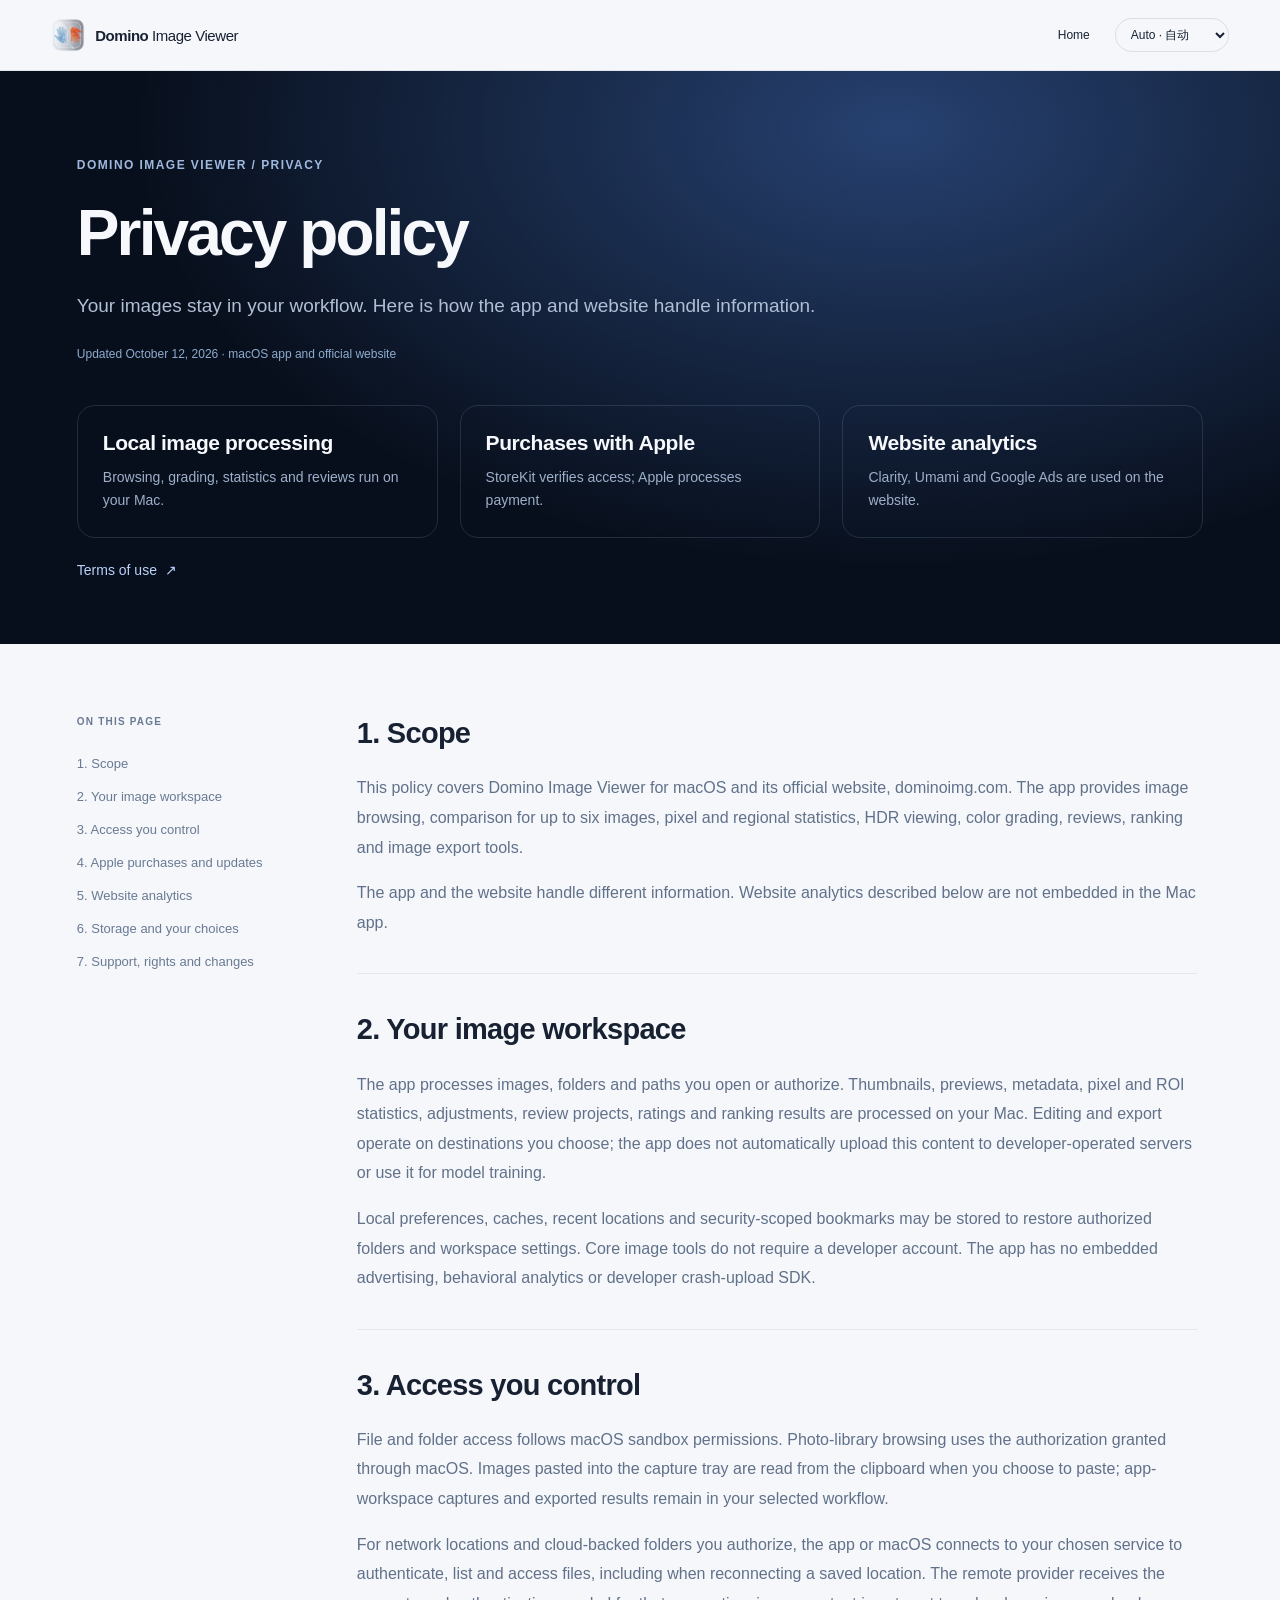
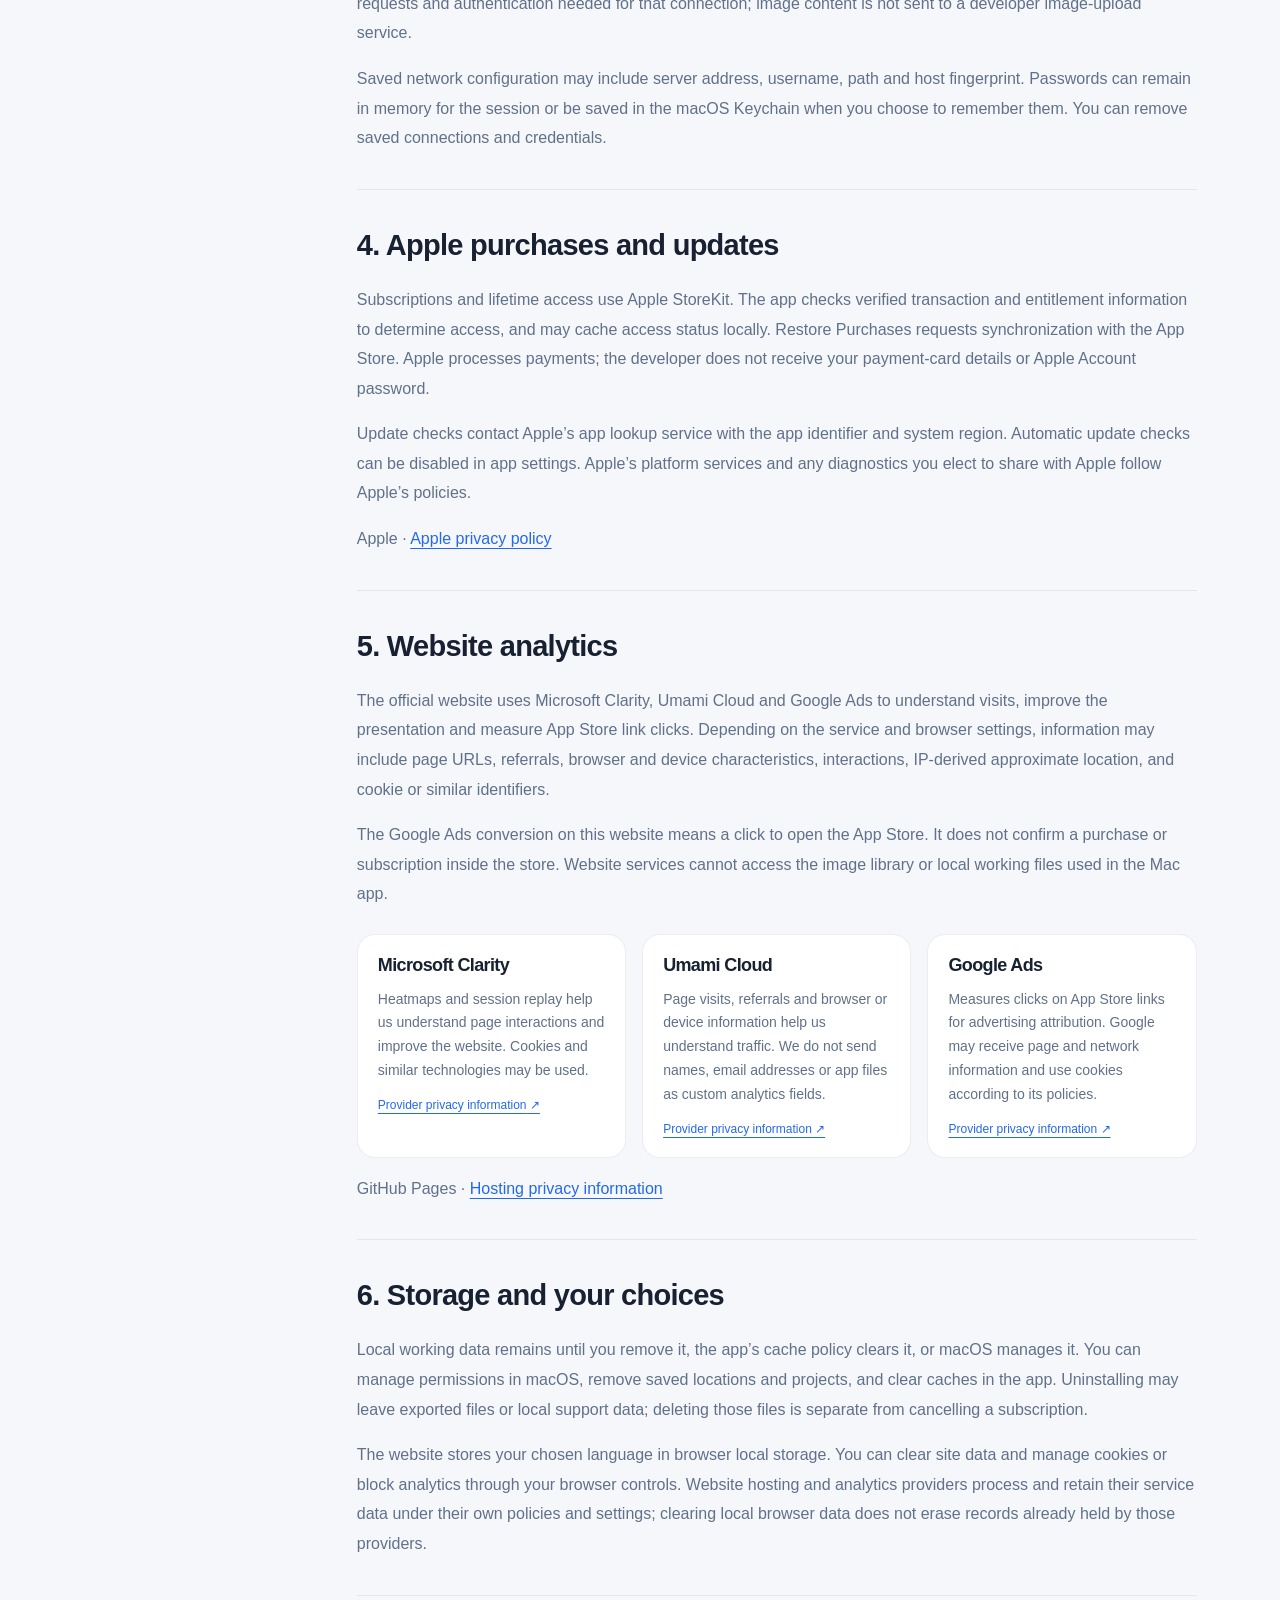
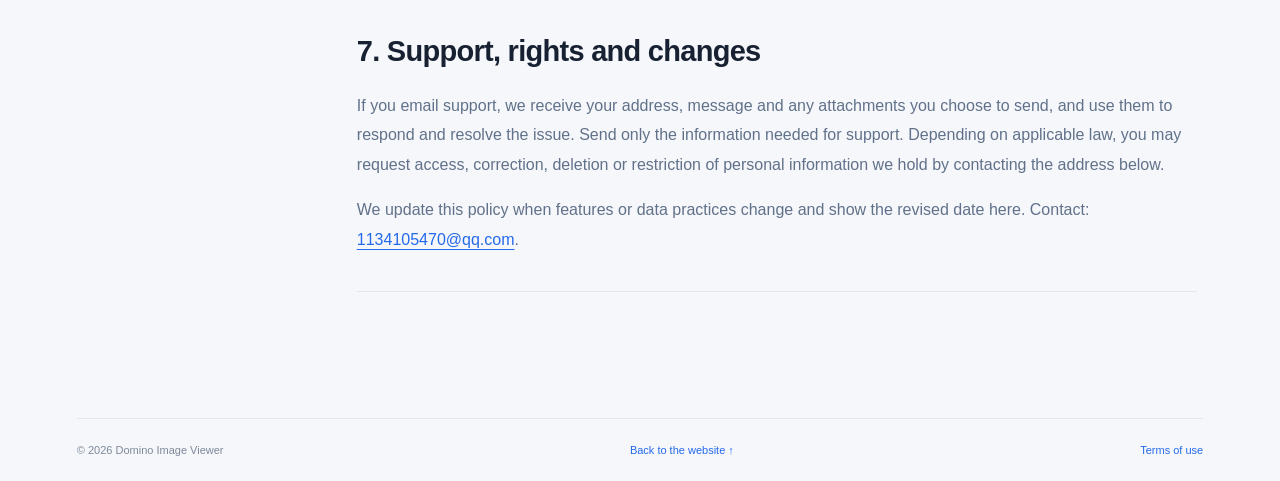
<file: Domino-Image-Viewer-Privacy-Policy/index.html>
<!doctype html><html lang="en"><head><meta charset="utf-8"><meta name="viewport" content="width=device-width,initial-scale=1"><meta name="theme-color" content="#f5f7fb"><meta name="description" content="Domino Image Viewer — Privacy policy"><meta name="page-title-key" content="Domino Image Viewer — Privacy policy"><title>Domino Image Viewer — Privacy policy</title><link rel="canonical" href="https://dominoimg.com/Domino-Image-Viewer-Privacy-Policy/"><link rel="icon" href="/assets/product/icon.webp">
<link rel="alternate" hreflang="x-default" href="https://dominoimg.com/Domino-Image-Viewer-Privacy-Policy/">
<link rel="alternate" hreflang="en" href="https://dominoimg.com/Domino-Image-Viewer-Privacy-Policy/?lang=en">
<link rel="alternate" hreflang="zh-CN" href="https://dominoimg.com/Domino-Image-Viewer-Privacy-Policy/?lang=zh">
<link rel="alternate" hreflang="ja" href="https://dominoimg.com/Domino-Image-Viewer-Privacy-Policy/?lang=ja">
<link rel="alternate" hreflang="es" href="https://dominoimg.com/Domino-Image-Viewer-Privacy-Policy/?lang=es">
<!-- Microsoft Clarity -->
<script type="text/javascript">
    (function(c,l,a,r,i,t,y){
        c[a]=c[a]||function(){(c[a].q=c[a].q||[]).push(arguments)};
        t=l.createElement(r);t.async=1;t.src="https://www.clarity.ms/tag/"+i;
        y=l.getElementsByTagName(r)[0];y.parentNode.insertBefore(t,y);
    })(window, document, "clarity", "script", "yw6i3c0ef7");
</script>
<!-- Google Ads: conversion events are sent only by App Store link clicks. -->
<script async src="https://www.googletagmanager.com/gtag/js?id=AW-18453204567"></script>
<script>
    window.dataLayer = window.dataLayer || [];
    function gtag(){dataLayer.push(arguments);}
    gtag('js', new Date());
    gtag('config', 'AW-18453204567');
</script>

<script src="/language.js"></script><link rel="stylesheet" href="/styles.css?v=63b5fc44"><script defer src="/locale-data.js?v=cf76780c"></script><script defer src="/privacy.js?v=6ba0cb8b"></script><script defer src="/analytics.js?v=4e8a1cf9"></script><script defer src="https://cloud.umami.is/script.js" data-website-id="5f3394fe-7688-4e38-948f-5a4bad1f9cff"></script></head><body class="policy-page">
<a class="skip" href="#main"><span class="en">Skip to content</span><span class="zh">跳转到正文</span><span class="ja">本文へスキップ</span><span class="es">Saltar al contenido</span></a><header class="nav"><div class="nav-inner"><a class="brand" data-locale-link href="/"><img src="/assets/product/icon.webp" width="34" height="34" alt=""><span>Domino <b>Image Viewer</b></span></a><nav aria-label="Main"><a data-locale-link href="/"><span class="en">Home</span><span class="zh">首页</span><span class="ja">ホーム</span><span class="es">Inicio</span></a><select id="language" aria-label="Language / 语言 / 言語 / Idioma"><option value="auto">Auto · 自动</option><option value="zh">简体中文</option><option value="en">English</option><option value="ja">日本語</option><option value="es">Español</option></select></nav></div></header><main id="main"><section class="policy-hero"><div class="wrap"><p class="eyebrow">DOMINO IMAGE VIEWER / PRIVACY</p><h1><span class="en">Privacy policy</span><span class="zh">隐私政策</span><span class="ja">プライバシーポリシー</span><span class="es">Política de privacidad</span></h1>
<p class="lead"><span class="en">Your images stay in your workflow. Here is how the app and website handle information.</span><span class="zh">图像留在你的工作流中。应用与官网如何处理信息，在这里说明。</span><span class="ja">画像は自分のワークフローに。アプリとサイトの情報の扱いを説明します。</span><span class="es">Tus imágenes, en tu flujo de trabajo. Así tratan la información la app y el sitio.</span></p><p class="policy-meta"><span class="en">Updated October 12, 2026 · macOS app and official website</span><span class="zh">更新于 2026 年 10 月 12 日 · macOS 应用与官网</span><span class="ja">2026 年 10 月 12 日更新 · macOS アプリと公式サイト</span><span class="es">Actualizado el 12 de octubre de 2026 · App para macOS y sitio oficial</span></p>
<div class="policy-summary"><div><h2><span class="en">Local image processing</span><span class="zh">本地图像处理</span><span class="ja">画像はローカルで</span><span class="es">Imágenes en tu Mac</span></h2><p><span class="en">Browsing, grading, statistics and reviews run on your Mac.</span><span class="zh">浏览、调色、统计与评审在你的 Mac 上进行。</span><span class="ja">閲覧・調整・統計・評価は Mac 上で処理。</span><span class="es">Exploración, color, estadísticas y evaluación en tu Mac.</span></p></div><div><h2><span class="en">Purchases with Apple</span><span class="zh">Apple 购买与恢复</span><span class="ja">Apple で購入・復元</span><span class="es">Compras con Apple</span></h2><p><span class="en">StoreKit verifies access; Apple processes payment.</span><span class="zh">StoreKit 验证权益，Apple 处理付款。</span><span class="ja">StoreKit で利用権を確認し、Apple が決済。</span><span class="es">StoreKit verifica el acceso y Apple procesa el pago.</span></p></div><div><h2><span class="en">Website analytics</span><span class="zh">官网统计单独说明</span><span class="ja">サイト解析も明確に</span><span class="es">Analítica del sitio</span></h2><p><span class="en">Clarity, Umami and Google Ads are used on the website.</span><span class="zh">官网使用 Clarity、Umami 和 Google Ads。</span><span class="ja">サイトは Clarity、Umami、Google Ads を使用。</span><span class="es">El sitio usa Clarity, Umami y Google Ads.</span></p></div></div>
<a class="policy-crosslink" data-locale-link href="/Domino-Image-Viewer-Privacy-Policy/terms/"><span class="en">Terms of use</span><span class="zh">使用条款</span><span class="ja">利用規約</span><span class="es">Términos de uso</span> ↗</a></div></section><div class="policy-layout wrap"><nav class="policy-toc" aria-label="Contents"><p class="eyebrow"><span class="en">ON THIS PAGE</span><span class="zh">本页内容</span><span class="ja">このページの内容</span><span class="es">EN ESTA PÁGINA</span></p>
<a href="#scope"><span class="en">1. Scope</span><span class="zh">1. 适用范围</span><span class="ja">1. 適用範囲</span><span class="es">1. Alcance</span></a>
<a href="#local"><span class="en">2. Your image workspace</span><span class="zh">2. 本地图像与工作数据</span><span class="ja">2. 画像と作業データ</span><span class="es">2. Imágenes y datos de trabajo</span></a>
<a href="#access"><span class="en">3. Access you control</span><span class="zh">3. 权限与主动操作</span><span class="ja">3. アクセスの管理</span><span class="es">3. Acceso bajo tu control</span></a>
<a href="#apple"><span class="en">4. Apple purchases and updates</span><span class="zh">4. Apple 购买、恢复与更新</span><span class="ja">4. Apple の購入・復元・更新</span><span class="es">4. Compras, restauración y actualizaciones de Apple</span></a>
<a href="#website"><span class="en">5. Website analytics</span><span class="zh">5. 官网访问与统计</span><span class="ja">5. サイトのアクセス解析</span><span class="es">5. Analítica del sitio</span></a>
<a href="#storage"><span class="en">6. Storage and your choices</span><span class="zh">6. 保存、删除与统计控制</span><span class="ja">6. 保存・削除・選択</span><span class="es">6. Almacenamiento y controles</span></a>
<a href="#contact"><span class="en">7. Support, rights and changes</span><span class="zh">7. 支持、隐私请求与政策更新</span><span class="ja">7. サポート・権利・更新</span><span class="es">7. Soporte, derechos y cambios</span></a>
</nav><div class="policy-content">
<section id="scope"><h2><span class="en">1. Scope</span><span class="zh">1. 适用范围</span><span class="ja">1. 適用範囲</span><span class="es">1. Alcance</span></h2>
<p><span class="en">This policy covers Domino Image Viewer for macOS and its official website, dominoimg.com. The app provides image browsing, comparison for up to six images, pixel and regional statistics, HDR viewing, color grading, reviews, ranking and image export tools.</span><span class="zh">本政策适用于 macOS 应用 Domino Image Viewer 及官网 dominoimg.com。应用提供图片浏览、最多六图对比、像素与局部区域统计、HDR 查看、调色、评审、排序与图像输出工具。</span><span class="ja">本ポリシーは macOS アプリ Domino Image Viewer と公式サイト dominoimg.com に適用されます。画像閲覧、最大 6 枚の比較、ピクセル・領域統計、HDR 表示、カラー調整、評価、順位付け、画像出力を提供します。</span><span class="es">Esta política se aplica a Domino Image Viewer para macOS y a dominoimg.com. La app ofrece exploración, comparación de hasta seis imágenes, estadísticas de píxeles y regiones, HDR, color, evaluación, clasificación y exportación.</span></p>
<p><span class="en">The app and the website handle different information. Website analytics described below are not embedded in the Mac app.</span><span class="zh">应用和官网处理的数据有所不同。下文说明的官网统计服务没有集成到 Mac 应用中。</span><span class="ja">アプリとウェブサイトでは扱う情報が異なります。以下のサイト解析サービスは Mac アプリには組み込まれていません。</span><span class="es">La app y el sitio tratan información distinta. Los servicios de analítica del sitio descritos abajo no están integrados en la app para Mac.</span></p>
</section>
<section id="local"><h2><span class="en">2. Your image workspace</span><span class="zh">2. 本地图像与工作数据</span><span class="ja">2. 画像と作業データ</span><span class="es">2. Imágenes y datos de trabajo</span></h2>
<p><span class="en">The app processes images, folders and paths you open or authorize. Thumbnails, previews, metadata, pixel and ROI statistics, adjustments, review projects, ratings and ranking results are processed on your Mac. Editing and export operate on destinations you choose; the app does not automatically upload this content to developer-operated servers or use it for model training.</span><span class="zh">应用处理你打开或授权访问的图片、文件夹和路径。缩略图、预览、元数据、像素与 ROI 统计、调色数据、评审项目、评分及排位结果在 Mac 上处理。编辑与导出写入你选择的位置；应用不会自动将这些内容上传到开发者服务器，也不会将其用于模型训练。</span><span class="ja">開いた、またはアクセスを許可した画像、フォルダ、パスを扱います。サムネイル、プレビュー、メタデータ、ピクセル・ROI 統計、調整、評価プロジェクト、採点、順位は Mac 上で処理されます。編集・出力先は利用者が選択し、内容を開発者のサーバーへ自動送信したりモデル学習に利用したりしません。</span><span class="es">La app procesa las imágenes, carpetas y rutas que abres o autorizas. Miniaturas, vistas previas, metadatos, estadísticas ROI, ajustes, proyectos de evaluación, puntuaciones y clasificaciones se procesan en tu Mac. La edición y exportación usan el destino elegido; este contenido no se sube automáticamente a servidores del desarrollador ni se utiliza para entrenar modelos.</span></p>
<p><span class="en">Local preferences, caches, recent locations and security-scoped bookmarks may be stored to restore authorized folders and workspace settings. Core image tools do not require a developer account. The app has no embedded advertising, behavioral analytics or developer crash-upload SDK.</span><span class="zh">应用可能在本机保存偏好、缓存、最近位置和安全作用域书签，以恢复已授权目录和工作台设置。核心图像工具不要求注册开发者账户。应用没有内置广告、行为分析或向开发者上传崩溃报告的 SDK。</span><span class="ja">設定、キャッシュ、最近使った場所、アクセス許可を復元するセキュリティスコープ付きブックマークをローカルに保存する場合があります。画像ツールに開発者アカウントは不要で、広告・行動解析・開発者向けクラッシュ送信 SDK は搭載していません。</span><span class="es">Las preferencias, cachés, ubicaciones recientes y marcadores de acceso autorizado pueden guardarse localmente. Las herramientas de imagen no requieren una cuenta del desarrollador. No se integran SDK de publicidad, análisis de comportamiento ni envío de fallos al desarrollador.</span></p>
</section>
<section id="access"><h2><span class="en">3. Access you control</span><span class="zh">3. 权限与主动操作</span><span class="ja">3. アクセスの管理</span><span class="es">3. Acceso bajo tu control</span></h2>
<p><span class="en">File and folder access follows macOS sandbox permissions. Photo-library browsing uses the authorization granted through macOS. Images pasted into the capture tray are read from the clipboard when you choose to paste; app-workspace captures and exported results remain in your selected workflow.</span><span class="zh">文件与文件夹访问遵循 macOS 沙盒权限。照片图库浏览使用你通过 macOS 授予的授权。主动粘贴到截图托盘时，应用读取剪贴板中的图片；应用工作区截图与导出结果用于你选择的图像工作流。</span><span class="ja">ファイル・フォルダは macOS のサンドボックス権限に従ってアクセスします。写真ライブラリは macOS で許可した範囲を利用します。キャプチャトレイへの貼り付け操作時にクリップボードの画像を読み取り、アプリ画面のキャプチャと出力は選択した作業で利用します。</span><span class="es">El acceso a archivos y carpetas sigue los permisos de macOS. La fototeca usa la autorización del sistema. Las imágenes del portapapeles se leen al pegarlas en la bandeja de capturas; las capturas del espacio de trabajo y las exportaciones se usan en el flujo que eliges.</span></p>
<p><span class="en">For network locations and cloud-backed folders you authorize, the app or macOS connects to your chosen service to authenticate, list and access files, including when reconnecting a saved location. The remote provider receives the requests and authentication needed for that connection; image content is not sent to a developer image-upload service.</span><span class="zh">对于你授权的网络位置和云端同步目录，应用或 macOS 会连接对应服务，进行认证、目录查询与文件访问，包括重新连接已保存的位置。远端服务会收到连接所需的请求与认证信息，图像内容不会发送至开发者图像上传服务。</span><span class="ja">許可したネットワーク場所やクラウド同期フォルダでは、アプリまたは macOS が選択サービスへ接続し、認証・一覧取得・ファイルアクセスを行います。保存場所の再接続も含み、接続に必要な要求と認証情報はそのサービスに渡ります。画像を開発者のアップロードサービスへ送信しません。</span><span class="es">Para las ubicaciones de red y carpetas sincronizadas autorizadas, la app o macOS conecta al servicio elegido para autenticar, listar y acceder a archivos, incluso al reconectar ubicaciones guardadas. El proveedor recibe las solicitudes y autenticación necesarias; las imágenes no se envían a un servicio de subida del desarrollador.</span></p>
<p><span class="en">Saved network configuration may include server address, username, path and host fingerprint. Passwords can remain in memory for the session or be saved in the macOS Keychain when you choose to remember them. You can remove saved connections and credentials.</span><span class="zh">保存的网络配置可能包括服务器地址、用户名、路径与主机指纹。密码可仅保留在当前会话内存中；选择记住密码时会保存到 macOS 钥匙串。你可以移除已保存的连接和凭据。</span><span class="ja">保存する接続設定にはサーバー、ユーザー名、パス、ホストのフィンガープリントが含まれる場合があります。パスワードはセッション中のメモリに保持し、保存を選ぶと macOS キーチェーンを利用します。保存した接続と認証情報は削除できます。</span><span class="es">La configuración guardada puede incluir servidor, usuario, ruta y huella del host. La contraseña puede mantenerse en memoria durante la sesión o guardarse en el llavero de macOS si eliges recordarla. Puedes eliminar conexiones y credenciales guardadas.</span></p>
</section>
<section id="apple"><h2><span class="en">4. Apple purchases and updates</span><span class="zh">4. Apple 购买、恢复与更新</span><span class="ja">4. Apple の購入・復元・更新</span><span class="es">4. Compras, restauración y actualizaciones de Apple</span></h2>
<p><span class="en">Subscriptions and lifetime access use Apple StoreKit. The app checks verified transaction and entitlement information to determine access, and may cache access status locally. Restore Purchases requests synchronization with the App Store. Apple processes payments; the developer does not receive your payment-card details or Apple Account password.</span><span class="zh">订阅与终身解锁通过 Apple StoreKit 处理。应用读取经过验证的交易与权益信息以确认使用权限，并可能在本机缓存权限状态。“恢复购买”向 App Store 请求同步。付款由 Apple 处理，开发者不会获得你的支付卡信息或 Apple 账户密码。</span><span class="ja">サブスクリプションと買い切りの解除は Apple StoreKit を使用します。検証済みの取引・利用権を確認し、状態をローカルに保存する場合があります。「購入を復元」は App Store に同期を要求します。支払いは Apple が処理し、開発者にカード情報や Apple Account のパスワードは渡りません。</span><span class="es">Las suscripciones y el acceso permanente usan Apple StoreKit. La app verifica transacciones y derechos de acceso y puede guardar su estado localmente. Restaurar compras solicita la sincronización con el App Store. Apple procesa el pago; el desarrollador no recibe tu tarjeta ni la contraseña de tu cuenta de Apple.</span></p>
<p><span class="en">Update checks contact Apple’s app lookup service with the app identifier and system region. Automatic update checks can be disabled in app settings. Apple’s platform services and any diagnostics you elect to share with Apple follow Apple’s policies.</span><span class="zh">检查更新会向 Apple 应用查询服务发送应用标识与系统地区信息。你可以在应用设置中关闭自动更新检查。Apple 的平台服务，以及你选择向 Apple 共享的诊断信息，遵循 Apple 的政策。</span><span class="ja">更新確認ではアプリ識別子とシステムの地域情報を Apple の検索サービスへ送ります。自動確認はアプリ設定で無効にできます。Apple のサービスと利用者が Apple に共有する診断情報には Apple のポリシーが適用されます。</span><span class="es">La comprobación de actualizaciones envía el identificador de la app y la región del sistema al servicio de consulta de Apple. Puedes desactivar las comprobaciones automáticas en ajustes. Los servicios y diagnósticos que decidas compartir con Apple siguen sus políticas.</span></p>
<p>Apple · <a href="https://www.apple.com/legal/privacy/"><span class="en">Apple privacy policy</span><span class="zh">Apple 隐私政策</span><span class="ja">Apple のプライバシーポリシー</span><span class="es">Política de privacidad de Apple</span></a></p>
</section>
<section id="website"><h2><span class="en">5. Website analytics</span><span class="zh">5. 官网访问与统计</span><span class="ja">5. サイトのアクセス解析</span><span class="es">5. Analítica del sitio</span></h2>
<p><span class="en">The official website uses Microsoft Clarity, Umami Cloud and Google Ads to understand visits, improve the presentation and measure App Store link clicks. Depending on the service and browser settings, information may include page URLs, referrals, browser and device characteristics, interactions, IP-derived approximate location, and cookie or similar identifiers.</span><span class="zh">官网使用 Microsoft Clarity、Umami Cloud 和 Google Ads，了解访问情况、改进展示并衡量 App Store 链接点击。按服务与浏览器设置，相关数据可能包括页面地址、来源、浏览器与设备特征、交互、基于 IP 的大致地区，以及 Cookie 或类似标识。</span><span class="ja">公式サイトは Microsoft Clarity、Umami Cloud、Google Ads を用いてアクセスを把握し、表示を改善し、App Store リンクのクリックを測定します。サービスとブラウザ設定に応じて、URL、参照元、ブラウザ・端末情報、操作、IP に基づくおおよその地域、Cookie 等の識別情報を扱う場合があります。</span><span class="es">El sitio usa Microsoft Clarity, Umami Cloud y Google Ads para entender visitas, mejorar la presentación y medir clics hacia el App Store. Según el servicio y el navegador, los datos pueden incluir URL, referencias, características del dispositivo, interacciones, región aproximada por IP y cookies u otros identificadores.</span></p>
<p><span class="en">The Google Ads conversion on this website means a click to open the App Store. It does not confirm a purchase or subscription inside the store. Website services cannot access the image library or local working files used in the Mac app.</span><span class="zh">本官网的 Google Ads 转化代表“点击前往 App Store”，不代表用户已在商城完成购买或订阅。官网统计服务不能访问 Mac 应用中的图像库或本地工作文件。</span><span class="ja">このサイトの Google Ads コンバージョンは App Store を開くクリックを意味し、購入や購読の完了を示すものではありません。サイト解析は Mac アプリの画像ライブラリや作業ファイルへアクセスできません。</span><span class="es">La conversión de Google Ads representa un clic para abrir el App Store, no una compra o suscripción confirmada. Los servicios del sitio no acceden a la biblioteca de imágenes ni a los archivos de trabajo de la app para Mac.</span></p>
<div class="policy-providers"><div><h3>Microsoft Clarity</h3><p><span class="en">Heatmaps and session replay help us understand page interactions and improve the website. Cookies and similar technologies may be used.</span><span class="zh">通过热力图和会话回放了解页面交互，改进官网；可能使用 Cookie 与类似技术。</span><span class="ja">ヒートマップとセッション再生で操作を把握し、サイトを改善します。Cookie 等を使用する場合があります。</span><span class="es">Los mapas de calor y las grabaciones de sesión ayudan a mejorar el sitio. Puede usar cookies y tecnologías similares.</span></p><a href="https://www.microsoft.com/privacy/privacystatement"><span class="en">Provider privacy information</span><span class="zh">服务方隐私说明</span><span class="ja">事業者のプライバシー情報</span><span class="es">Privacidad del proveedor</span> ↗</a></div><div><h3>Umami Cloud</h3><p><span class="en">Page visits, referrals and browser or device information help us understand traffic. We do not send names, email addresses or app files as custom analytics fields.</span><span class="zh">通过页面访问、来源及浏览器或设备信息了解流量；我们不把姓名、邮箱或应用文件作为自定义统计字段发送。</span><span class="ja">訪問、参照元、ブラウザ・端末情報からアクセスを把握します。名前、メール、アプリのファイルを独自解析項目として送信しません。</span><span class="es">Usamos visitas, referencias y datos del navegador o dispositivo para entender el tráfico. No enviamos nombres, correos ni archivos de la app como campos personalizados.</span></p><a href="https://umami.is/privacy"><span class="en">Provider privacy information</span><span class="zh">服务方隐私说明</span><span class="ja">事業者のプライバシー情報</span><span class="es">Privacidad del proveedor</span> ↗</a></div><div><h3>Google Ads</h3><p><span class="en">Measures clicks on App Store links for advertising attribution. Google may receive page and network information and use cookies according to its policies.</span><span class="zh">衡量 App Store 链接点击与广告归因。Google 可能接收页面和网络信息，并按其政策使用 Cookie。</span><span class="ja">App Store へのクリックと広告効果を測定します。Google はページ・通信情報を受け取り、方針に従って Cookie を利用する場合があります。</span><span class="es">Mide clics hacia el App Store y la atribución publicitaria. Google puede recibir datos de página y red y usar cookies conforme a sus políticas.</span></p><a href="https://policies.google.com/technologies/partner-sites"><span class="en">Provider privacy information</span><span class="zh">服务方隐私说明</span><span class="ja">事業者のプライバシー情報</span><span class="es">Privacidad del proveedor</span> ↗</a></div></div>
<p>GitHub Pages · <a href="https://docs.github.com/en/site-policy/privacy-policies/github-general-privacy-statement"><span class="en">Hosting privacy information</span><span class="zh">网站托管隐私说明</span><span class="ja">ホスティングのプライバシー情報</span><span class="es">Privacidad del alojamiento</span></a></p>
</section>
<section id="storage"><h2><span class="en">6. Storage and your choices</span><span class="zh">6. 保存、删除与统计控制</span><span class="ja">6. 保存・削除・選択</span><span class="es">6. Almacenamiento y controles</span></h2>
<p><span class="en">Local working data remains until you remove it, the app’s cache policy clears it, or macOS manages it. You can manage permissions in macOS, remove saved locations and projects, and clear caches in the app. Uninstalling may leave exported files or local support data; deleting those files is separate from cancelling a subscription.</span><span class="zh">本地工作数据会保留至你主动删除、应用缓存策略清理或 macOS 管理清理。你可以在 macOS 中管理权限，移除保存的位置和项目，并通过应用清理缓存。卸载可能保留已导出文件或本地支持数据；删除这些文件与取消订阅是不同操作。</span><span class="ja">作業データは利用者による削除、アプリのキャッシュ管理、macOS の管理までローカルに残ります。macOS で権限を管理し、保存場所やプロジェクトの削除、キャッシュの消去ができます。アンインストール後も出力ファイル等が残る場合があり、削除してもサブスクリプションは解約されません。</span><span class="es">Los datos locales permanecen hasta que los elimines o los gestionen la caché o macOS. Puedes administrar permisos, quitar ubicaciones y proyectos y limpiar la caché. Desinstalar puede dejar archivos exportados o datos locales; eliminarlos es distinto de cancelar una suscripción.</span></p>
<p><span class="en">The website stores your chosen language in browser local storage. You can clear site data and manage cookies or block analytics through your browser controls. Website hosting and analytics providers process and retain their service data under their own policies and settings; clearing local browser data does not erase records already held by those providers.</span><span class="zh">官网通过浏览器本地存储记住你选择的语言。你可以清除站点数据，使用浏览器设置管理 Cookie 或阻止统计请求。网站托管与统计服务按照各自政策和设置处理、保存服务数据；清除浏览器本地数据不会自动删除服务方已经保存的记录。</span><span class="ja">サイトは選択言語をブラウザのローカルストレージに保存します。サイトデータの消去、Cookie 管理、解析のブロックはブラウザで行えます。ホスティング・解析事業者は各自の方針と設定に従ってデータを保存し、ブラウザの消去で事業者側の既存記録は削除されません。</span><span class="es">El sitio guarda el idioma elegido en el almacenamiento local del navegador. Puedes borrar datos, administrar cookies o bloquear la analítica desde el navegador. Los proveedores de alojamiento y analítica conservan datos conforme a sus políticas y ajustes; borrar datos del navegador no elimina registros ya guardados por ellos.</span></p>
</section>
<section id="contact"><h2><span class="en">7. Support, rights and changes</span><span class="zh">7. 支持、隐私请求与政策更新</span><span class="ja">7. サポート・権利・更新</span><span class="es">7. Soporte, derechos y cambios</span></h2>
<p><span class="en">If you email support, we receive your address, message and any attachments you choose to send, and use them to respond and resolve the issue. Send only the information needed for support. Depending on applicable law, you may request access, correction, deletion or restriction of personal information we hold by contacting the address below.</span><span class="zh">你通过邮件联系支持时，我们会收到你的邮件地址、正文和主动发送的附件，用于回复和解决问题。请仅发送支持所需的信息。依据适用法律，你可以通过下方邮箱请求访问、更正、删除或限制处理我们持有的个人信息。</span><span class="ja">メールでの問い合わせではアドレス、本文、任意で送った添付を受け取り、回答と問題解決に利用します。必要な情報のみを送信してください。適用法に応じて、下記アドレスへ保有情報の開示・訂正・削除・処理制限を依頼できます。</span><span class="es">Al contactar por correo recibimos tu dirección, mensaje y adjuntos voluntarios para responder y resolver el problema. Envía solo lo necesario. Según la legislación aplicable, puedes solicitar acceso, corrección, eliminación o limitación del tratamiento escribiendo a la dirección indicada.</span></p>
<p><span class="en">We update this policy when features or data practices change and show the revised date here. Contact: <a href="mailto:1134105470@qq.com">1134105470@qq.com</a>.</span><span class="zh">功能或数据处理方式变化时，我们会更新本政策，并标明修订日期。联系邮箱：<a href="mailto:1134105470@qq.com">1134105470@qq.com</a>。</span><span class="ja">機能やデータの扱いが変わる際はポリシーと更新日を改訂します。連絡先：<a href="mailto:1134105470@qq.com">1134105470@qq.com</a>。</span><span class="es">Actualizamos esta política y su fecha cuando cambian las funciones o las prácticas. Contacto: <a href="mailto:1134105470@qq.com">1134105470@qq.com</a>.</span></p>
</section>
</div></div></main><footer class="wrap"><span>© 2026 Domino Image Viewer</span><a class="policy-footer-link" data-locale-link href="/"><span class="en">Back to the website</span><span class="zh">返回官网</span><span class="ja">公式サイトへ戻る</span><span class="es">Volver al sitio</span> ↑</a><a class="policy-footer-link" data-locale-link href="/Domino-Image-Viewer-Privacy-Policy/terms/"><span class="en">Terms of use</span><span class="zh">使用条款</span><span class="ja">利用規約</span><span class="es">Términos de uso</span></a></footer></body></html>
</file>
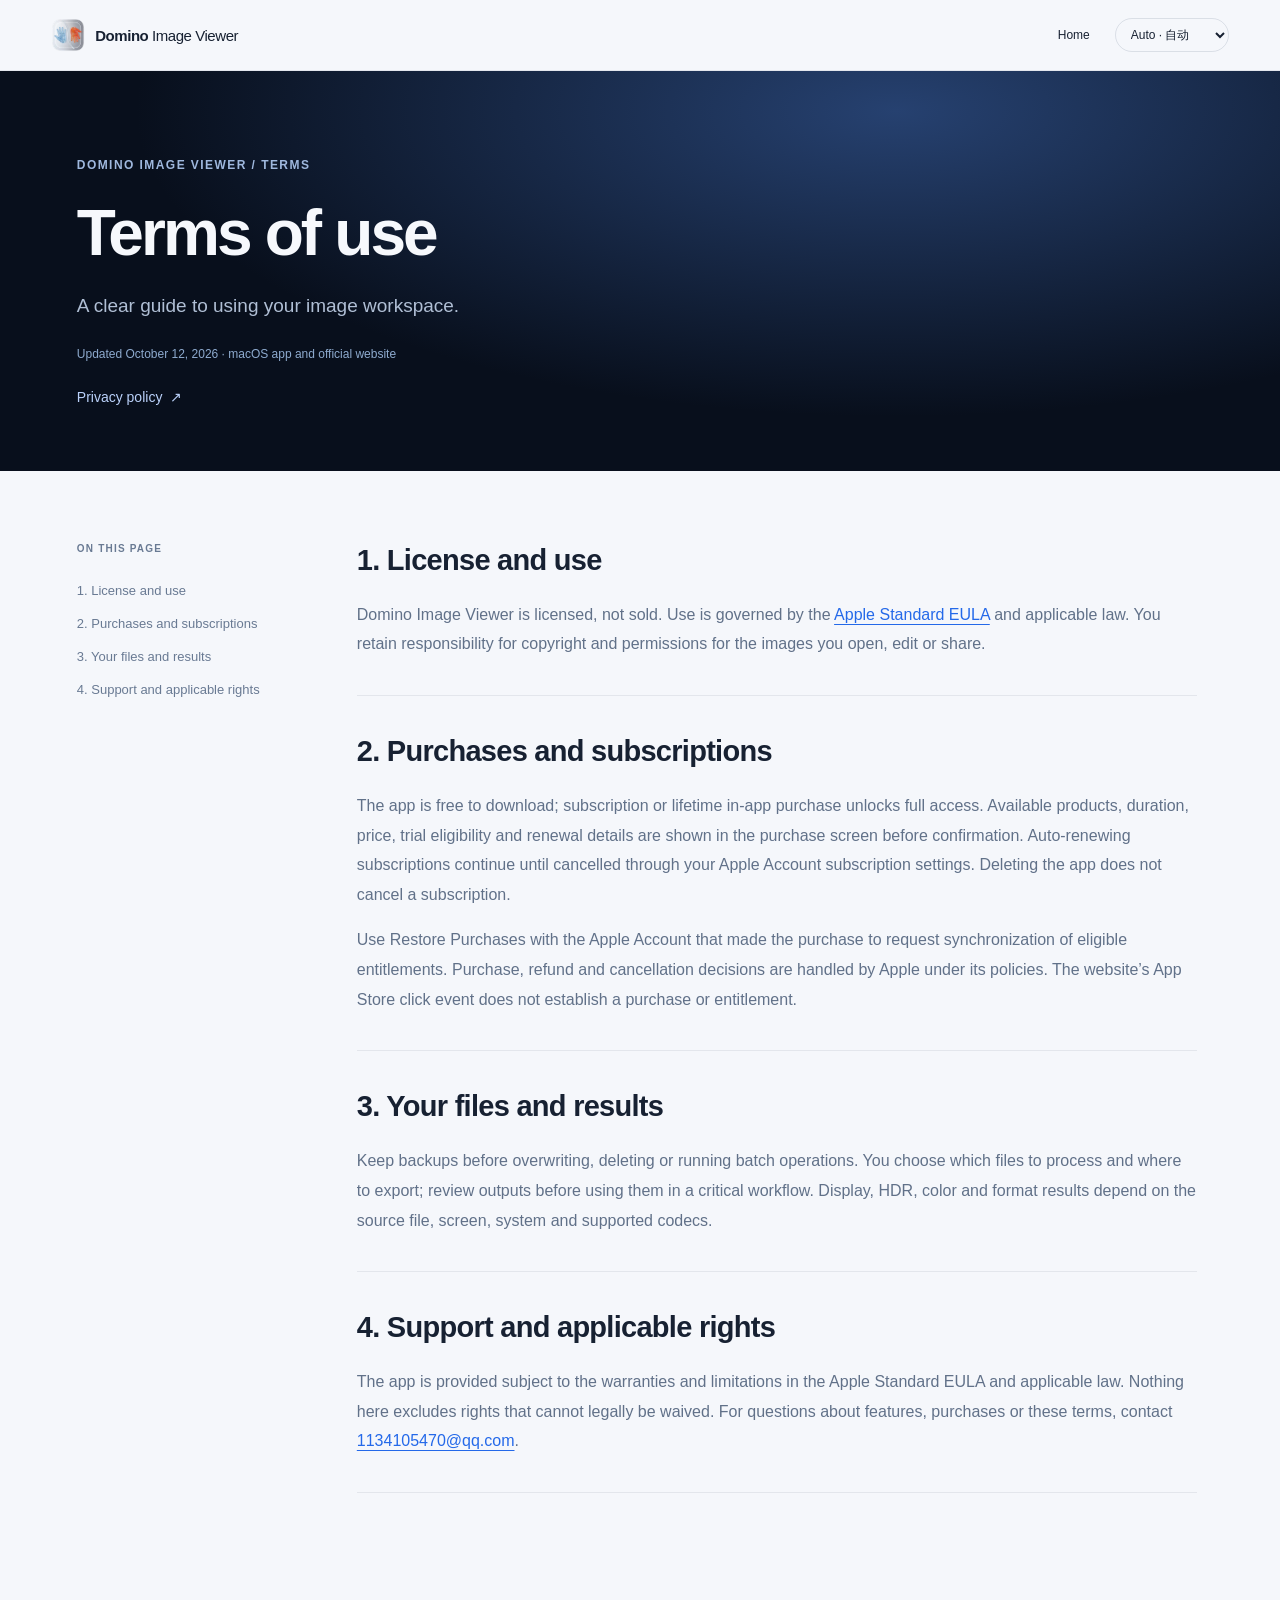
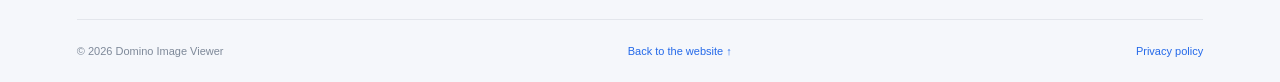
<file: Domino-Image-Viewer-Privacy-Policy/terms/index.html>
<!doctype html><html lang="en"><head><meta charset="utf-8"><meta name="viewport" content="width=device-width,initial-scale=1"><meta name="theme-color" content="#f5f7fb"><meta name="description" content="Domino Image Viewer — Terms of use"><meta name="page-title-key" content="Domino Image Viewer — Terms of use"><title>Domino Image Viewer — Terms of use</title><link rel="canonical" href="https://dominoimg.com/Domino-Image-Viewer-Privacy-Policy/terms/"><link rel="icon" href="/assets/product/icon.webp">
<link rel="alternate" hreflang="x-default" href="https://dominoimg.com/Domino-Image-Viewer-Privacy-Policy/terms/">
<link rel="alternate" hreflang="en" href="https://dominoimg.com/Domino-Image-Viewer-Privacy-Policy/terms/?lang=en">
<link rel="alternate" hreflang="zh-CN" href="https://dominoimg.com/Domino-Image-Viewer-Privacy-Policy/terms/?lang=zh">
<link rel="alternate" hreflang="ja" href="https://dominoimg.com/Domino-Image-Viewer-Privacy-Policy/terms/?lang=ja">
<link rel="alternate" hreflang="es" href="https://dominoimg.com/Domino-Image-Viewer-Privacy-Policy/terms/?lang=es">
<!-- Microsoft Clarity -->
<script type="text/javascript">
    (function(c,l,a,r,i,t,y){
        c[a]=c[a]||function(){(c[a].q=c[a].q||[]).push(arguments)};
        t=l.createElement(r);t.async=1;t.src="https://www.clarity.ms/tag/"+i;
        y=l.getElementsByTagName(r)[0];y.parentNode.insertBefore(t,y);
    })(window, document, "clarity", "script", "yw6i3c0ef7");
</script>
<!-- Google Ads: conversion events are sent only by App Store link clicks. -->
<script async src="https://www.googletagmanager.com/gtag/js?id=AW-18453204567"></script>
<script>
    window.dataLayer = window.dataLayer || [];
    function gtag(){dataLayer.push(arguments);}
    gtag('js', new Date());
    gtag('config', 'AW-18453204567');
</script>

<script src="/language.js"></script><link rel="stylesheet" href="/styles.css?v=63b5fc44"><script defer src="/locale-data.js?v=cf76780c"></script><script defer src="/privacy.js?v=6ba0cb8b"></script><script defer src="/analytics.js?v=4e8a1cf9"></script><script defer src="https://cloud.umami.is/script.js" data-website-id="5f3394fe-7688-4e38-948f-5a4bad1f9cff"></script></head><body class="policy-page">
<a class="skip" href="#main"><span class="en">Skip to content</span><span class="zh">跳转到正文</span><span class="ja">本文へスキップ</span><span class="es">Saltar al contenido</span></a><header class="nav"><div class="nav-inner"><a class="brand" data-locale-link href="/"><img src="/assets/product/icon.webp" width="34" height="34" alt=""><span>Domino <b>Image Viewer</b></span></a><nav aria-label="Main"><a data-locale-link href="/"><span class="en">Home</span><span class="zh">首页</span><span class="ja">ホーム</span><span class="es">Inicio</span></a><select id="language" aria-label="Language / 语言 / 言語 / Idioma"><option value="auto">Auto · 自动</option><option value="zh">简体中文</option><option value="en">English</option><option value="ja">日本語</option><option value="es">Español</option></select></nav></div></header><main id="main"><section class="policy-hero"><div class="wrap"><p class="eyebrow">DOMINO IMAGE VIEWER / TERMS</p><h1><span class="en">Terms of use</span><span class="zh">使用条款</span><span class="ja">利用規約</span><span class="es">Términos de uso</span></h1>
<p class="lead"><span class="en">A clear guide to using your image workspace.</span><span class="zh">使用图像工作台的权利与责任。</span><span class="ja">画像ワークスペースの利用について。</span><span class="es">Derechos y responsabilidades en tu espacio de imagen.</span></p><p class="policy-meta"><span class="en">Updated October 12, 2026 · macOS app and official website</span><span class="zh">更新于 2026 年 10 月 12 日 · macOS 应用与官网</span><span class="ja">2026 年 10 月 12 日更新 · macOS アプリと公式サイト</span><span class="es">Actualizado el 12 de octubre de 2026 · App para macOS y sitio oficial</span></p>
<a class="policy-crosslink" data-locale-link href="/Domino-Image-Viewer-Privacy-Policy/"><span class="en">Privacy policy</span><span class="zh">隐私政策</span><span class="ja">プライバシーポリシー</span><span class="es">Política de privacidad</span> ↗</a></div></section><div class="policy-layout wrap"><nav class="policy-toc" aria-label="Contents"><p class="eyebrow"><span class="en">ON THIS PAGE</span><span class="zh">本页内容</span><span class="ja">このページの内容</span><span class="es">EN ESTA PÁGINA</span></p>
<a href="#license"><span class="en">1. License and use</span><span class="zh">1. 许可与使用范围</span><span class="ja">1. ライセンスと利用</span><span class="es">1. Licencia y uso</span></a>
<a href="#purchase"><span class="en">2. Purchases and subscriptions</span><span class="zh">2. 购买、订阅与恢复</span><span class="ja">2. 購入・サブスクリプション・復元</span><span class="es">2. Compras, suscripciones y restauración</span></a>
<a href="#files"><span class="en">3. Your files and results</span><span class="zh">3. 文件操作与结果</span><span class="ja">3. ファイルと結果</span><span class="es">3. Archivos y resultados</span></a>
<a href="#support"><span class="en">4. Support and applicable rights</span><span class="zh">4. 支持与适用权利</span><span class="ja">4. サポートと適用される権利</span><span class="es">4. Soporte y derechos aplicables</span></a>
</nav><div class="policy-content">
<section id="license"><h2><span class="en">1. License and use</span><span class="zh">1. 许可与使用范围</span><span class="ja">1. ライセンスと利用</span><span class="es">1. Licencia y uso</span></h2>
<p><span class="en">Domino Image Viewer is licensed, not sold. Use is governed by the <a href="https://www.apple.com/legal/internet-services/itunes/dev/stdeula/">Apple Standard EULA</a> and applicable law. You retain responsibility for copyright and permissions for the images you open, edit or share.</span><span class="zh">Domino Image Viewer 向你授予软件使用许可，不转移软件所有权。使用遵循 <a href="https://www.apple.com/legal/internet-services/itunes/dev/stdeula/">Apple 标准 EULA</a> 及适用法律。你需确保打开、编辑和分享的图像具备相应版权或授权。</span><span class="ja">Domino Image Viewer はソフトウェアの所有権ではなく利用許諾を提供します。<a href="https://www.apple.com/legal/internet-services/itunes/dev/stdeula/">Apple 標準 EULA</a> と適用法に従い、画像の閲覧・編集・共有に必要な権利は利用者が確保してください。</span><span class="es">Domino Image Viewer se licencia, no se vende. Se aplican el <a href="https://www.apple.com/legal/internet-services/itunes/dev/stdeula/">EULA estándar de Apple</a> y la ley. Eres responsable de los derechos sobre las imágenes que abres, editas o compartes.</span></p>
</section>
<section id="purchase"><h2><span class="en">2. Purchases and subscriptions</span><span class="zh">2. 购买、订阅与恢复</span><span class="ja">2. 購入・サブスクリプション・復元</span><span class="es">2. Compras, suscripciones y restauración</span></h2>
<p><span class="en">The app is free to download; subscription or lifetime in-app purchase unlocks full access. Available products, duration, price, trial eligibility and renewal details are shown in the purchase screen before confirmation. Auto-renewing subscriptions continue until cancelled through your Apple Account subscription settings. Deleting the app does not cancel a subscription.</span><span class="zh">应用可免费下载，通过订阅或终身应用内购买解锁完整功能。实际产品、期限、价格、试用资格和续订信息会在确认购买前显示。自动续订订阅持续至你通过 Apple 账户的订阅设置取消；删除应用不会取消订阅。</span><span class="ja">無料でダウンロードでき、サブスクリプションまたは買い切りの App 内購入で全機能を利用できます。商品、期間、価格、体験資格、更新条件は購入確定前に表示されます。自動更新は Apple Account の設定で解約するまで続き、アプリの削除では解約されません。</span><span class="es">La descarga es gratuita; una suscripción o compra permanente desbloquea el acceso completo. Los productos, plazos, precios, pruebas y renovación se muestran antes de confirmar. Las suscripciones se renuevan hasta cancelarlas en los ajustes de Apple. Borrar la app no cancela la suscripción.</span></p>
<p><span class="en">Use Restore Purchases with the Apple Account that made the purchase to request synchronization of eligible entitlements. Purchase, refund and cancellation decisions are handled by Apple under its policies. The website’s App Store click event does not establish a purchase or entitlement.</span><span class="zh">请使用购买时的 Apple 账户，通过“恢复购买”同步符合条件的权益。付款、退款和订阅取消按 Apple 的平台政策处理。官网的 App Store 点击事件不能证明购买成功或授予使用权限。</span><span class="ja">購入時の Apple Account で「購入を復元」を使用し、有効な利用権を同期してください。支払い、返金、解約には Apple の方針が適用されます。サイトでのクリックだけでは購入や利用権を確認できません。</span><span class="es">Usa Restaurar compras con la cuenta de Apple que realizó la compra para sincronizar los derechos elegibles. Apple gestiona pagos, reembolsos y cancelaciones conforme a sus políticas. Un clic del sitio no confirma una compra ni concede acceso.</span></p>
</section>
<section id="files"><h2><span class="en">3. Your files and results</span><span class="zh">3. 文件操作与结果</span><span class="ja">3. ファイルと結果</span><span class="es">3. Archivos y resultados</span></h2>
<p><span class="en">Keep backups before overwriting, deleting or running batch operations. You choose which files to process and where to export; review outputs before using them in a critical workflow. Display, HDR, color and format results depend on the source file, screen, system and supported codecs.</span><span class="zh">覆盖、删除或批量操作前，请保留原始文件备份。你选择处理的文件与导出位置，在用于关键工作流前应核对结果。显示、HDR、色彩与格式效果取决于源文件、屏幕、系统和支持的编解码器。</span><span class="ja">上書き、削除、一括操作の前に元ファイルをバックアップしてください。処理対象と出力先は利用者が選択し、重要な作業で使う前に結果を確認してください。表示、HDR、色、形式は元画像、画面、システム、対応コーデックに依存します。</span><span class="es">Conserva copias antes de sobrescribir, borrar o ejecutar operaciones por lotes. Elige los archivos y destinos y revisa los resultados antes de usarlos en trabajos críticos. La visualización, HDR, color y formatos dependen del archivo, la pantalla, el sistema y los códecs.</span></p>
</section>
<section id="support"><h2><span class="en">4. Support and applicable rights</span><span class="zh">4. 支持与适用权利</span><span class="ja">4. サポートと適用される権利</span><span class="es">4. Soporte y derechos aplicables</span></h2>
<p><span class="en">The app is provided subject to the warranties and limitations in the Apple Standard EULA and applicable law. Nothing here excludes rights that cannot legally be waived. For questions about features, purchases or these terms, contact <a href="mailto:1134105470@qq.com">1134105470@qq.com</a>.</span><span class="zh">应用的保证与责任限制以 Apple 标准 EULA 和适用法律为准，本条款不排除依法不得放弃的权利。功能、购买或条款相关问题，请联系 <a href="mailto:1134105470@qq.com">1134105470@qq.com</a>。</span><span class="ja">保証と責任制限は Apple 標準 EULA と適用法に従い、法律上放棄できない権利は制限しません。機能、購入、規約については <a href="mailto:1134105470@qq.com">1134105470@qq.com</a> へご連絡ください。</span><span class="es">Se aplican las garantías y limitaciones del EULA de Apple y la ley. No se excluyen derechos irrenunciables. Para dudas sobre funciones, compras o términos, escribe a <a href="mailto:1134105470@qq.com">1134105470@qq.com</a>.</span></p>
</section>
</div></div></main><footer class="wrap"><span>© 2026 Domino Image Viewer</span><a class="policy-footer-link" data-locale-link href="/"><span class="en">Back to the website</span><span class="zh">返回官网</span><span class="ja">公式サイトへ戻る</span><span class="es">Volver al sitio</span> ↑</a><a class="policy-footer-link" data-locale-link href="/Domino-Image-Viewer-Privacy-Policy/"><span class="en">Privacy policy</span><span class="zh">隐私政策</span><span class="ja">プライバシーポリシー</span><span class="es">Política de privacidad</span></a></footer></body></html>
</file>
<file: styles.css>
:root{color-scheme:light;--ink:#172132;--muted:#737e8f;--blue:#2469e9;--surface:#f5f7fb;--line:#182d4915;--ease:cubic-bezier(.22,1,.36,1)}*{box-sizing:border-box}html{scroll-behavior:smooth;scroll-padding-top:85px}body{margin:0;background:var(--surface);color:var(--ink);font-family:-apple-system,BlinkMacSystemFont,"SF Pro Display","Segoe UI","PingFang SC",sans-serif;-webkit-font-smoothing:antialiased}a{color:inherit;text-decoration:none}button{font:inherit;cursor:pointer}img{display:block;width:100%;height:auto}button,a{-webkit-tap-highlight-color:transparent}button:focus-visible,a:focus-visible,summary:focus-visible{outline:3px solid #4386fc;outline-offset:6px}button:disabled{cursor:wait}p{line-height:1.65}h1,h2,h3,p{margin:0}h1,h2,h3{text-wrap:balance}h1{font-size:clamp(46px,6.5vw,96px);font-weight:650;letter-spacing:-.065em;line-height:1.08}h2{font-size:clamp(34px,4.5vw,65px);line-height:1.12;letter-spacing:-.05em;font-weight:650}h3{font-size:clamp(24px,2.5vw,38px);line-height:1.15;letter-spacing:-.035em}em{font-style:normal;color:var(--blue)}.muted{color:var(--muted)}.zh{display:none}html[lang=zh-CN] .en{display:none}html[lang=zh-CN] .zh{display:initial}html[lang=zh-CN] h1,html[lang=zh-CN] h2{letter-spacing:-.045em;line-height:1.2}.wrap{width:min(1180px,88%);margin-inline:auto}.eyebrow{font-size:12px;font-weight:650;letter-spacing:.12em;line-height:1.6;margin-bottom:24px}.eyebrow>span:not(.en):not(.zh){color:var(--muted);margin-left:10px}.nav{position:sticky;top:0;z-index:20;background:#f5f7fbeF;border-bottom:1px solid var(--line)}@supports(backdrop-filter:blur(10px)){.nav{background:#f5f7fbd9;backdrop-filter:blur(18px)}}.nav-inner{width:min(1280px,92%);height:70px;margin:auto;display:flex;align-items:center;justify-content:space-between;gap:18px}.brand{display:flex;align-items:center;gap:10px;font-size:15px;letter-spacing:-.03em;font-weight:650;white-space:nowrap}.brand img{width:34px}.brand b{font-weight:500}.nav nav{display:flex;align-items:center;gap:25px;font-size:12px}.nav button{border:0;background:none;color:var(--ink);padding:10px 0}.reading-progress{position:absolute;bottom:-1px;left:0;width:100%;height:2px;background:var(--blue);transform:scaleX(0);transform-origin:left}.button{display:inline-flex;align-items:center;justify-content:center;gap:12px;color:white;background:var(--blue);padding:14px 24px;border-radius:999px;font-size:15px;border:0;transition:transform .25s var(--ease),background .2s}.button:hover{background:#1258d6;transform:translateY(-2px)}.button:active{transform:scale(.97)}.button.small{padding:9px 17px;font-size:12px}.text-link{display:inline-flex;align-items:center;gap:9px;color:var(--blue);background:transparent;border:0;font-size:16px;padding:10px 0}.text-link:hover{text-decoration:underline;text-underline-offset:5px}.play-icon{font-size:10px;border:1px solid currentColor;width:22px;height:22px;border-radius:50%;display:inline-grid;place-items:center}.hero{padding:72px 0 44px;overflow:hidden;background:radial-gradient(ellipse at 50% 60%,#dceafd 0,transparent 65%)}.hero-copy{text-align:center;padding-inline:18px;position:relative;z-index:2}.hero .eyebrow{font-size:12px;margin-bottom:21px}.lead{font-size:clamp(17px,1.6vw,22px);line-height:1.5;margin-top:24px;color:#667285}.actions{display:flex;justify-content:center;align-items:center;gap:28px;margin-top:29px}.hero-stage{position:relative;width:min(1050px,80%);margin:60px auto 0;padding-bottom:30px}.hero-window{border:6px solid #fff;border-radius:18px;overflow:hidden;box-shadow:0 28px 60px #253d6820;transform:translate3d(0,var(--hero-y,0px),0) scale(var(--hero-scale,1));transform-origin:center top}.hero-window img{width:100%}.hero-aura{position:absolute;inset:20% -12% -4%;border-radius:50%;background:radial-gradient(ellipse,#a2c8ff5c,transparent 65%);transform:translateY(var(--aura-y,0px))}.float-tag{position:absolute;z-index:3;background:#fffffff0;border:1px solid #fff;box-shadow:0 12px 45px #29497615;border-radius:16px;padding:20px 25px;display:flex;flex-direction:column;gap:5px;font-size:12px;color:#6b788c}.float-tag b{font-size:38px;color:var(--blue);letter-spacing:-.04em}.tag-formats{left:-7%;top:20%;transform:translateY(var(--tag-y,0px))}.tag-rating{right:-6%;bottom:16%;transform:translateY(calc(var(--tag-y,0px) * -1))}.stars{font-size:19px;letter-spacing:5px;color:#e9a33f}.hero-foot{text-align:center;color:#8893a2;font-size:12px;margin-top:20px}.intro{padding-block:130px}.intro-grid{display:grid;grid-template-columns:1fr 1.3fr;gap:100px;margin-top:45px}.intro-grid>p{font-size:19px;color:#697588}.facts{display:flex;justify-content:space-between;gap:20px}.facts div{display:flex;flex-direction:column;gap:12px}.facts strong{font-size:46px;letter-spacing:-.05em}.facts span{font-size:12px;color:var(--muted)}.comparison{background:#eaf0f8;padding:85px 0}.comparison.scroll-story{height:260vh;padding:0}.compare-sticky{padding-block:65px}.scroll-story .compare-sticky{position:sticky;top:70px;min-height:calc(100vh - 70px);display:flex;flex-direction:column;justify-content:center}.section-head .eyebrow{color:var(--muted);margin-bottom:18px}.section-head h2{font-size:clamp(34px,4vw,56px)}.comparison-shell{display:grid;grid-template-columns:.7fr 1.65fr;gap:55px;align-items:center;margin-top:46px}.chapter{color:#8893a2;font-size:11px;letter-spacing:.14em}.compare-caption h3{margin-top:24px;font-size:32px}.compare-caption p{font-size:16px;color:#6a7688;margin-top:20px}.scene-tabs{display:flex;flex-direction:column;gap:9px;margin-top:24px;align-items:flex-start}.scene-tabs button{border:0;border-left:2px solid #b9c3d3;background:transparent;padding:6px 15px;color:#758094;text-align:left;font-size:13px;transition:color .2s,border-color .2s}.scene-tabs button[aria-selected=true]{color:var(--blue);border-color:var(--blue);font-weight:650}.compare-screens{position:relative;aspect-ratio:3600/2260}.screen{width:100%;border:5px solid #fcfdff;border-radius:13px;overflow:hidden;box-shadow:0 25px 50px #263c5a20}.screen:not([hidden]){animation:screen-in .5s var(--ease)}@keyframes screen-in{from{opacity:.4;transform:translateY(12px) scale(.98)}to{opacity:1;transform:none}}.scroll-hint{font-size:11px;text-align:center;color:#8590a2;padding-top:33px}.scroll-hint span{margin-left:10px}.motion-section{padding-block:120px;display:grid;grid-template-columns:.85fr 1.4fr;gap:65px;align-items:center}.motion-copy p:not(.eyebrow){margin-block:24px 15px;color:#6b7789;font-size:18px}.loop-frame{border-radius:18px;overflow:hidden;background:#1b2027;box-shadow:0 25px 60px #23334820;aspect-ratio:16/9}.loop-frame video{display:block;width:100%;height:100%;object-fit:contain}.hdr{background:#090e18;color:#f5f8ff;padding:110px 0 65px;overflow:hidden}.hdr-heading{text-align:center}.hdr h2{font-size:clamp(48px,6vw,86px)}.hdr em{color:#a2bcff}.hdr-heading>p:last-child{color:#919fb7;max-width:580px;margin:28px auto 0;font-size:19px}.hdr-frame{margin:65px auto 35px;width:94%;transform:translateY(var(--hdr-y,0px));border:5px solid #263246;border-radius:17px;overflow:hidden;box-shadow:0 0 100px #3b6cc022}.hdr-bottom{display:flex;justify-content:space-between;align-items:center;gap:30px}.hdr-bottom>span{font-size:27px;letter-spacing:.03em}.hdr-bottom p{font-size:11px;max-width:430px;color:#7d8ba4}.toolbox{padding-block:125px 30px}.section-head>p:last-child:not(.eyebrow){font-size:20px;color:#758094;margin-top:24px}.feature-grid{display:grid;grid-template-columns:repeat(3,1fr);gap:23px;margin-top:50px}.feature-card{border-radius:24px;background:white;overflow:hidden;position:relative;box-shadow:0 6px 20px #19335604;transition:transform .35s var(--ease),box-shadow .35s}.feature-card:hover{transform:translateY(-5px);box-shadow:0 12px 30px #19335610}.feature-open{display:block;height:100%;padding-bottom:55px}.card-copy{padding:27px 26px 20px;min-height:176px}.card-copy .eyebrow{font-size:9px;letter-spacing:.06em;color:#7d889a;margin-bottom:14px}.card-copy h3{font-size:25px}.card-image{margin:0 20px;border-radius:8px;overflow:hidden}.plus{position:absolute;right:20px;bottom:17px;background:#eef2f8;color:#48566c;width:28px;height:28px;border-radius:50%;display:grid;place-items:center;font-size:22px;line-height:1}.closing{padding-block:130px;text-align:center}.closing img{width:88px;margin:0 auto 28px}.closing h2{font-size:clamp(38px,5vw,70px)}.closing p{margin-top:24px;color:var(--muted);font-size:18px}.closing .button{margin-top:28px}.support{padding-block:50px;border-top:1px solid var(--line);display:flex;justify-content:space-between;gap:30px}.support h2{font-size:27px}.support p{font-size:14px;color:var(--muted);margin-top:12px}.support>div:last-child{display:flex;flex-direction:column;gap:15px;font-size:14px;color:var(--blue)}footer{border-top:1px solid var(--line);padding-block:25px;display:flex;justify-content:space-between;gap:20px;font-size:11px;color:#7e8999}.fallback-details details{padding:16px;border-bottom:1px solid var(--line)}.fallback-details p{padding-top:14px}.enhanced .fallback-details{display:none}.skip{position:fixed;top:-100px;left:15px;z-index:100;padding:12px;background:white}.skip:focus{top:10px}.sr-only{position:absolute;width:1px;height:1px;overflow:hidden;clip-path:inset(50%)}dialog{border:0;border-radius:24px;padding:55px;width:min(950px,92vw);max-height:88vh;background:#f5f7fb;color:var(--ink);box-shadow:0 30px 100px #0004}dialog::backdrop{background:#080f20bc}dialog[open]{animation:screen-in .3s var(--ease)}dialog .close{position:absolute;right:16px;top:12px;border:0;background:#e5eaf2;border-radius:50%;width:34px;height:34px;color:#344057;font-size:25px;z-index:1}.dialog-content h2{font-size:38px}.dialog-content>p{font-size:18px;color:var(--muted);margin-block:20px}.dialog-content img{border-radius:10px;margin:25px 0}.detail-list{display:grid;grid-template-columns:repeat(3,1fr);gap:23px}.detail-list h3{font-size:18px;margin-bottom:10px}.detail-list p{font-size:14px;color:#6d798d}#film-dialog{background:#101724;color:white;padding:50px 20px 20px;max-width:1100px}#film{width:100%;max-height:65vh;display:block}#film-dialog>p{font-size:12px;text-align:center;padding-top:14px;color:#a7b3c7}body.modal-open{overflow:hidden}.motion-enabled [data-reveal]{opacity:0;transform:translateY(28px);transition:opacity .7s var(--ease),transform .7s var(--ease)}.motion-enabled [data-reveal].revealed{opacity:1;transform:none}@view-transition{navigation:none}::view-transition-old(root),::view-transition-new(root){animation-duration:.2s}
@media(min-width:1600px){.hero-stage{width:1100px}.hero{padding-top:95px}.scroll-story .compare-sticky{padding-block:80px}}
@media(max-width:900px){.nav nav{gap:17px}.hero-stage{width:85%}.float-tag{padding:13px 17px}.float-tag b{font-size:29px}.intro-grid{gap:40px;grid-template-columns:1fr}.comparison-shell{grid-template-columns:1fr;gap:28px}.compare-caption{display:grid;grid-template-columns:1fr 1fr;gap:10px 25px}.chapter{display:none}.compare-caption h3{margin:0;font-size:27px}.compare-caption p{margin:0}.scene-tabs{flex-direction:row;grid-column:1/-1;margin-top:10px}.comparison.scroll-story{height:auto}.scroll-story .compare-sticky{position:static;min-height:0}.scroll-hint{display:none}.feature-grid{grid-template-columns:repeat(2,1fr)}.motion-section{gap:32px}.motion-copy h2{font-size:38px}.hero-window{border-width:4px}}
@media(max-width:600px){.wrap{width:90%}.nav-inner{height:62px;width:92%}.brand{font-size:13px}.brand b{display:inline}.brand img{width:28px}.nav nav{gap:13px;font-size:11px}.nav nav>a:not(.button){display:none}.nav .button.small{font-size:11px;padding:8px 12px}.nav button{font-size:12px}.hero{padding-top:54px}.hero h1{font-size:clamp(38px,10vw,59px)}.hero .eyebrow{font-size:9px}.hero .lead{font-size:16px;max-width:320px;margin-inline:auto}.actions{gap:16px;flex-wrap:wrap;margin-top:23px}.button{font-size:13px;padding:12px 18px}.text-link{font-size:13px}.hero-stage{width:88%;margin-top:40px;padding-bottom:20px}.hero-window{border-radius:9px;border-width:3px}.float-tag{font-size:8px;border-radius:9px;padding:9px 12px}.tag-formats{left:-4%;top:35%}.tag-formats b{font-size:22px}.tag-rating{right:-4%;bottom:4%}.stars{font-size:11px;letter-spacing:3px}.hero-foot{font-size:10px;margin-top:17px}.intro{padding-block:70px}.intro-grid{margin-top:27px;gap:30px}.intro-grid>p{font-size:16px}.facts strong{font-size:35px}.facts span{font-size:10px}.eyebrow{font-size:10px;margin-bottom:17px}.comparison{padding:0}.compare-sticky{padding-block:65px}.comparison-shell{margin-top:30px}.compare-caption{display:block}.compare-caption h3{font-size:27px}.compare-caption p{font-size:15px;margin-top:14px}.scene-tabs{margin-top:22px;gap:10px;flex-wrap:wrap}.scene-tabs button{font-size:12px;padding:5px 10px}.screen{border-width:3px;border-radius:9px}.motion-section{padding-block:70px;grid-template-columns:1fr;gap:25px}.motion-copy h2{font-size:38px}.motion-copy p:not(.eyebrow){font-size:16px}.hdr{padding:75px 0 40px}.hdr-heading>p:last-child{font-size:16px}.hdr-frame{margin-top:35px;width:100%;border-width:3px;border-radius:9px}.hdr-bottom{align-items:flex-start;gap:15px}.hdr-bottom>span{font-size:19px;white-space:nowrap}.hdr-bottom p{font-size:9px}.toolbox{padding-top:75px}.section-head>p:last-child:not(.eyebrow){font-size:16px}.feature-grid{grid-template-columns:1fr;gap:20px;margin-top:30px}.card-copy{min-height:0;padding:26px}.card-copy h3{font-size:29px}.card-copy .eyebrow{font-size:10px}.feature-card{border-radius:20px}.closing{padding-block:75px}.closing p{font-size:15px}.support{flex-direction:column;padding-block:35px}.support p{font-size:13px}footer{flex-wrap:wrap;font-size:10px}footer>span:nth-child(2){display:none}dialog{padding:55px 23px 27px;border-radius:18px}.dialog-content h2{font-size:29px}.dialog-content>p{font-size:16px}.detail-list{grid-template-columns:1fr;gap:20px}}
@media(prefers-reduced-motion:reduce){html{scroll-behavior:auto}*,*::before,*::after{animation:none!important;transition:none!important}.hero-window,.hero-aura,.float-tag,.hdr-frame,[data-reveal]{transform:none!important;opacity:1!important}.comparison.scroll-story{height:auto}.scroll-story .compare-sticky{position:static}}

/* Four locales; static markup remains readable when JavaScript is unavailable. */
.ja,.es{display:none}html[lang=ja] .en,html[lang=es] .en{display:none}html[lang=ja] .ja,html[lang=es] .es{display:initial}
#language{max-width:120px;border:1px solid #243d5820;border-radius:20px;background:transparent;padding:8px 22px 8px 11px;color:var(--ink);font:inherit;cursor:pointer}#language:focus-visible{outline:3px solid #4386fc;outline-offset:3px}
.media-locale-note{display:none}html[lang=ja] .media-locale-note,html[lang=es] .media-locale-note{display:inline}
.hero-v2{position:relative;padding:76px 0 25px;background:radial-gradient(ellipse at 80% 28%,#233b69 0,transparent 48%),radial-gradient(ellipse at 35% 100%,#193156 0,transparent 65%),#080f1c;color:#f6f8fc;min-height:760px}
.hero-layout{width:min(1480px,92%);margin:auto;display:grid;grid-template-columns:.9fr 1.3fr;align-items:center;gap:30px;min-height:595px}
.hero-v2 .hero-copy{text-align:left;padding:0;z-index:3}.hero-announcement{font-size:12px;display:inline-flex;align-items:center;gap:9px;border:1px solid #86b4ff40;background:#6396f00d;border-radius:30px;color:#bed5ff;padding:7px 13px;margin-bottom:25px}.hero-announcement i{height:6px;width:6px;border-radius:50%;background:#8db8ff;box-shadow:0 0 12px #82adff}
.hero-v2 .eyebrow{color:#929fb8;font-size:10px;letter-spacing:.16em;margin-bottom:18px}.hero-v2 h1{font-size:clamp(46px,5.3vw,78px);line-height:1.04;letter-spacing:-.055em}.hero-v2 h1 em{color:#9ebfff;background:linear-gradient(115deg,#cadcff,#79adff 65%,#b7a3ed);background-clip:text;-webkit-text-fill-color:transparent}.hero-v2 .lead{font-size:17px;line-height:1.75;color:#a5b4ca;max-width:430px;margin-top:24px}.hero-v2 .actions{justify-content:flex-start;gap:20px;margin-top:29px;flex-wrap:wrap}.hero-v2 .button{background:#edf4ff;color:#112747;padding:14px 23px;font-size:14px;font-weight:550}.hero-v2 .button:hover{background:white}.hero-v2 .text-link{color:#c6d9f9;font-size:13px}.hero-specs{display:flex;gap:33px;margin-top:40px;border-top:1px solid #adc9fa21;padding-top:25px;width:max-content;max-width:100%}.hero-specs div{display:flex;flex-direction:column;gap:8px}.hero-specs strong{font-size:27px;font-weight:550;letter-spacing:-.04em}.hero-specs div>span{font-size:10px;color:#95a6c0}
.hero-v2 .hero-stage{width:100%;margin:0;padding:70px 0 120px;isolation:isolate}.hero-v2 .hero-aura{inset:-20% -20%;background:radial-gradient(ellipse,#3d74c62e,transparent 62%);z-index:-1}.hero-v2 .hero-window{position:relative;margin-left:4%;width:96%;border:4px solid #95b4eb33;border-radius:14px;box-shadow:0 30px 70px #0005;transform:translate3d(0,var(--hero-y,0px),0) rotate(-2deg);background:#111927;aspect-ratio:3600/2260;display:flex;align-items:center}.hero-v2 .hero-window img{height:100%;object-fit:contain;aspect-ratio:unset!important}.hero-mini{position:absolute;width:39%;left:-3%;bottom:50px;border:3px solid #c5d7f73b;border-radius:12px;background:#182334;overflow:hidden;box-shadow:0 25px 50px #0006;transform:translateY(var(--tag-y,0px)) rotate(3deg)}.hero-mini img{width:100%}.mini-title{font-size:9px;display:flex;align-items:center;gap:7px;padding:8px 10px;color:#c7d8f1}.mini-title i{width:5px;height:5px;background:#8bb9ff;border-radius:50%}.hero-detail-badge{position:absolute;right:-1%;bottom:66px;display:flex;align-items:center;gap:13px;padding:17px 21px;border:1px solid #adc4e92e;border-radius:15px;background:#18253ced;box-shadow:0 14px 40px #0004;transform:translateY(calc(var(--tag-y,0px)*-.45))}.hero-detail-badge strong{font-size:12px;font-weight:500;display:block}.hero-detail-badge small{font-size:9px;color:#8ca5c9;display:block;letter-spacing:.14em;margin-top:6px}.crosshair{font-size:30px;color:#9cc3ff}.hero-view-switch{position:absolute;top:12px;right:0;display:flex;gap:5px;border:1px solid #adc9fa22;background:#172642a8;padding:5px;border-radius:30px}.hero-view-switch button{color:#9dacc3;font-size:10px;background:none;border:0;border-radius:30px;padding:8px 12px;transition:background .2s,color .2s}.hero-view-switch button[aria-pressed=true]{background:#e5eeff;color:#203754}.hero-v2 .hero-foot{font-size:10px;color:#7287a6;margin-top:23px;display:flex;gap:12px;align-items:center;justify-content:center}.hero-stage[data-view="4"] .hero-mini{opacity:0;pointer-events:none}.hero-mini{transition:opacity .3s}.hero-v2 .hero-window,.hero-v2 .hero-mini,.hero-v2 .hero-detail-badge{animation:hero-arrive .9s var(--ease) backwards}.hero-v2 .hero-mini{animation-delay:.12s}.hero-v2 .hero-detail-badge{animation-delay:.22s}@keyframes hero-arrive{from{opacity:0;translate:0 24px}to{opacity:1;translate:0 0}}
html[lang=ja] .hero-v2 h1{font-size:clamp(35px,4vw,60px);line-height:1.3;letter-spacing:-.055em}html[lang=zh-CN] .hero-v2 h1{font-size:clamp(42px,4.6vw,67px)}html[lang=es] .hero-v2 h1{font-size:clamp(45px,5.5vw,80px)}
@media(max-width:1000px){.hero-layout{grid-template-columns:1fr;gap:30px;max-width:850px}.hero-v2{padding-top:50px}.hero-v2 .hero-copy{text-align:center}.hero-v2 .lead{margin-inline:auto;max-width:560px}.hero-v2 .actions{justify-content:center}.hero-specs{margin-inline:auto;margin-top:27px;gap:40px}.hero-v2 .hero-stage{width:90%;margin:auto;padding-top:65px;padding-bottom:100px}.hero-v2 h1{font-size:65px}html[lang=zh-CN] .hero-v2 h1{font-size:58px}html[lang=ja] .hero-v2 h1{font-size:48px}.hero-mini{bottom:30px}.hero-detail-badge{bottom:36px}.hero-v2 .hero-foot{margin-top:10px}}
@media(max-width:600px){#language{font-size:10px;padding:7px 12px 7px 8px;max-width:95px}.nav nav{gap:8px}.hero-v2{padding-top:33px;min-height:0;padding-bottom:24px}.hero-layout{width:91%;gap:20px}.hero-announcement{font-size:10px;padding:6px 10px;margin-bottom:21px}.hero-v2 .eyebrow{font-size:8px;margin-bottom:16px}.hero-v2 h1,html[lang=es] .hero-v2 h1{font-size:49px}html[lang=zh-CN] .hero-v2 h1{font-size:38px}html[lang=ja] .hero-v2 h1{font-size:34px}.hero-v2 .lead{font-size:14px;line-height:1.7;margin-top:18px;max-width:330px}.hero-v2 .actions{gap:9px 17px;margin-top:20px}.hero-v2 .button{font-size:12px;padding:12px 16px}.hero-v2 .text-link{font-size:11px}.hero-specs{padding-top:16px;margin-top:24px;gap:30px}.hero-specs strong{font-size:23px}.hero-specs div>span{font-size:9px}.hero-v2 .hero-stage{width:97%;padding-top:49px;padding-bottom:75px}.hero-v2 .hero-window{border-width:2px;border-radius:8px;margin-left:0;width:100%}.hero-view-switch{top:0;left:0;right:auto;gap:1px;padding:3px}.hero-view-switch button{font-size:9px;padding:7px 9px}.hero-mini{left:-2%;width:43%;bottom:26px;border-width:2px;border-radius:7px}.mini-title{font-size:7px;padding:5px;gap:4px}.hero-detail-badge{right:-2%;bottom:37px;padding:9px 10px;gap:6px;border-radius:9px;max-width:56%}.hero-detail-badge strong{font-size:8px}.hero-detail-badge small{font-size:7px;letter-spacing:.03em}.crosshair{font-size:20px}.hero-v2 .hero-foot{font-size:9px;margin-top:0}html[lang=ja] h2{line-height:1.3}html[lang=ja] .card-copy h3{font-size:25px}}
@media(prefers-reduced-motion:reduce){.hero-v2 .hero-window,.hero-mini,.hero-detail-badge{transform:none!important;animation:none!important}.hero-v2 h1 em{-webkit-text-fill-color:currentColor}}

/* v1.7.3: retain the original blue/white and dark product-stage identity. */
.hero-v2 .hero-mini{width:37%;bottom:43px}
.hero-stage[data-view="4"] .hero-mini{opacity:1;pointer-events:auto}
.hero-stage[data-view="16"] .hero-mini{opacity:0;pointer-events:none}
.hero-v2 .lead{max-width:460px}
.hero-specs{gap:38px}
.core-grid{display:grid;grid-template-columns:1fr 1fr;gap:26px;margin-top:48px}
.core-card{padding:36px 38px;background:#fff;border-radius:26px;transition:transform .3s var(--ease)}
.core-card:hover{transform:translateY(-4px)}
.core-number{display:block;color:var(--blue);font-size:13px;font-weight:600;letter-spacing:.12em;margin-bottom:25px}
.core-card h3{font-size:28px}
.core-card p{margin-top:18px;color:var(--muted);font-size:17px}
.core-card .text-link{margin-top:18px;font-size:14px}
.layouts{padding:100px 0 110px}
.layouts .feature-grid{margin-top:42px}
.layouts .card-copy{min-height:0}
.card-description{font-size:14px;color:#6d798d;line-height:1.65;margin-top:14px}
.card-copy{min-height:210px}
.grading{background:#0b111d;color:#f1f5fc;padding:115px 0 95px;overflow:hidden}
.grading .section-head{max-width:990px}
.grading .section-head h2{font-size:clamp(40px,5.5vw,76px)}
.grading .section-head em{color:#96bbff}
.grading .section-head>p:last-child{color:#9facbf;max-width:740px;font-size:19px}
.grading-stage{margin-top:55px;background:#1a202a;border:1px solid #7893b22b;border-radius:20px;overflow:hidden;box-shadow:0 30px 80px #0005}
.stage-caption{display:block;font-size:12px;color:#b5c2d8;text-align:center;padding:20px;letter-spacing:.02em}
.grading .feature-grid{grid-template-columns:repeat(6,minmax(0,1fr));gap:24px;margin-top:54px}
.grading .feature-card{grid-column:span 2;background:#161e2b;border:1px solid #798eae20;box-shadow:none}
.grading .feature-card:nth-child(n+4){grid-column:span 3}
.grading .card-copy{min-height:230px}
.grading .card-copy h3{font-size:25px}
.grading .card-copy .eyebrow{color:#90a2bf}
.grading .card-description{color:#9caec8}
.grading .card-image{border:1px solid #879abd25;margin-inline:20px}
.grading .plus{color:#dbe6fb;background:#29364b}
.film-section{padding:115px 0}
.film-heading{display:grid;grid-template-columns:1.2fr 1fr;align-items:end;gap:70px;margin-bottom:44px}
.film-heading>p{color:var(--muted);font-size:18px;padding-bottom:7px}
.film-preview{display:block;border-radius:22px;overflow:hidden;position:relative;background:#0b111d}
.film-preview video{display:none;width:100%;height:auto;aspect-ratio:16/9;object-fit:contain}
.js-enhanced .film-preview video{display:block}
.js-enhanced .film-fallback,.js-enhanced .film-preview .film-play{display:none}
.film-controls{display:flex;align-items:center;gap:14px 24px;flex-wrap:wrap;margin-top:20px}
.film-controls button{border:1px solid #cbd5e5;border-radius:999px;background:#edf2fa;color:#223655;padding:11px 18px;font-size:13px}
.film-controls .film-note{font-size:12px;color:var(--muted)}
.film-controls .text-link{margin-left:auto;font-size:13px}
@media(max-width:600px){.film-controls{gap:12px}.film-controls .text-link{margin-left:0}.film-controls .film-note{font-size:11px}}
.film-preview img{transition:transform .7s var(--ease)}
.film-preview:hover img{transform:scale(1.015)}
.film-play{position:absolute;left:50%;top:50%;transform:translate(-50%,-50%);display:grid;place-items:center;gap:6px;background:#fffef7e8;color:#172132;width:88px;height:88px;border-radius:50%;font-size:24px;box-shadow:0 8px 30px #0003}
.film-play span{font-size:11px}
.hdr-originals{display:grid;grid-template-columns:1fr 1fr;gap:26px;border:0;border-radius:0;width:100%;box-shadow:none;transform:none}
.hdr-originals figure{margin:0;overflow:hidden;border-radius:18px;background:#141e2d}
.hdr-originals img{width:100%;height:auto;/* Keep native color and HDR metadata: no filter, canvas or color transformation. */}
.hdr-originals figcaption{display:flex;gap:15px;align-items:center;padding:18px 22px;font-size:18px;font-weight:600}
.hdr-originals figcaption span{font-size:12px;font-weight:400;color:#99a9c2}
.hdr-bottom p{max-width:590px;font-size:12px}
.more-tools{font-size:16px;color:var(--muted);margin-top:40px;text-align:center}
.closing .purchase-note{font-size:12px;margin-top:22px}
.interface-note{font-size:12px!important}
.motion-enabled .feature-card:nth-child(3n+2){transition-delay:80ms}
.motion-enabled .feature-card:nth-child(3n+3){transition-delay:140ms}
@media(min-width:1001px) and (max-width:1250px){.hero-layout{grid-template-columns:1fr 1.2fr;gap:24px}.hero-v2 h1{font-size:58px}html[lang=zh-CN] .hero-v2 h1{font-size:54px}.hero-v2 .lead{font-size:16px}.hero-detail-badge{padding:12px;max-width:58%}.hero-detail-badge strong{font-size:10px}}
@media(max-width:900px){.core-grid{gap:18px}.core-card{padding:27px}.core-card h3{font-size:25px}.grading .feature-grid{grid-template-columns:repeat(2,minmax(0,1fr))}.grading .feature-card,.grading .feature-card:nth-child(n+4){grid-column:auto}.grading .feature-card:last-child{grid-column:1/-1}.grading .feature-card:last-child .card-image{width:min(480px,calc(100% - 40px));margin-inline:auto}.film-heading{gap:30px}.grading .card-copy{min-height:220px}.layouts{padding-block:75px}.hdr-originals{gap:18px}}
@media(max-width:600px){.hero-specs{gap:32px}.hero-v2 .hero-mini{width:42%;bottom:24px}.core-grid{grid-template-columns:1fr;margin-top:30px}.core-card{padding:28px;border-radius:20px}.core-card p{font-size:15px}.core-number{margin-bottom:18px}.layouts{padding-block:65px}.grading{padding-block:75px 65px}.grading .section-head h2{font-size:38px}.grading .section-head>p:last-child{font-size:16px}.grading-stage{margin-top:30px;border-radius:10px}.stage-caption{font-size:9px;padding:14px 10px}.grading .feature-grid{grid-template-columns:1fr;gap:22px;margin-top:30px}.grading .feature-card:last-child{grid-column:auto}.grading .card-copy{min-height:0}.grading .card-copy h3{font-size:27px}.film-section{padding-block:70px}.film-heading{grid-template-columns:1fr;gap:24px;margin-bottom:28px}.film-heading>p{font-size:16px}.film-preview{border-radius:12px}.film-play{width:62px;height:62px;font-size:17px}.hdr-originals{grid-template-columns:1fr;gap:24px;margin-top:40px}.hdr-originals figure{border-radius:12px}.hdr-originals figcaption{font-size:17px;padding:15px 18px}.hdr-bottom{flex-direction:column;gap:13px}.hdr-bottom p{font-size:11px;line-height:1.75}.more-tools{font-size:14px;line-height:1.8}.closing .purchase-note{max-width:275px;margin-inline:auto;font-size:11px}}
@media(prefers-reduced-motion:reduce){.core-card,.film-preview img{transition:none}.core-card:hover,.film-preview:hover img{transform:none}.motion-enabled .feature-card{transition-delay:0ms}}

/* Three automatic product banners, with a full screenshot and a clear first-screen action. */
.hero-carousel{position:relative;padding:0;background:radial-gradient(ellipse at 78% 45%,#28416f 0,transparent 60%),#080f1c;color:#f6f8fc}
.hero-track{display:flex;transition:transform .55s var(--ease);will-change:transform}
.hero-slide{flex:0 0 100%;min-width:0;padding:45px 0 105px;display:flex;align-items:center;min-height:calc(100svh - 70px)}
.hero-slide-layout{width:min(1640px,92%);margin:auto;display:grid;grid-template-columns:minmax(0,.85fr) minmax(0,1.6fr);align-items:center;gap:42px}
.hero-carousel .hero-copy{padding:0;text-align:left}
.hero-carousel .hero-title{font-size:clamp(44px,4.5vw,76px);line-height:1.08;font-weight:650;letter-spacing:-.05em}
.hero-carousel .hero-title em{color:#a9c9ff}
.hero-carousel .hero-announcement{margin-bottom:25px;color:#bfd3f5}
.hero-carousel .eyebrow{font-size:10px;color:#8e9fb8;letter-spacing:.15em;margin-bottom:18px}
.hero-carousel .lead{font-size:17px;line-height:1.7;color:#a9b8ce;max-width:450px;margin-top:24px}
.hero-carousel .actions{justify-content:flex-start;flex-wrap:wrap;gap:8px 20px;margin-top:29px}
.hero-carousel .button{background:#edf4ff;color:#153156;font-size:14px;padding:14px 23px}
.hero-carousel .text-link{color:#bfd6fc;font-size:13px}
.hero-core-line{color:#7087a9;font-size:11px;margin-top:26px}
.hero-carousel .hero-stage{width:100%;margin:0;padding:0}
.hero-carousel .hero-window{width:100%;margin:0;border:0;border-radius:0;box-shadow:none;overflow:visible;transform:none;background:none}
.hero-carousel .hero-window img{max-height:70svh;max-width:100%;object-fit:contain;width:auto;height:auto;margin:auto;border:1px solid #abc6f13d;border-radius:13px;box-shadow:0 35px 80px #0007}
.hero-slide.is-active .hero-copy{animation:banner-copy .45s var(--ease) both}
.hero-slide.is-active .hero-window{animation:banner-image .55s var(--ease) both}
@keyframes banner-copy{from{opacity:0;transform:translateY(12px)}to{opacity:1;transform:translateY(0)}}
@keyframes banner-image{from{opacity:.7;transform:translateX(12px)}to{opacity:1;transform:translateX(0) scale(1)}}
.hero-controls{display:none;position:absolute;bottom:28px;left:50%;transform:translateX(-50%);align-items:center;gap:12px;width:min(650px,90%)}
.js-enhanced .hero-controls{display:flex}
.banner-tabs{display:grid;grid-template-columns:repeat(3,minmax(0,1fr));gap:8px;flex:1;min-width:0}
.banner-tabs button{position:relative;background:#9cb6db0d;border:1px solid #a9c4ee28;border-radius:12px;padding:15px 15px 20px;color:#93a7c5;font-size:12px;text-align:left;overflow:hidden}
.banner-tabs button[aria-pressed=true]{color:#edf4ff;background:#9cb6db20;border-color:#a9c4ee50}
.banner-index{font-size:10px;margin-right:10px;color:#6385b8}
.banner-progress{position:absolute;left:15px;right:15px;bottom:9px;height:2px;background:#769bcc26;border-radius:3px;overflow:hidden}
.banner-progress::after{content:"";display:block;width:100%;height:100%;background:#a9c9ff;transform:scaleX(0);transform-origin:left}
.banner-tabs button[aria-pressed=true] .banner-progress::after{animation:banner-progress var(--banner-duration,6500ms) linear both;animation-play-state:paused}
.banner-running .banner-tabs button[aria-pressed=true] .banner-progress::after{animation-play-state:running}
@keyframes banner-progress{to{transform:scaleX(1)}}
.banner-pause{border:1px solid #a9c4ee28;border-radius:50%;background:#9cb6db15;width:40px;height:40px;color:#d3e2fb;font-size:13px;flex-shrink:0}
.banner-pause:disabled{opacity:.45;cursor:default}

/* Ordinary flow is the baseline: every comparison chapter remains visible without JS. */
.cinematic-story{padding:0;background:radial-gradient(ellipse at 50% 45%,#fff,#eaf0f8 75%)}
.cinematic-story .compare-sticky{padding-block:70px}
.cinematic-story .comparison-shell{display:block;margin-top:50px}
.cinematic-story .compare-caption{display:none}
.cinematic-story .compare-screens{aspect-ratio:auto;position:relative}
.scene-frame{position:relative;margin-bottom:75px;scroll-margin-top:90px}
.scene-mobile-caption{max-width:720px;margin:0 auto 30px;text-align:center}
.scene-mobile-caption .chapter{display:block;color:#71829a}
.scene-mobile-caption h3{font-size:clamp(30px,4vw,54px);margin-top:18px}
.scene-mobile-caption p{color:#6a7688;font-size:17px;margin-top:20px}
.cinematic-story .screen{animation:none;border:1px solid #bacbdd;border-radius:14px;background:#272a2e}
.story-navigation{display:flex;align-items:center;justify-content:center;gap:35px}
.cinematic-story .scene-tabs{display:flex;flex-direction:row;margin:0;gap:30px}
.cinematic-story .scene-tabs button{border:0;border-bottom:2px solid #bac7d8;padding:12px 4px;color:#79869b}
.cinematic-story .scene-tabs button[aria-selected=true]{border-color:var(--blue);color:var(--blue)}
.cinematic-story .scene-tabs button>span:first-child{font-size:10px;margin-right:10px;opacity:.7}
.cinematic-story .scroll-hint{padding:0;display:block}
.story-orbit{display:none}
.cinematic-story.scroll-story{height:380vh;padding:0}
.cinematic-story.scroll-story .compare-sticky{position:sticky;top:70px;height:calc(100svh - 70px);min-height:0;padding:26px 0;display:flex;flex-direction:column;justify-content:space-between;overflow:hidden}
.scroll-story .story-section-title{display:none}
.scroll-story .section-head .eyebrow{margin:0;font-size:11px}
.scroll-story .comparison-shell{margin-block:20px;flex:1;min-height:0;display:flex;flex-direction:column;align-items:center}
.scroll-story .compare-caption{display:grid;grid-template-columns:1.3fr 1fr;gap:12px 50px;width:min(1050px,100%);margin-bottom:30px;align-items:center}
.scroll-story .compare-caption .chapter{display:block;grid-column:1/-1;color:#6e819d;font-size:11px}
.scroll-story .compare-caption h3{margin:0;font-size:clamp(34px,3.3vw,54px);letter-spacing:-.04em}
.scroll-story .compare-caption p{margin:0;font-size:16px;color:#748299;max-width:390px;justify-self:end}
.scroll-story .compare-screens{width:min(1050px,100%);flex:1;min-height:0}
.scroll-story .scene-frame{position:absolute;inset:0;display:flex;align-items:center;justify-content:center;margin:0;will-change:opacity,transform;opacity:0;visibility:hidden}
.scroll-story .scene-frame:first-child{opacity:1;visibility:visible}
.scroll-story .scene-mobile-caption{display:none}
.scroll-story .screen{width:100%;height:100%;max-height:none;display:flex;align-items:center;justify-content:center;overflow:visible;border:0;border-radius:0;box-shadow:none;background:none}
.scroll-story .screen img{width:auto;max-width:100%;height:auto;max-height:100%;object-fit:contain;border:1px solid #bacbdd;border-radius:14px;box-shadow:0 25px 55px #263c5a25}
.scroll-story .story-navigation{flex-shrink:0;min-height:55px}

/* Photograph placement uses the original 3600 × 2260 screenshot coordinates.
   Each photo occupies 1800 × 1200.6 at y=600; the original AVIF is 1000 × 667.
   Color/HDR metadata is preserved by rendering the original files as native images. */
.hdr-app-composite{position:relative;margin:60px auto 35px;border-radius:14px;overflow:hidden;box-shadow:0 0 90px #3b6cc026;background:#28292d}
.hdr-app-composite>img{width:100%;height:auto;aspect-ratio:3600/2260!important}
.native-photo{position:absolute;top:26.5486725664%;width:50%;aspect-ratio:1000/667;overflow:hidden}
.sdr-native{left:0}.hdr-native{left:50%}
.native-photo img{display:block;width:100%;height:auto;aspect-ratio:1000/667;/* No filter or color transformation. */}

@media(min-width:1600px){.hero-carousel .hero-title{font-size:76px}.hero-slide-layout{gap:65px}.hero-carousel .hero-window img{max-height:68svh}}
@media(max-width:1100px) and (min-width:901px){.hero-slide-layout{grid-template-columns:1fr 1.3fr;gap:28px}.hero-carousel .hero-title{font-size:43px}.hero-carousel .lead{font-size:15px}.hero-carousel .hero-announcement{font-size:11px}.hero-carousel .button{font-size:12px;padding:12px 19px}}
@media(max-width:900px){.hero-slide{min-height:calc(100svh - 70px);padding:35px 0 100px}.hero-slide-layout{grid-template-columns:1fr;gap:24px;width:90%;max-width:760px}.hero-carousel .hero-copy{text-align:center}.hero-carousel .hero-title{font-size:44px}.hero-carousel .lead{max-width:560px;margin-inline:auto;font-size:14px;margin-top:16px}.hero-carousel .actions{justify-content:center;margin-top:20px}.hero-carousel .hero-announcement{margin-bottom:18px}.hero-carousel .eyebrow{margin-bottom:14px}.hero-core-line{margin-top:18px}.hero-carousel .hero-stage{width:min(660px,100%);margin:auto}.hero-carousel .hero-window img{max-height:30svh}.hero-carousel .hero-controls{bottom:24px}.scene-frame{margin-bottom:70px}.cinematic-story .story-navigation{flex-direction:column;gap:18px}.cinematic-story .scene-tabs{gap:22px}.scene-mobile-caption p{font-size:16px}.hdr-app-composite{margin-top:40px}}
@media(max-width:600px){.hero-slide{min-height:calc(100svh - 62px);padding:25px 0 95px}.hero-slide-layout{gap:22px;width:92%}.hero-carousel .hero-title,.hero-carousel h1.hero-title{font-size:clamp(31px,8.9vw,44px);line-height:1.12}.hero-carousel .hero-announcement{font-size:9px;padding:5px 10px;margin-bottom:15px}.hero-carousel .eyebrow{font-size:8px;margin-bottom:14px}.hero-carousel .lead{font-size:13px;line-height:1.65;max-width:360px;margin-top:16px}.hero-carousel .button{font-size:11px;padding:11px 15px}.hero-carousel .text-link{font-size:10px}.hero-carousel .actions{gap:3px 14px;margin-top:17px}.hero-core-line{font-size:8px;margin-top:16px}.hero-carousel .hero-window img{border-radius:7px}.hero-carousel .hero-window img{max-height:30svh}.hero-controls{width:92%;gap:8px;bottom:23px}.banner-tabs{gap:5px}.banner-tabs button{padding:13px 6px 20px;font-size:9px;border-radius:8px}.banner-index{font-size:8px;margin-right:4px}.banner-progress{left:7px;right:7px;bottom:9px}.banner-pause{width:30px;height:30px;font-size:10px}.cinematic-story .compare-sticky{padding-block:65px 45px}.cinematic-story .comparison-shell{margin-top:45px}.scene-mobile-caption{margin-bottom:23px}.scene-mobile-caption h3{font-size:32px}.scene-mobile-caption p{font-size:14px}.scene-mobile-caption .chapter{font-size:10px}.cinematic-story .scene-tabs{gap:15px}.cinematic-story .scene-tabs button{font-size:11px}.cinematic-story .screen{border-radius:7px}.hdr-app-composite{border-radius:7px}}
@media(max-height:780px) and (min-width:901px){.hero-slide{padding-block:35px 95px}.hero-carousel .hero-title{font-size:clamp(38px,4vw,62px)}.hero-carousel .lead{font-size:15px}.hero-carousel .hero-announcement{margin-bottom:16px}.scroll-story .compare-caption{margin-bottom:16px}.scroll-story .compare-caption h3{font-size:34px}.scroll-story .compare-caption p{font-size:14px}}
@media(prefers-reduced-motion:reduce){.hero-track{will-change:auto}.hero-slide.is-active .hero-copy,.hero-slide.is-active .hero-window{animation:none}.scene-frame{will-change:auto}.banner-progress::after{animation:none!important}}
html:not(.js-enhanced){scroll-behavior:auto}

.dialog-content .hdr-app-composite{margin:25px 0;border-radius:10px}
.dialog-content .hdr-app-composite img{margin:0;border-radius:0}
@media(max-width:900px) and (max-height:820px){
  .hero-slide{padding:18px 0 78px}
  .hero-slide-layout{gap:16px}
  .hero-carousel .hero-title,.hero-carousel h1.hero-title{font-size:clamp(28px,7.5vw,40px);line-height:1.1}
  .hero-carousel .hero-announcement{margin-bottom:12px;padding-block:4px}
  .hero-carousel .eyebrow{margin-bottom:10px}
  .hero-carousel .lead{font-size:12px;line-height:1.55;margin-top:12px}
  .hero-carousel .actions{margin-top:12px;gap:1px 14px}
  .hero-carousel .button{padding:10px 14px;font-size:11px}
  .hero-carousel .text-link{font-size:10px}
  .hero-core-line{margin-top:10px;font-size:8px}
  .hero-carousel .hero-window img{max-height:25svh}
  .hero-carousel .hero-controls{bottom:16px}
}

/* Keep the full product name, including in the smallest header. */
@media(max-width:600px){.nav-inner{gap:9px}.brand{font-size:11px;gap:7px}.brand b{display:inline}.brand img{flex-shrink:0}}
@media(max-width:380px){.nav .button.small{display:none}.brand{font-size:12px}}
/* A visible invitation beneath the three immediately identifiable core features. */
.hero-slide{padding-bottom:126px}
.hero-carousel .hero-controls{bottom:52px}
.hero-scroll-cue{position:absolute;bottom:13px;left:50%;transform:translateX(-50%);color:#b8cbea;font-size:11px;display:flex;gap:10px;align-items:center;white-space:nowrap;padding:6px 12px}
.hero-scroll-cue:hover{color:white}.hero-scroll-cue i{font-style:normal;font-size:16px;animation:scroll-nudge 2s ease-in-out infinite}
@keyframes scroll-nudge{0%,100%{transform:translateY(0)}50%{transform:translateY(4px)}}
@media(max-width:900px){.hero-slide{padding-bottom:121px}.hero-scroll-cue{font-size:10px}}
@media(max-width:900px) and (max-height:820px){.hero-slide{padding-bottom:100px}.hero-carousel .hero-controls{bottom:40px}.hero-scroll-cue{bottom:8px;font-size:9px}}
@media(prefers-reduced-motion:reduce){.hero-scroll-cue i{animation:none}}
/* Regional statistics: one real, full interface paired with a concise three-part explanation. */
.roi-section{padding-block:110px;background:#f5f7fb}
.roi-heading{display:grid;grid-template-columns:1.1fr 1fr;gap:55px;align-items:end}
.roi-heading .eyebrow{grid-column:1/-1;margin-bottom:-30px;color:var(--muted)}
.roi-heading>p:last-child{font-size:18px;color:var(--muted);max-width:520px}
.roi-visual{display:block;margin-top:44px;border:1px solid #b6c6dc;border-radius:16px;overflow:hidden;box-shadow:0 25px 55px #263c5a18;position:relative}
.roi-visual .plus{background:#eff4ff;color:#17396a;box-shadow:0 2px 12px #0003}
.roi-facts{display:grid;grid-template-columns:repeat(3,minmax(0,1fr));gap:32px;margin-top:38px}
.roi-facts h3{font-size:22px}.roi-facts p{font-size:15px;color:var(--muted);margin-top:12px}.roi-facts .chapter{display:block;margin-bottom:12px}
@media(max-width:900px){.roi-heading{grid-template-columns:1fr;gap:24px}.roi-heading .eyebrow{margin:0}.roi-heading>p:last-child{max-width:700px}.roi-facts{gap:22px}}
@media(max-width:600px){.roi-section{padding-block:70px}.roi-heading>p:last-child{font-size:16px}.roi-visual{margin-top:30px;border-radius:8px}.roi-facts{grid-template-columns:1fr;gap:24px}.roi-facts>div{border-top:1px solid var(--line);padding-top:22px}.roi-facts .chapter{font-size:10px;margin-bottom:8px}.roi-facts p{font-size:14px}}
/* Legal pages share the main site's typography, navigation and blue/white surfaces. */
.policy-hero{padding:85px 0 65px;background:radial-gradient(ellipse at 70% 10%,#264170,transparent 60%),#080f1c;color:#f6f8fc}
.policy-hero .eyebrow{color:#9fb8de}.policy-hero h1{font-size:clamp(40px,5vw,72px);letter-spacing:-.045em}.policy-hero .lead{color:#b0bfd5;max-width:800px;font-size:19px}.policy-meta{color:#8eabcF;font-size:12px;margin-top:24px}
.policy-summary{display:grid;grid-template-columns:repeat(3,minmax(0,1fr));gap:22px;margin-top:40px}.policy-summary>div{border:1px solid #a9c4ee28;border-radius:18px;padding:25px}.policy-summary h2{font-size:21px;letter-spacing:-.02em}.policy-summary p{font-size:14px;color:#9eafca;margin-top:12px}
.policy-layout{display:grid;grid-template-columns:210px minmax(0,1fr);gap:70px;padding-block:70px 90px;align-items:start}.policy-toc{position:sticky;top:106px;display:flex;flex-direction:column;gap:18px;font-size:13px;color:#697a93}.policy-toc a:hover{color:var(--blue)}.policy-toc .eyebrow{margin-bottom:8px;font-size:10px}.policy-content{max-width:840px}.policy-content section{scroll-margin-top:100px;padding-bottom:36px;margin-bottom:36px;border-bottom:1px solid var(--line)}.policy-content h2{font-size:29px;line-height:1.35;letter-spacing:-.025em;margin-bottom:20px}.policy-content p{font-size:16px;line-height:1.85;color:#617189;margin-top:16px}.policy-content a{color:var(--blue);text-decoration:underline;text-underline-offset:4px;overflow-wrap:anywhere}.policy-providers{display:grid;grid-template-columns:repeat(3,minmax(0,1fr));gap:16px;margin-top:25px}.policy-providers>div{padding:20px;background:#fff;border:1px solid var(--line);border-radius:18px}.policy-providers h3{font-size:18px}.policy-providers p{font-size:14px;line-height:1.7;margin-top:12px}.policy-providers a{display:inline-block;font-size:12px;margin-top:15px}.policy-crosslink{display:inline-flex;font-size:14px;margin-top:24px;color:#bad1fa;gap:8px}.policy-footer-link{color:var(--blue)}
@media(max-width:900px){.policy-layout{grid-template-columns:1fr;gap:40px}.policy-toc{position:static;flex-direction:row;flex-wrap:wrap;gap:12px 20px;padding-bottom:25px;border-bottom:1px solid var(--line)}.policy-toc .eyebrow{width:100%;margin:0}.policy-summary{gap:15px}.policy-summary>div{padding:20px}.policy-providers{grid-template-columns:1fr}}
@media(max-width:600px){.policy-page .nav nav>a{display:inline}.policy-hero{padding:55px 0 40px}.policy-hero .lead{font-size:16px}.policy-summary{grid-template-columns:1fr;gap:12px;margin-top:28px}.policy-summary>div{padding:20px}.policy-summary h2{font-size:20px}.policy-layout{padding-block:40px 50px;gap:30px}.policy-content h2{font-size:25px}.policy-content p{font-size:15px}.policy-content section{padding-bottom:28px;margin-bottom:28px}.policy-page .brand{font-size:11px}.policy-page .nav nav{gap:12px}.policy-page .nav-inner{gap:7px}}
@media(max-width:380px){.policy-page .nav nav>a{display:none}.policy-page #language{max-width:86px}}

.site-analytics-note{font-size:11px;line-height:1.8;color:var(--muted);padding-bottom:30px}.site-analytics-note a{color:var(--blue);white-space:nowrap}

@media(max-width:900px) and (max-height:680px){.hero-core-line{display:none}.hero-slide-layout{gap:12px}.hero-carousel .hero-window img{max-height:22svh}}

@media(min-width:901px){.hero-carousel .hero-window img{max-height:min(70svh,calc(100svh - 250px))}}

@media(min-width:901px){html[lang=ja] .hero-carousel .hero-title{font-size:clamp(34px,3.2vw,54px);line-height:1.22}}

/* Clear trial and purchase choices, with readable conditions and native FAQ controls. */
.hero-carousel .hero-title{max-width:13ch}
html[lang=zh-CN] .hero-carousel .hero-title{letter-spacing:-.025em;line-height:1.16}
.hero-offer{display:inline-flex;align-items:center;gap:8px;margin-top:20px;font-size:12px;line-height:1.5;color:#c7d9f4}
.hero-offer:hover{color:#fff;text-decoration:underline;text-underline-offset:4px}
.grading-invite{display:flex;justify-content:center;flex-wrap:wrap;gap:8px 20px;margin-top:26px;font-size:14px;color:#a8b8cf}
.grading-invite a{color:#bed5ff;text-underline-offset:4px}.grading-invite a:hover{text-decoration:underline}
.closing#plans{padding-block:72px 90px;text-align:left;scroll-margin-top:0}
.purchase-heading{max-width:880px;margin-inline:auto;text-align:center}
.purchase-heading .eyebrow{color:var(--blue);font-size:12px;margin:0 0 22px}
.purchase-heading h2{font-size:clamp(38px,4.5vw,64px);line-height:1.15;letter-spacing:-.035em}
.purchase-heading h2 em{color:var(--blue)}
.purchase-heading>p:last-child{font-size:17px;line-height:1.75;max-width:650px;margin:24px auto 0}
.purchase-grid{display:grid;grid-template-columns:repeat(2,minmax(0,1fr));gap:26px;margin-top:44px}
.purchase-card{display:flex;flex-direction:column;padding:36px;border-radius:24px;background:white;border:1px solid #d4dfee}
.purchase-card.trial-card{background:linear-gradient(145deg,#eef4ff,#fff);border-color:#bdd0f1}
.closing .purchase-card .eyebrow{font-size:11px;letter-spacing:.08em;color:#526581;margin:0}
.plan-value{font-size:72px;line-height:1.15;font-weight:650;letter-spacing:-.045em;color:#2469e9;margin:22px 0 18px}
.plan-value:not(.lifetime-value)>span{font-size:22px;font-weight:500;letter-spacing:0}
.lifetime-value>span{font:inherit;letter-spacing:inherit}
.plan-value.lifetime-value{font-size:48px;margin-block:34px 28px;color:var(--ink)}
.purchase-card h3{font-size:24px;line-height:1.35;letter-spacing:-.025em}
.closing .purchase-card>p:not(.eyebrow){font-size:16px;line-height:1.75;margin-top:16px;color:#5d6d85}
.purchase-card .button,.plan-action{align-self:flex-start;margin-top:auto}
.closing .purchase-card .button{margin-top:28px}
.plan-action{display:inline-flex;align-items:center;justify-content:center;gap:12px;padding:14px 24px;border-radius:999px;background:#e8eef8;color:#294365;font-size:15px;line-height:1.3;transition:background .2s,transform .2s var(--ease);margin-top:28px}
.plan-action:hover{background:#dbe6f7;transform:translateY(-2px)}
.closing .purchase-card p.plan-detail{font-size:12px;line-height:1.6;margin-top:16px;color:#687a95}
.purchase-card .plan-action,.closing .purchase-card .button{margin-top:auto;line-height:1.4}
.purchase-card>p:not(.plan-detail):not(.eyebrow){padding-bottom:26px}
.closing .purchase-conditions{font-size:13px;line-height:1.8;color:#596b84;max-width:960px;margin:28px auto 0;scroll-margin-top:100px}
.purchase-faq{max-width:960px;margin:65px auto 0}
.purchase-faq>h3{font-size:26px;margin-bottom:24px;letter-spacing:-.025em}
.purchase-faq details{border-top:1px solid #d6deea}
.purchase-faq details:last-child{border-bottom:1px solid #d6deea}
.purchase-faq summary{display:flex;align-items:center;justify-content:space-between;gap:20px;cursor:pointer;list-style:none;padding:22px 0;font-size:16px;font-weight:600}
.purchase-faq summary::-webkit-details-marker{display:none}
.faq-mark{font-size:24px;font-weight:400;color:var(--blue);flex-shrink:0;transition:transform .2s var(--ease)}
.purchase-faq details[open] .faq-mark{transform:rotate(45deg)}
.closing .purchase-faq details>p{font-size:15px;line-height:1.8;margin:0 45px 24px 0;color:#5d6d85}
.closing#plans .purchase-note{max-width:none;text-align:center;margin-top:32px}
@media(max-width:1100px){.nav .plans-nav{display:none}}
@media(max-width:900px){.hero-carousel .hero-title{max-width:none}.hero-offer{font-size:11px;margin-top:16px}.purchase-card{padding:28px}.purchase-grid{gap:20px}.purchase-card h3{font-size:22px}.plan-value.lifetime-value{font-size:42px}}
@media(max-width:600px){.hero-offer{font-size:10px;margin-top:13px}.grading-invite{font-size:12px;line-height:1.7;text-align:center}.closing#plans{padding-block:70px 65px}.purchase-heading h2{font-size:36px}.purchase-heading>p:last-child{font-size:15px}.purchase-grid{grid-template-columns:1fr;gap:20px;margin-top:32px}.purchase-card{padding:26px;border-radius:20px}.plan-value{font-size:64px}.plan-value.lifetime-value{font-size:42px;margin-block:22px 18px}.closing .purchase-card>p:not(.eyebrow){font-size:15px}.closing .purchase-card p.plan-detail{font-size:12px}.closing .purchase-conditions{font-size:12px}.purchase-faq{margin-top:45px}.purchase-faq>h3{font-size:23px}.purchase-faq summary{font-size:15px;padding-block:19px}.closing .purchase-faq details>p{font-size:14px;margin-right:0}}
@media(max-width:900px) and (max-height:820px){.hero-offer{margin-top:10px}}
@media(prefers-reduced-motion:reduce){.faq-mark,.plan-action{transition:none}.plan-action:hover{transform:none}}

/* Original AVIFs appear only after successful decoding. The screenshot stays underneath. */
.native-photo img{visibility:hidden}
.native-photo img.is-ready{visibility:visible}
.native-status{font-size:13px;line-height:1.7;color:#b5c4dc;margin:0 0 24px}
.native-status[hidden]{display:none}
.native-retry{border:0;padding:4px 0;background:none;color:#a9c9ff;font-size:inherit;text-decoration:underline;text-underline-offset:4px;margin-left:8px}
.dialog-content .native-status{color:var(--muted)}.dialog-content .native-retry{color:var(--blue)}
/* Chapter dots and an always accessible App Store shortcut, outside the content. */
.page-rail{position:fixed;right:8px;top:50%;transform:translateY(-50%);z-index:19;display:flex;flex-direction:column;align-items:center;gap:12px}
#rail-chapters{display:flex;flex-direction:column;padding:8px 0;border-radius:24px;background:#f5f7fbeF;border:1px solid #b6c9e155;box-shadow:0 8px 30px #091c3a12}
.page-link{position:relative;display:flex;align-items:center;justify-content:center;width:40px;height:28px}
.rail-dot{width:7px;height:7px;background:#8b9bb2;border-radius:10px;transition:height .25s var(--ease),background .2s}
.page-link[aria-current=location] .rail-dot{height:17px;background:var(--blue)}
.page-link:hover .rail-dot{background:var(--blue)}
.rail-label{position:absolute;right:calc(100% + 10px);white-space:nowrap;padding:8px 12px;background:#f5f7fb;color:#263c5c;border:1px solid #d6e1ef;border-radius:10px;font-size:12px;line-height:1.4;box-shadow:0 6px 20px #091c3a12;opacity:0;visibility:hidden;transform:translateX(4px);transition:opacity .15s,transform .15s;pointer-events:none}
.page-link:hover .rail-label,.page-link:focus-visible .rail-label,.rail-download:hover .rail-label,.rail-download:focus-visible .rail-label{opacity:1;visibility:visible;transform:none}
.rail-download,#rail-toggle{position:relative;width:40px;height:40px;border-radius:50%;display:grid;place-items:center;border:1px solid #b6c9e177;box-shadow:0 6px 24px #091c3a15}
.rail-download{background:var(--blue);color:white}
.rail-download svg,#rail-toggle svg{width:23px;height:23px;fill:none;stroke:currentColor;stroke-width:2.3;stroke-linecap:round;stroke-linejoin:round}
#rail-toggle{display:none;background:#f5f7fbeF;color:#375778;cursor:pointer}
.modal-open .page-rail{visibility:hidden}
@media(min-width:901px){.hero-slide-layout{width:min(1640px,calc(100% - 128px))}}
@media(max-width:900px){
 main .wrap{width:calc(100% - 76px);margin-left:18px;margin-right:58px}
 .hero-slide-layout{width:calc(100% - 76px);margin-left:18px;margin-right:58px}
 .page-rail{right:8px;gap:8px}
 #rail-toggle{display:grid}
 #rail-chapters{display:none;position:absolute;right:52px;top:50%;transform:translateY(-50%);width:max-content;max-width:calc(100vw - 80px);max-height:calc(100svh - 150px);overflow-y:auto;border-radius:16px;padding:10px;background:#f5f7fb}
 #rail-toggle[aria-expanded=true]+#rail-chapters{display:flex}
 #rail-chapters .page-link{width:auto;height:auto;min-height:36px;padding:6px 10px;gap:12px;justify-content:flex-start}
 #rail-chapters .rail-label{position:static;opacity:1;visibility:visible;transform:none;box-shadow:none;border:0;background:none;padding:0;white-space:normal;font-size:13px}
 #rail-chapters .rail-dot{flex-shrink:0}
 .page-rail .rail-download,.page-rail #rail-toggle{width:36px;height:36px}
 .page-rail .rail-download svg,.page-rail #rail-toggle svg{width:20px;height:20px}
}
@media(max-width:600px){.page-rail{right:4px}.rail-download .rail-label{display:none}.hero-carousel .actions{column-gap:8px}html[lang=zh-CN] .hdr-heading h2{font-size:clamp(29px,8.8vw,38px)}}
html:not(.js-enhanced) #rail-toggle{display:none}
@media(prefers-reduced-motion:reduce){.rail-dot,.rail-label{transition:none}}

/* Editorial typography: staged title lines, then supporting copy. */
.reveal-line{display:block}
.motion-enabled [data-reveal].reveal-heading{opacity:1;transform:none}
.motion-enabled .reveal-heading .reveal-line{opacity:0;transform:translateY(22px)}
.motion-enabled .reveal-heading.revealed .reveal-line{transition:opacity .8s var(--ease),transform .8s var(--ease);transition-delay:calc(var(--line-index,0)*110ms)}
.motion-enabled .reveal-heading>.eyebrow,.motion-enabled .reveal-heading>p:not(.eyebrow){opacity:0;transform:translateY(12px)}
.motion-enabled .reveal-heading.revealed>p{transition:opacity .7s var(--ease),transform .7s var(--ease)}
.motion-enabled .reveal-heading.revealed>p:not(.eyebrow){transition-delay:200ms}
.motion-enabled .reveal-heading.revealed .reveal-line,.motion-enabled .reveal-heading.revealed>p{opacity:1;transform:none}
.motion-enabled .feature-card[data-reveal]{transition:opacity .8s var(--ease),transform .8s var(--ease),box-shadow .3s;transition-delay:var(--reveal-delay,0ms)}
.feature-card.revealed:hover{transform:translateY(-4px);box-shadow:0 16px 35px #183b6812}
.workflow-statement{padding:110px 0;background:#fff}
.workflow-statement .eyebrow{color:var(--muted)}
.scroll-copy{max-width:940px;font-size:clamp(25px,3vw,43px);font-weight:550;line-height:1.65;letter-spacing:-.025em;text-wrap:pretty}
.scroll-copy strong{color:var(--blue);font-weight:650}.scroll-phrase{display:inline;transition:opacity .12s linear}
html[lang=zh-CN] .scroll-phrase{display:block}
.workflow-facts{display:grid;grid-template-columns:.65fr 1.2fr 1.2fr;gap:30px;margin-top:60px;padding-top:34px;border-top:1px solid var(--line)}
.workflow-facts>div{display:flex;flex-direction:column;gap:12px;justify-content:flex-end}
.workflow-facts strong{font-size:clamp(24px,2.6vw,38px);line-height:1.2;font-weight:650;letter-spacing:-.035em}
.workflow-facts>div:first-child strong{font-size:68px;line-height:1;color:var(--blue)}
.workflow-facts span{font-size:14px;color:var(--muted);line-height:1.6}
/* Native horizontal card gallery: full screenshots, a visible next-card edge and clear controls. */
.feature-carousel .feature-grid{position:relative;scroll-padding-inline:4px;display:flex;gap:24px;overflow-x:auto;scroll-snap-type:x mandatory;overscroll-behavior-x:contain;scrollbar-width:none;padding:8px 4px 25px;margin-inline:-4px}
.feature-carousel .feature-grid::-webkit-scrollbar{display:none}
.feature-carousel .feature-card{flex:0 0 calc(50% - 20px);scroll-snap-align:start;transition-delay:0ms}
.gallery-controls{display:flex;justify-content:flex-end;align-items:center;gap:10px;margin-top:8px}
.gallery-status{font-size:12px;color:var(--muted);margin-right:14px;font-variant-numeric:tabular-nums}
.gallery-controls button{width:38px;height:38px;display:grid;place-items:center;border:0;border-radius:50%;background:#e5ebf4;color:#405574;font-size:25px;line-height:1}
.gallery-controls button:disabled{opacity:.35;cursor:default}
.gallery-controls button:hover:not(:disabled){background:#d6e3f7;color:var(--blue)}
/* Product comparison follows the same spacious cards and blue emphasis as the main story. */
.software-comparison{padding:100px 0 80px;background:#eef2f7}
.software-heading{max-width:940px;margin-bottom:44px}
.software-heading .eyebrow{color:var(--muted)}
.software-heading h2{font-size:clamp(34px,4vw,60px);line-height:1.18;letter-spacing:-.035em}
.software-heading>p:last-child{font-size:18px;line-height:1.8;color:#63748c;max-width:720px;margin-top:26px;text-wrap:balance}
.software-stage{background:white;border-radius:28px;padding:34px 42px 26px}
.viewer-switch{display:flex;justify-content:center;gap:8px;flex-wrap:wrap;margin-bottom:38px}
.viewer-switch button{border:1px solid #dce4ee;padding:10px 15px;background:#f6f8fb;border-radius:999px;color:#65748b;font-size:12px;line-height:1.4;transition:background .2s,color .2s}
.viewer-switch button[aria-pressed=true]{background:#172b46;color:#fff;border-color:#172b46}
.viewer-duo{display:grid;grid-template-columns:1fr 1fr;gap:60px}
.viewer-card{display:flex;flex-direction:column;align-items:center;text-align:center;padding:10px 20px 24px;min-width:0}
.viewer-card[hidden]{display:none}
.viewer-icon,.viewer-monogram{width:80px;height:80px;border-radius:19px;box-shadow:0 9px 24px #162e5012;margin-bottom:24px}
.viewer-icon{object-fit:contain}
.viewer-monogram{display:grid;place-items:center;font-size:34px;letter-spacing:-.06em;font-weight:600;background:#eef2f8;color:#556a85}
.viewer-monogram.faststone{background:#e7f3ec;color:#43816b}.viewer-monogram.pixea{background:#f1eaf7;color:#7d58a2}.viewer-monogram.edgeview{background:#e8f2fc;color:#3f75a4}
.viewer-platform{font-size:12px;color:#8793a4;margin-bottom:12px;min-height:20px}
.viewer-card h3{font-size:29px;line-height:1.25;letter-spacing:-.035em;min-height:74px;display:flex;align-items:flex-start;justify-content:center;max-width:360px}
.viewer-position{font-size:17px;line-height:1.6;font-weight:550;min-height:54px;max-width:330px}
.viewer-value{font-size:48px;line-height:1.2;letter-spacing:-.04em;color:var(--blue);font-weight:650;margin:15px 0 22px}
.viewer-value>span{display:block;font-size:12px;line-height:1.6;letter-spacing:0;font-weight:500;color:#6982a5;margin-top:6px}
.viewer-description{font-size:15px;line-height:1.8;color:#6c7c91;max-width:350px;margin-bottom:25px;text-wrap:pretty}
.peer-viewer .viewer-description{margin-top:0}.peer-value{color:var(--ink)}
.viewer-card .button{margin-top:auto;font-size:13px;padding:12px 20px}
.viewer-trial{font-size:12px;color:var(--blue);margin-top:17px}
.peer-source{font-size:13px;color:var(--blue);margin-top:auto;padding:13px 0}
.software-stage-bottom{border-top:1px solid #e5ebf3;padding-top:26px;display:flex;align-items:center;justify-content:space-between;gap:25px;margin-top:25px}
.software-stage-bottom p{font-size:13px;color:#8290a2;line-height:1.7}
.comparison-jump{display:inline-flex;align-items:center;gap:17px;background:#eff2f7;color:#334965;border-radius:999px;padding:13px 20px;font-size:13px;font-weight:550;flex-shrink:0}
.comparison-jump>span[aria-hidden]{display:grid;place-items:center;background:var(--blue);color:#fff;width:27px;height:27px;border-radius:50%;font-size:16px}
.matrix-details{margin-top:26px;background:white;border-radius:22px;border:1px solid #dce4ee;overflow:hidden;scroll-margin-top:10px}
.matrix-details>summary{display:flex;align-items:center;justify-content:space-between;gap:15px;padding:28px 32px;cursor:pointer;list-style:none;font-size:19px;line-height:1.5;font-weight:600;letter-spacing:-.02em}
.matrix-details>summary::-webkit-details-marker{display:none}
.matrix-details>summary>span:last-child{font-size:25px;font-weight:400;color:var(--blue);transition:transform .25s var(--ease)}
.matrix-details[open]>summary>span:last-child{transform:rotate(45deg)}
.matrix-toolbar{padding:0 32px 22px;display:flex;align-items:center;justify-content:space-between;gap:20px}
.matrix-toolbar-actions{display:flex;align-items:center;flex-wrap:wrap;gap:10px}
.matrix-viewer-picker{display:none}
#matrix-viewer{max-width:100%;font:inherit;font-size:12px;border:1px solid #cfdced;background:#fff;color:#334965;border-radius:12px;padding:9px 12px}
.matrix-toolbar p{font-size:12px;line-height:1.65;color:#8592a5;max-width:450px}
#capability-focus{border:1px solid #cfdced;border-radius:999px;background:#f5f8fe;color:#486183;padding:9px 14px;font-size:12px;flex-shrink:0}
#capability-focus[aria-pressed=true]{background:#e2ecfc;border-color:#95b8ed;color:#2469e9}
.matrix-scroll{position:relative;overflow-x:auto;margin:0 24px;scrollbar-width:thin}
.capability-table{width:100%;table-layout:fixed;border-spacing:0;border-collapse:separate;font-size:12px;line-height:1.7}
.capability-table th,.capability-table td{padding:19px 12px;vertical-align:middle;text-align:center;border-bottom:1px solid #e6edf5;overflow-wrap:anywhere}
.capability-table th:first-child{width:20%;text-align:left;color:#4c5e78;font-weight:500}
.capability-table thead th{font-size:13px;font-weight:650;color:#263b58;line-height:1.55;padding-block:20px}
.capability-table tbody th{font-size:12px}
.capability-table [data-vendor=domino]{background:#edf4ff;color:#2469e9;font-weight:600}
.capability-table .is-selected{background:#f6f8fc}
.capability-table tr[hidden]{display:none}
.capability-check{font-size:21px;font-weight:600;color:#3c7186;line-height:1}
[data-vendor=domino] .capability-check{color:#2469e9}
.capability-unlisted{color:#a0acbd}
.comparison-notes{padding:24px 32px 28px;color:#8692a4;font-size:11px;line-height:1.8}
.comparison-notes p+p{margin-top:9px}.comparison-sources a{color:#607a9e;display:inline-block;margin-right:9px;text-underline-offset:3px}.comparison-sources a:hover{text-decoration:underline}
@media(max-width:1100px){.viewer-duo{gap:30px}.viewer-card{padding-inline:10px}.viewer-card h3{font-size:25px}.software-stage{padding-inline:28px}.capability-table th,.capability-table td{padding-inline:8px}}
@media(max-width:900px){.software-comparison{padding-block:75px}.software-stage{padding:24px 20px}.viewer-duo{gap:20px}.software-stage-bottom{flex-direction:column;text-align:center;gap:16px}.matrix-toolbar{flex-direction:column;align-items:flex-start;gap:13px}.matrix-viewer-picker{display:block}.matrix-toolbar-actions{max-width:100%}.matrix-scroll{margin-inline:16px}.capability-table th:first-child{width:34%}.capability-table th,.capability-table td{padding:16px 8px}.js-enhanced .capability-table [data-vendor]:not([data-vendor=domino]):not(.is-selected){display:none}html:not(.js-enhanced) .capability-table{min-width:940px}.workflow-facts{gap:20px}.workflow-facts strong{font-size:25px}}
@media(max-width:600px){.workflow-statement{padding-block:70px}.scroll-copy{font-size:26px;line-height:1.65}.workflow-facts{grid-template-columns:1fr;gap:24px;margin-top:36px;padding-top:26px}.workflow-facts>div{gap:6px}.workflow-facts>div:first-child strong{font-size:50px}.workflow-facts strong{font-size:24px}.workflow-facts span{font-size:12px}.feature-carousel .feature-card{flex-basis:86%}.feature-carousel .feature-grid{gap:15px}.software-heading h2{font-size:33px}html[lang=zh-CN] .software-heading h2{font-size:clamp(25px,8vw,33px)}.software-heading>p:last-child{font-size:15px;margin-top:22px}.software-stage{padding:20px 16px;border-radius:20px}.viewer-switch{gap:6px;margin-bottom:24px}.viewer-switch button{font-size:10px;padding:8px 11px}.viewer-duo{grid-template-columns:1fr;gap:26px}.viewer-card{padding:8px 3px 18px}.viewer-card h3{font-size:26px;min-height:0;margin-bottom:13px}.viewer-platform{margin-bottom:8px}.viewer-icon,.viewer-monogram{width:64px;height:64px;border-radius:16px;margin-bottom:17px}.viewer-position{font-size:16px;min-height:0}.viewer-value{font-size:43px;margin-block:20px}.viewer-description{font-size:14px}.peer-viewer{border-top:1px solid #e5ebf3;padding-top:28px}.peer-viewer .viewer-description{margin-top:0}.peer-source{padding-bottom:0}.software-stage-bottom{padding-top:20px;margin-top:10px}.software-stage-bottom p{font-size:12px}.comparison-jump{font-size:12px;padding:11px 15px;gap:12px}.matrix-details>summary{font-size:16px;padding:20px 16px}.matrix-toolbar{padding:0 16px 18px}.matrix-toolbar p{font-size:11px}#capability-focus{font-size:11px;white-space:normal;text-align:left}.matrix-scroll{margin-inline:8px}.capability-table th:first-child{width:34%}.capability-table th,.capability-table td{padding:15px 6px;font-size:11px;line-height:1.65}.capability-table tbody th{font-size:11px}.capability-table thead th{font-size:11px}.comparison-notes{font-size:10px;padding:20px 16px}.capability-check{font-size:18px}.software-heading{margin-bottom:28px}.software-comparison{padding-block:65px}}
@media(prefers-reduced-motion:reduce){.reveal-line,.scroll-phrase,.viewer-switch button,.comparison-jump,.matrix-details>summary>span:last-child{transition:none}.motion-enabled .reveal-heading .reveal-line,.motion-enabled .reveal-heading>p{opacity:1;transform:none}.feature-card.revealed:hover{transform:none}.gallery-controls button{transition:none}}

html:not(.js-enhanced) .viewer-switch,html:not(.js-enhanced) #capability-focus,html:not(.js-enhanced) .matrix-viewer-picker,html:not(.js-enhanced) .gallery-controls{display:none}
</file>
